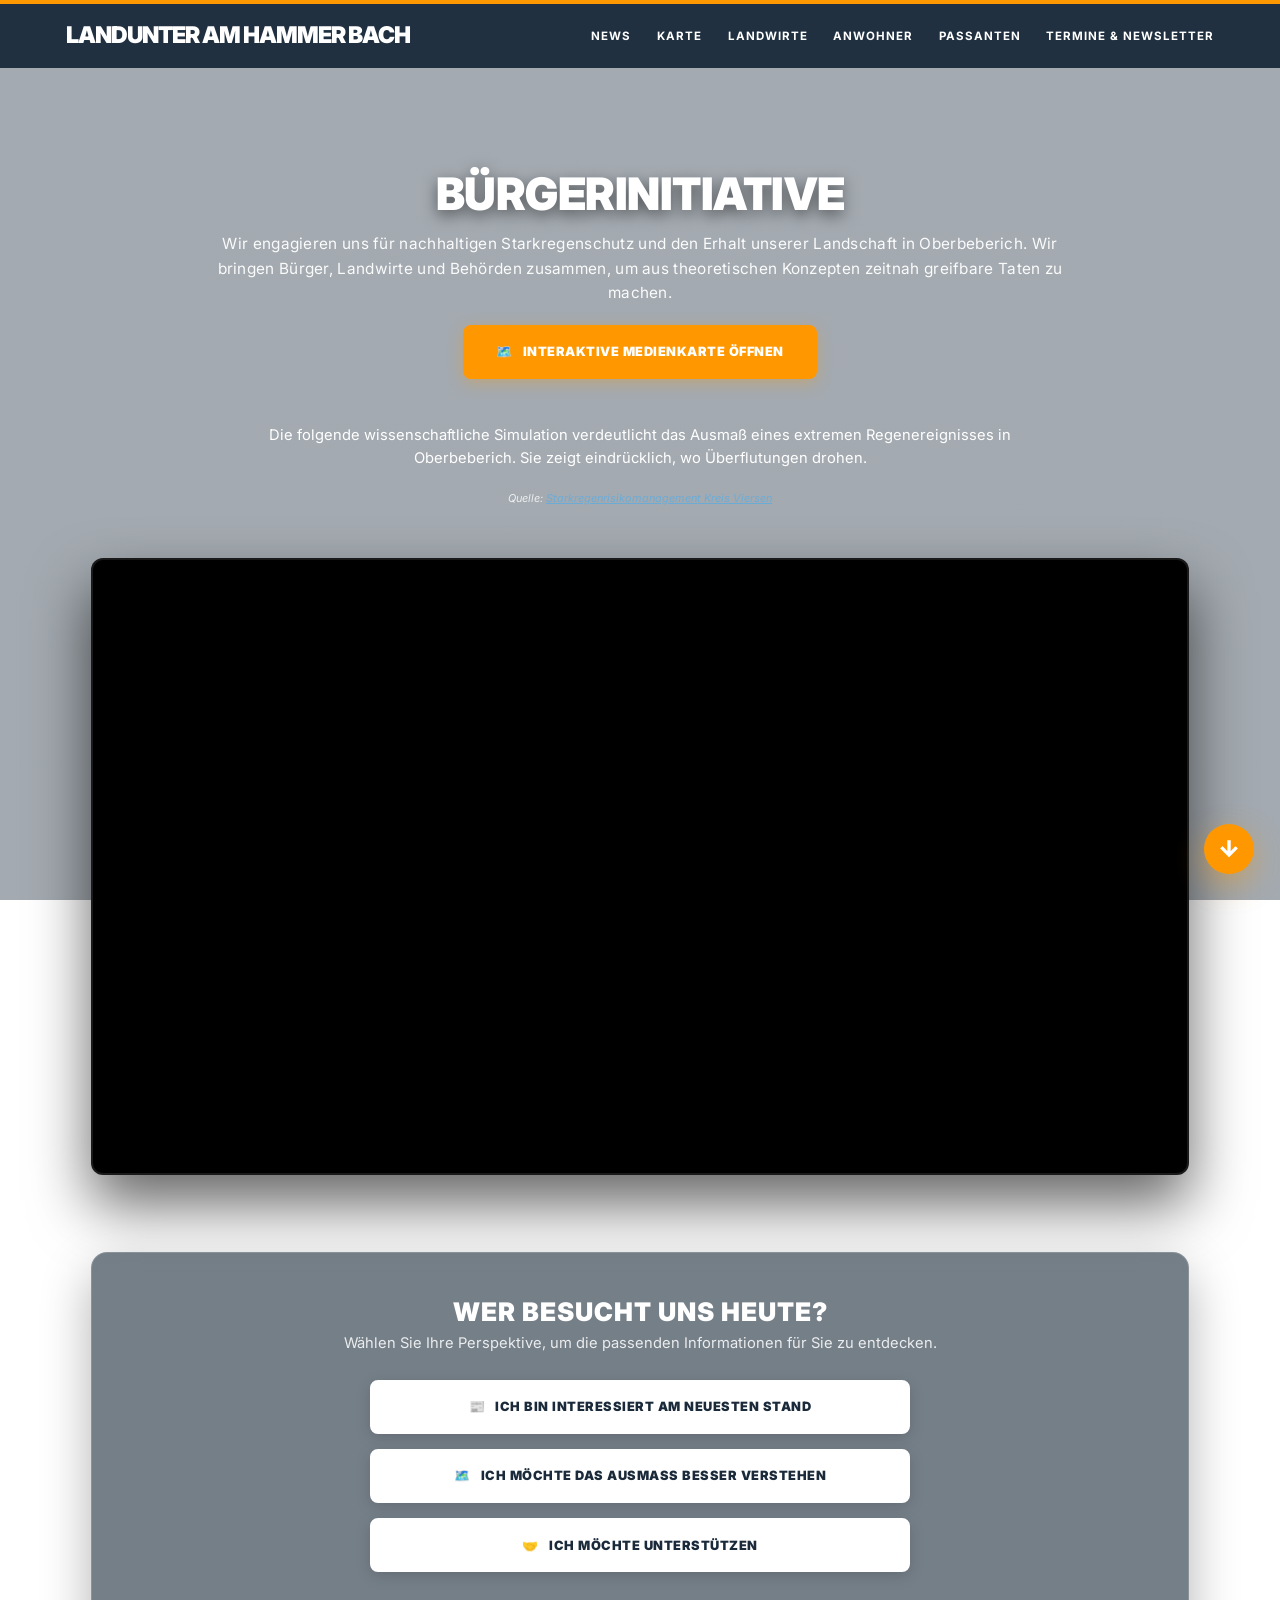
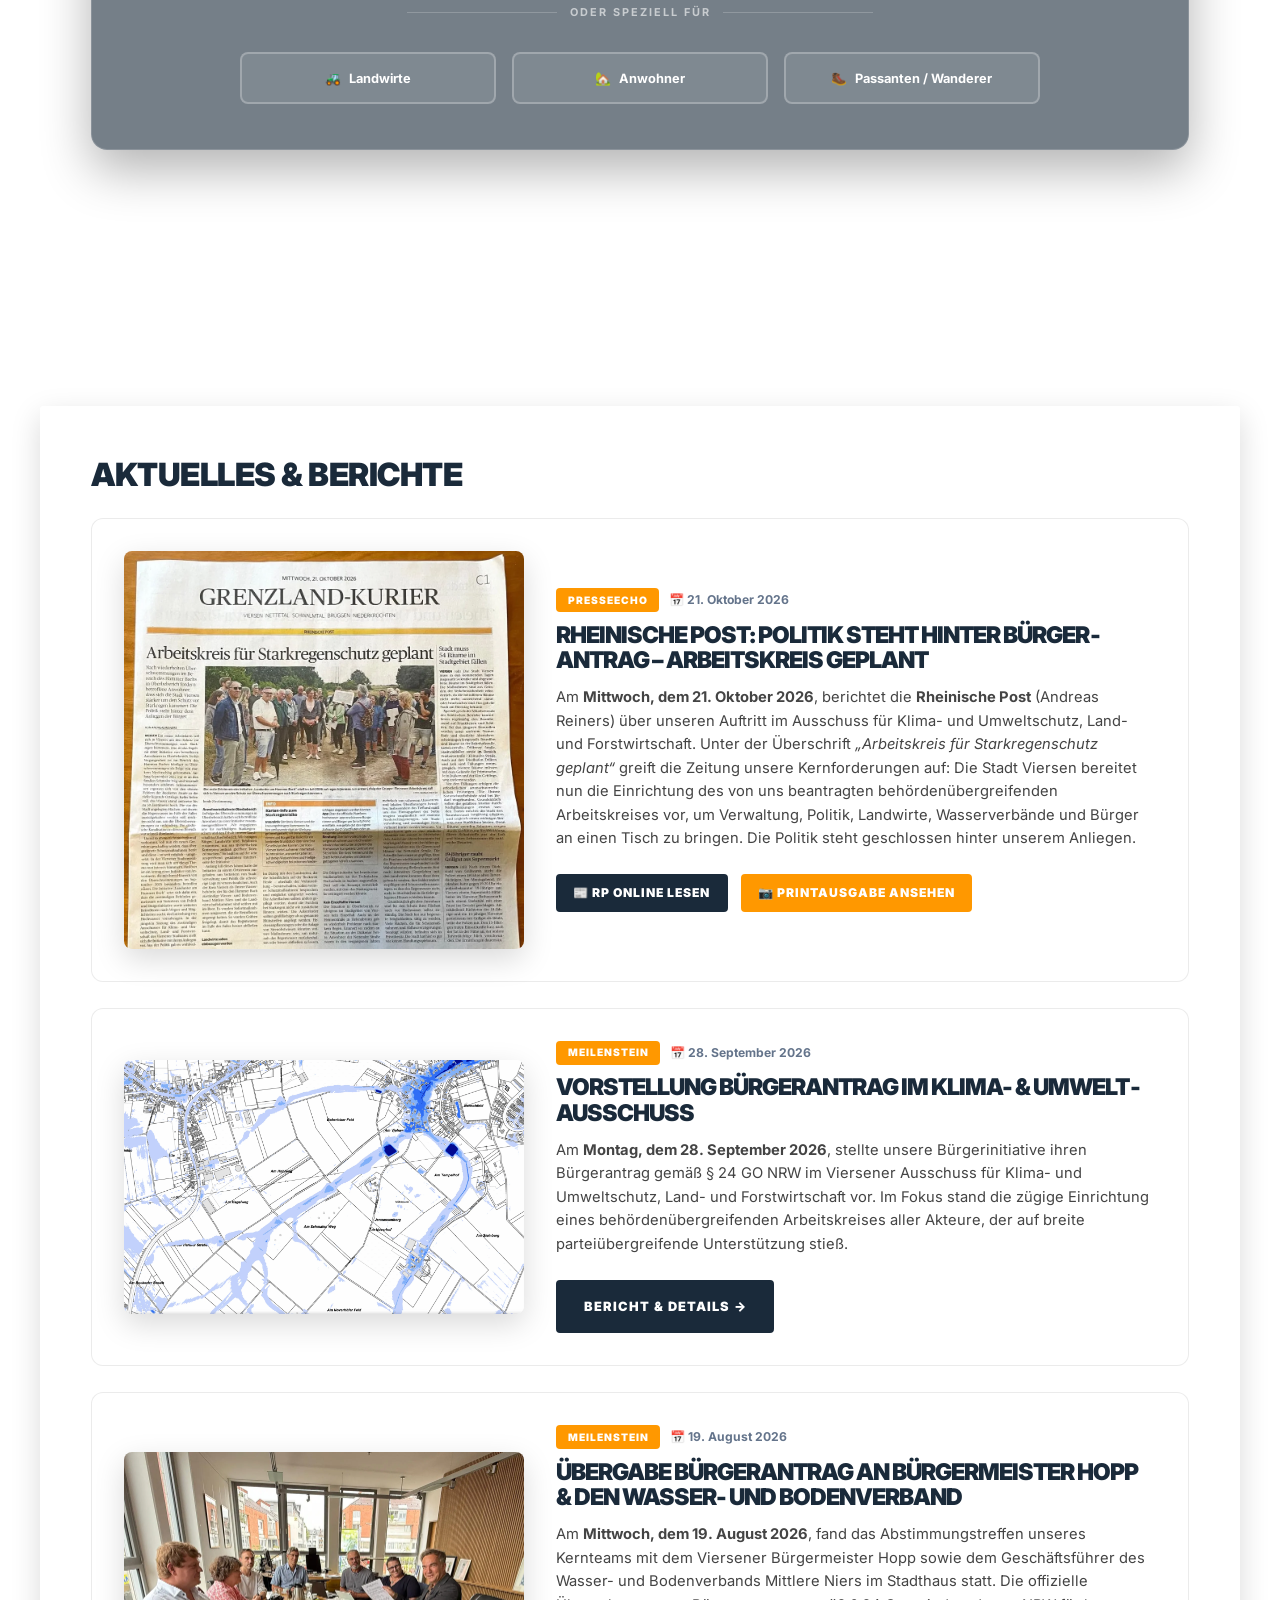
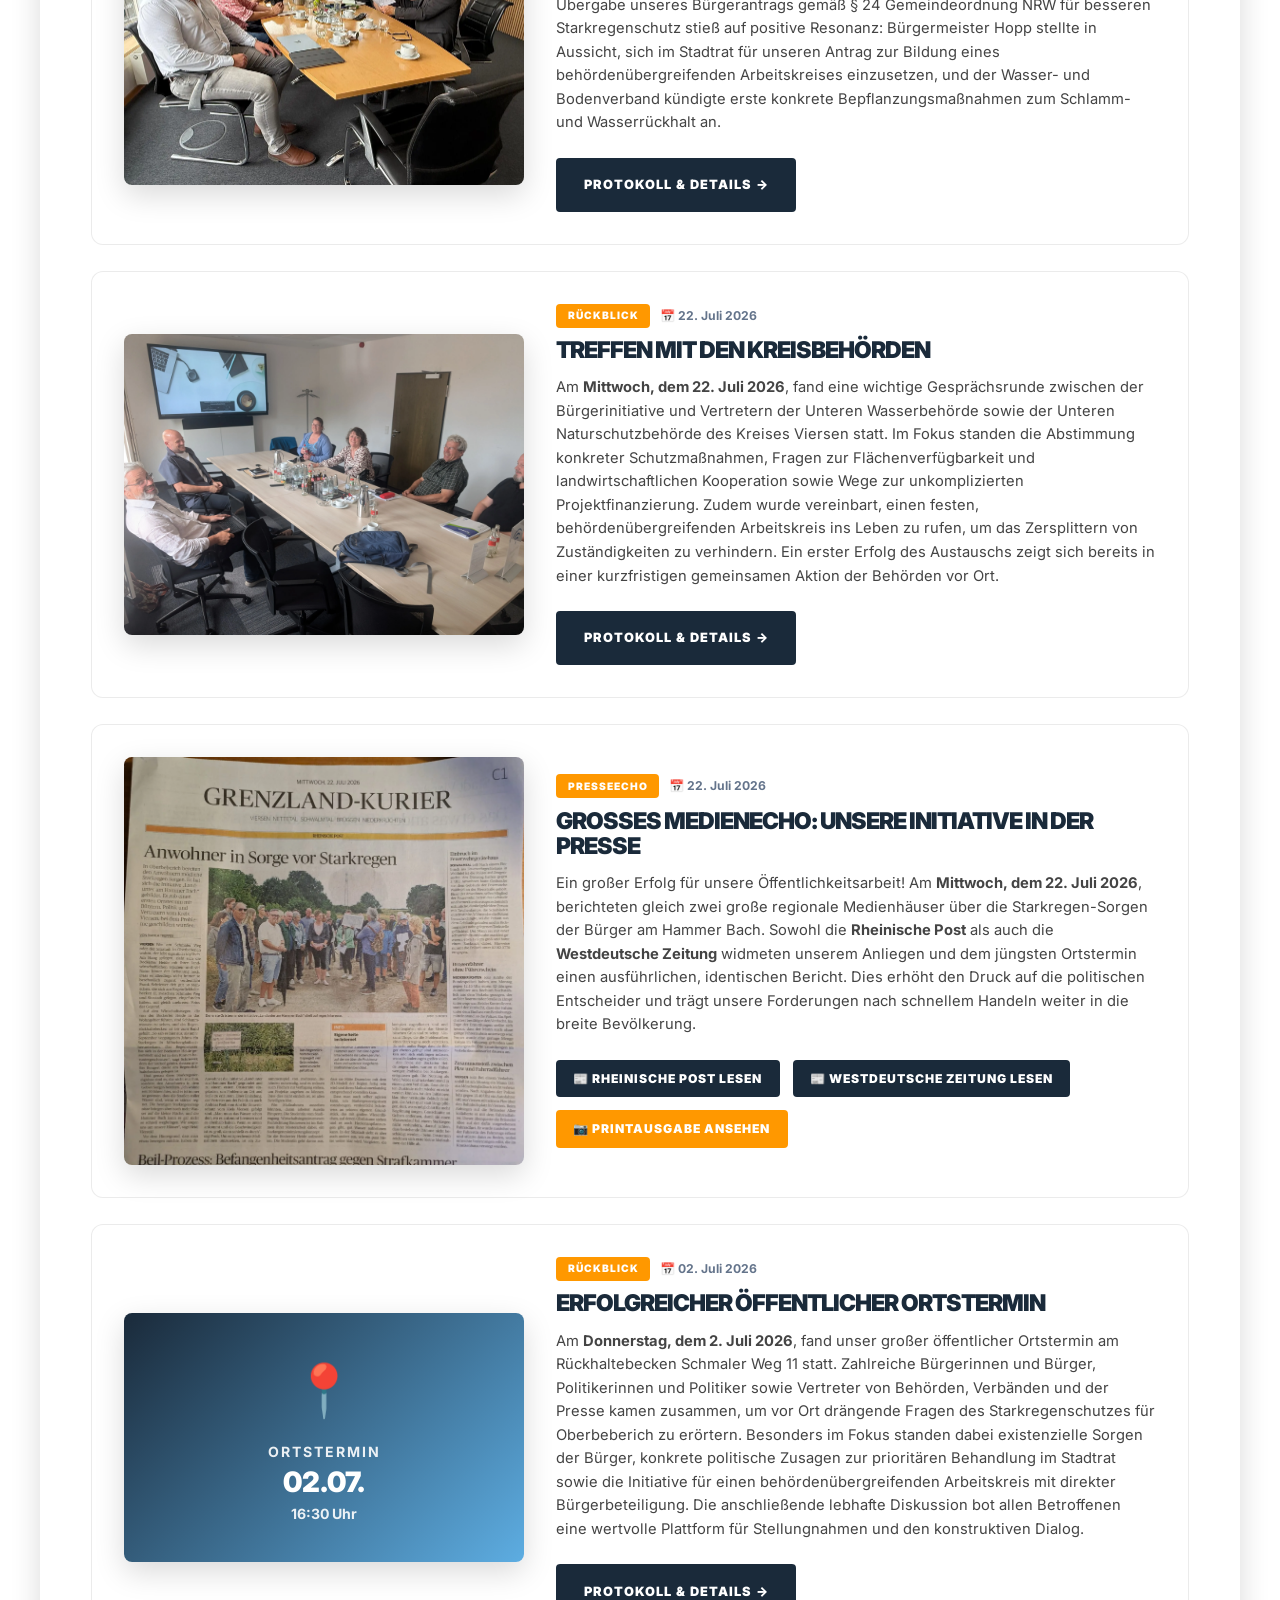
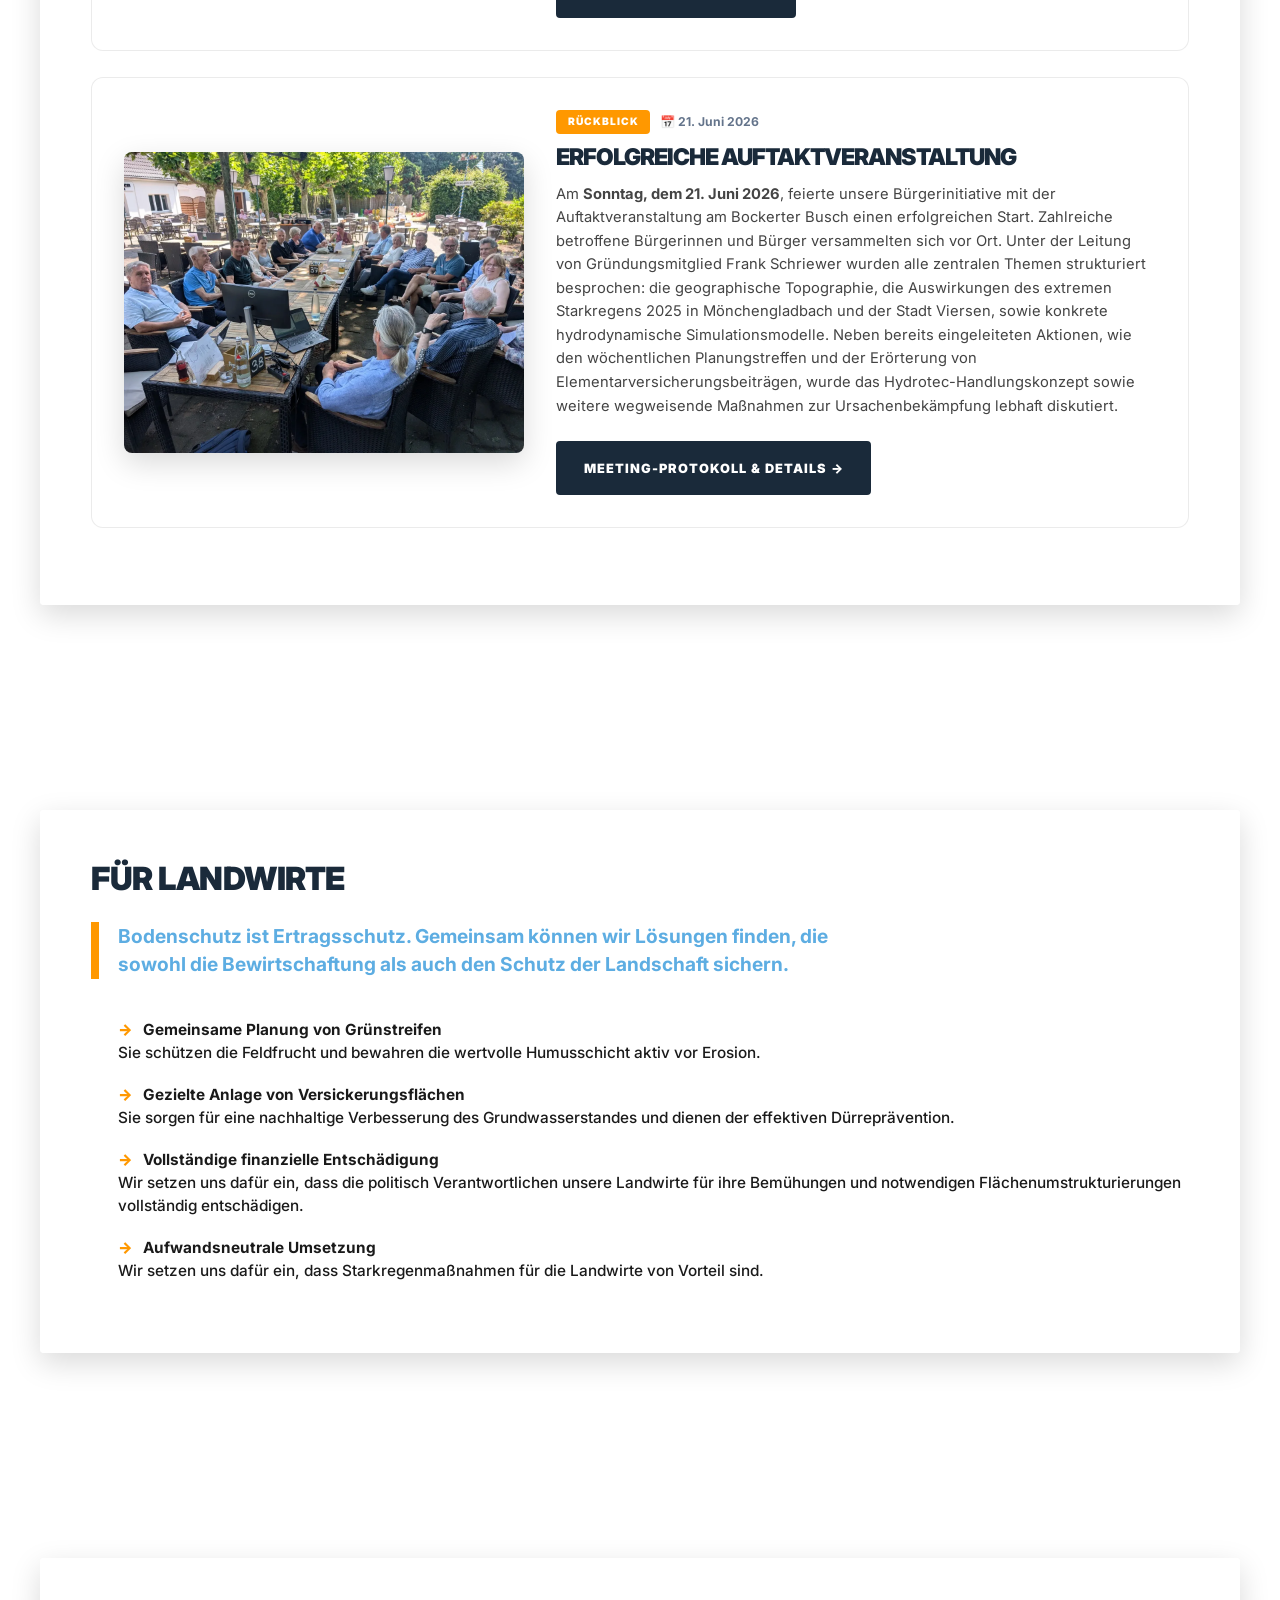
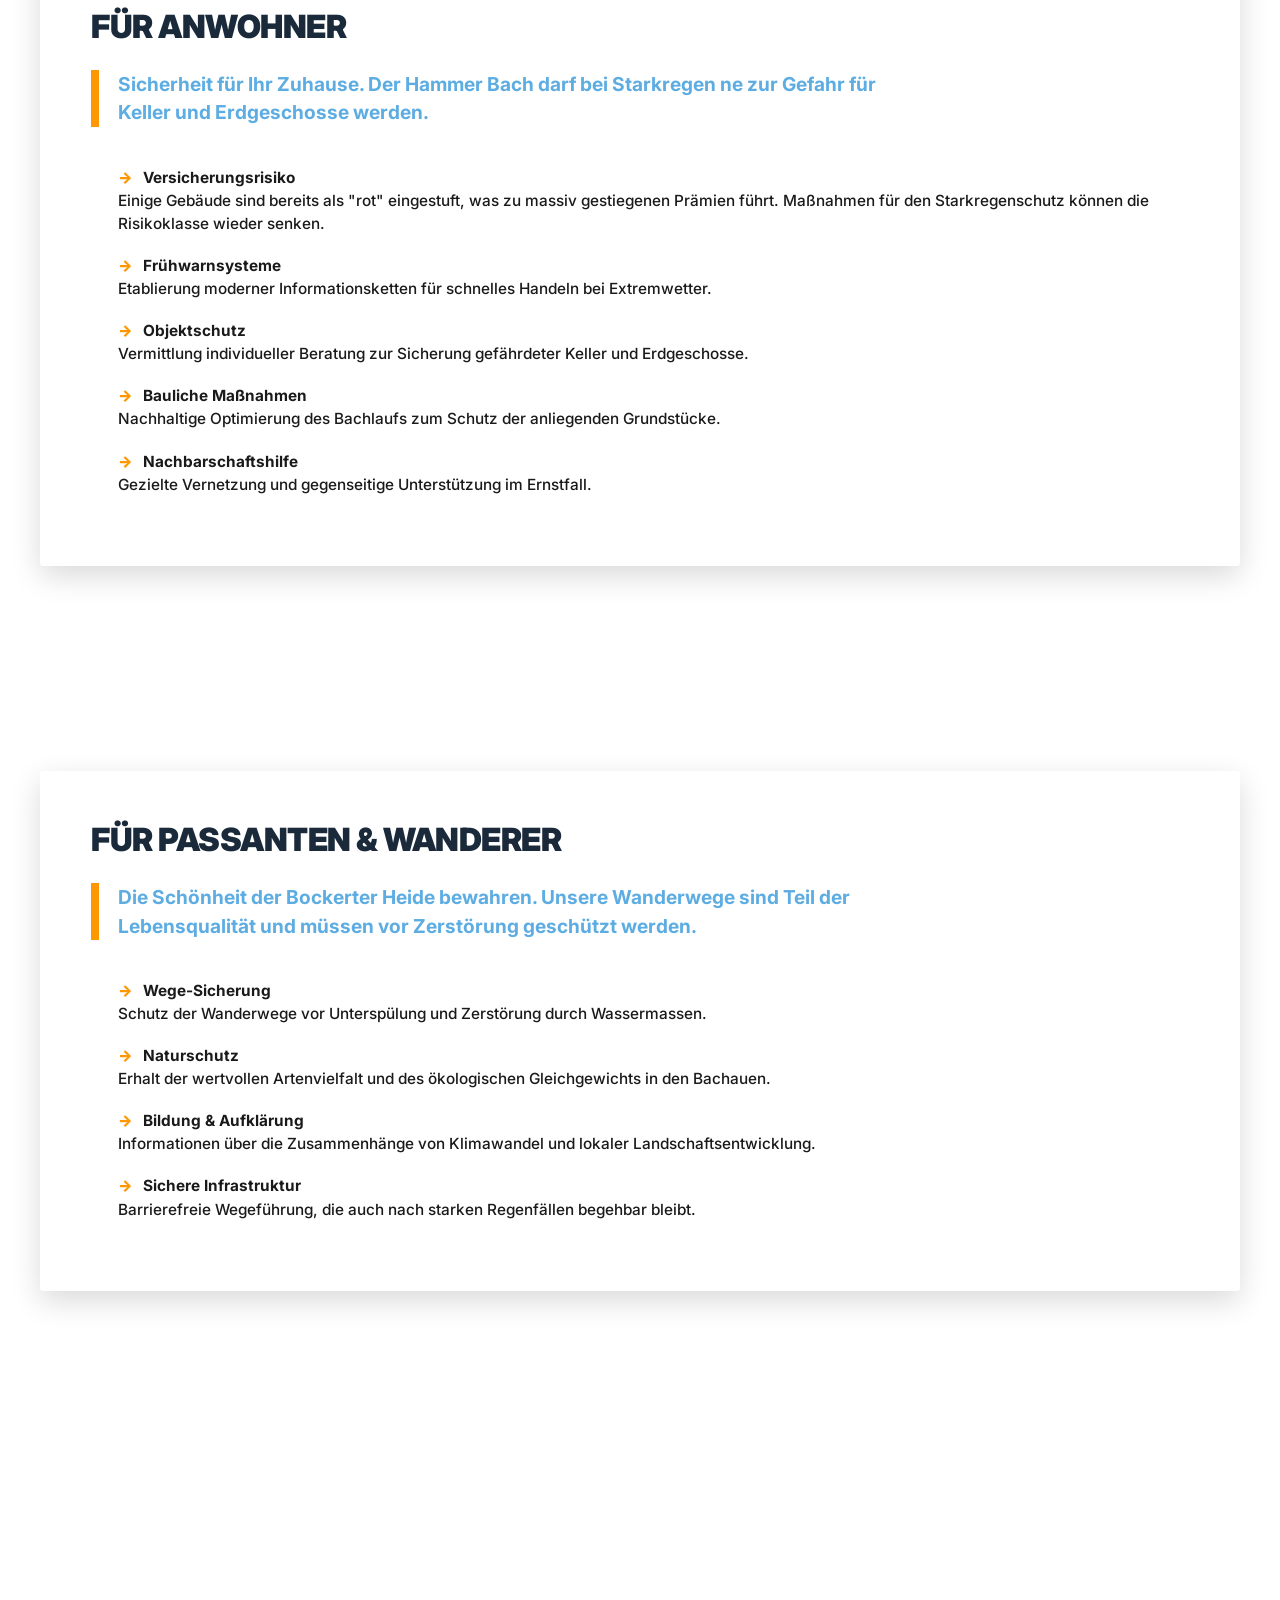
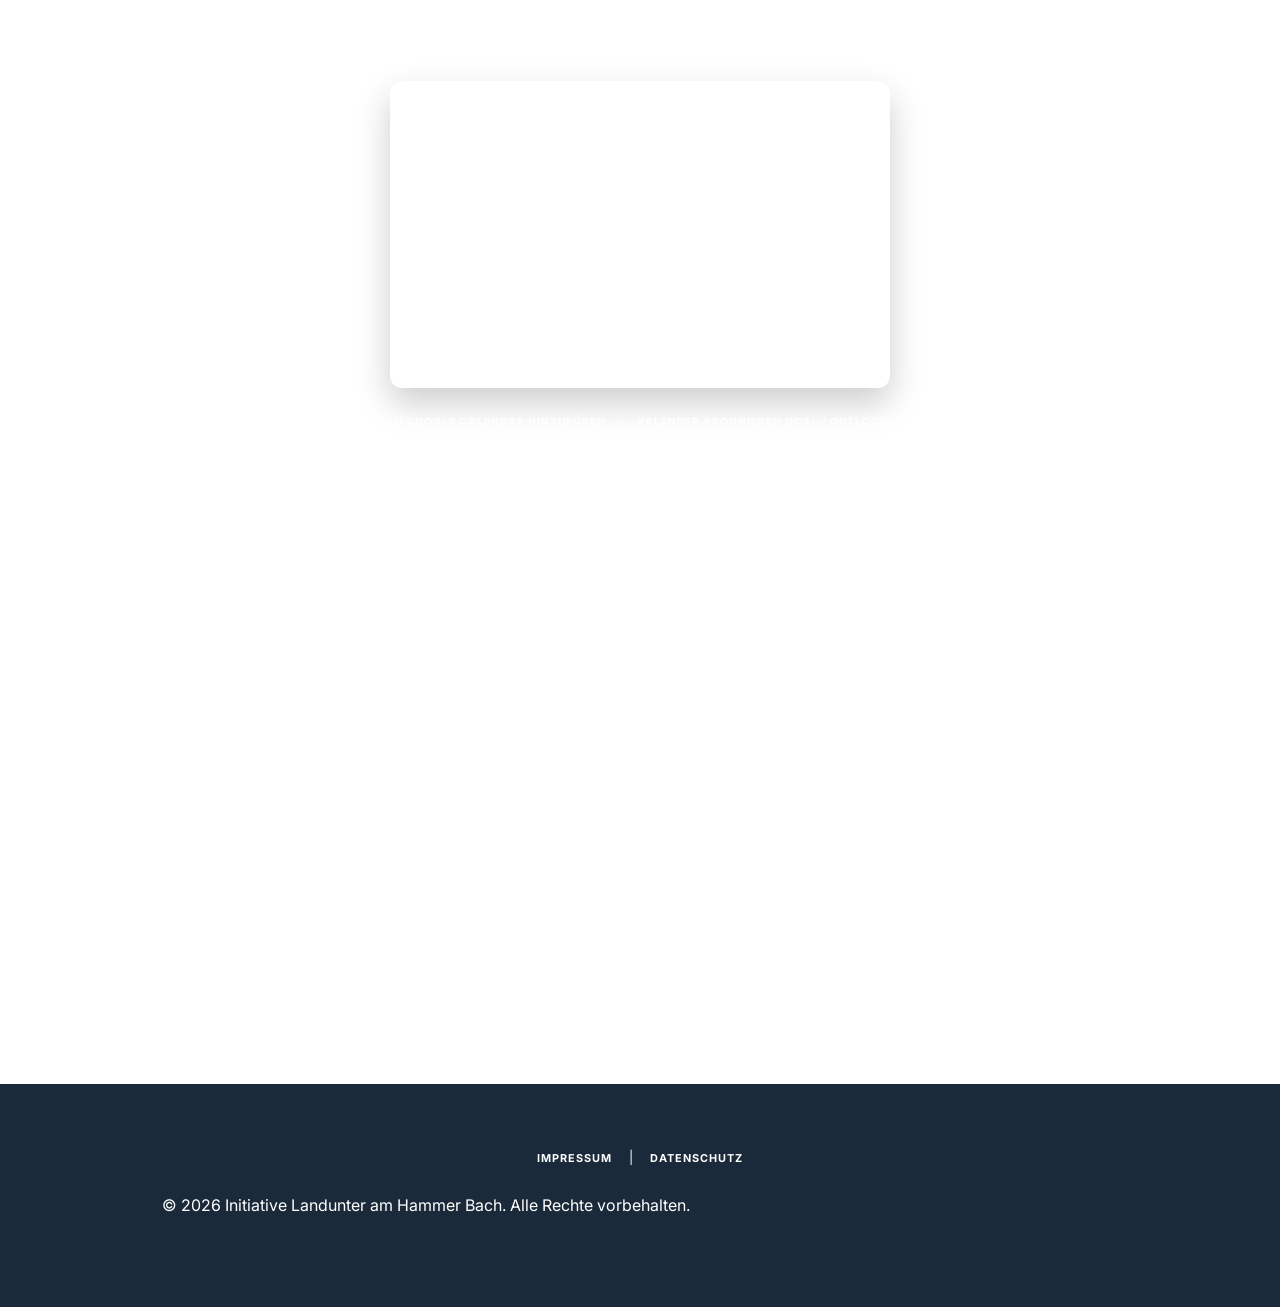
<file: index.html>
<!DOCTYPE html>
<html lang="de">
<head>
    <meta charset="UTF-8">
    <meta name="viewport" content="width=device-width, initial-scale=1.0">
    <title>Landunter am Hammer&nbsp;Bach - Starkregenschutz im Fokus</title>
    <link rel="stylesheet" href="style.css">
    <script src="header.js"></script>
</head>
<body id="top">
    <div class="bg-fixed-container">
        <div id="bg-layer-1" class="bg-layer active" style="background-image: linear-gradient(rgba(26, 42, 58, 0.4), rgba(26, 42, 58, 0.4)), url('https://images.unsplash.com/photo-1595867005771-4d3e811d0886?auto=format&fit=crop&w=1920&q=80');"></div>
        <div id="bg-layer-2" class="bg-layer"></div>
    </div>
    <header>
        <nav>
            <div class="logo"><a href="#top">Landunter am Hammer&nbsp;Bach</a></div>
            <ul>
                <li><a href="#news">News</a></li>
                <li><a href="karte.html">Karte</a></li>
                <li><a href="#landwirte">Landwirte</a></li>
                <li><a href="#anwohner">Anwohner</a></li>
                <li><a href="#passanten">Passanten</a></li>
                <li><a href="#support" style="white-space: nowrap;">Termine&nbsp;&amp;&nbsp;Newsletter</a></li>
            </ul>
        </nav>
    </header>

    <main>
        <section id="intro">
            <div class="content-box">
                <div class="hero-text">
                    <h1>Bürgerinitiative</h1>
                    <p style="font-size: 1.2rem; max-width: 850px; margin: 0 auto 3rem; line-height: 1.6; opacity: 0.95; letter-spacing: 0.3px;">
                        Wir engagieren uns für nachhaltigen Starkregenschutz und den Erhalt unserer Landschaft in Oberbeberich. Wir bringen Bürger, Landwirte und Behörden zusammen, um aus theoretischen Konzepten zeitnah greifbare Taten zu machen.
                    </p>
                    
                    <!-- Link to the Interactive Map -->
                    <div style="margin-top: -1.5rem; margin-bottom: 3.5rem;">
                        <a href="karte.html" class="cta-button" style="display: inline-flex; align-items: center; gap: 0.8rem; background-color: var(--accent-color); color: var(--white); border: 2px solid var(--accent-color); padding: 1.2rem 2.4rem; border-radius: 8px; font-weight: 900; text-transform: uppercase; letter-spacing: 0.5px; transition: all 0.3s; box-shadow: 0 4px 15px rgba(255, 152, 0, 0.3); text-decoration: none;" onmouseover="this.style.backgroundColor='var(--white)'; this.style.borderColor='var(--white)'; this.style.color='var(--primary-color)'; this.style.boxShadow='0 10px 25px rgba(255, 255, 255, 0.25)'; this.style.transform='translateY(-5px)';" onmouseout="this.style.backgroundColor='var(--accent-color)'; this.style.borderColor='var(--accent-color)'; this.style.color='var(--white)'; this.style.boxShadow='0 4px 15px rgba(255, 152, 0, 0.3)'; this.style.transform='translateY(0)';">
                            <span>🗺️</span> Interaktive Medienkarte &ouml;ffnen
                        </a>
                    </div>

                    <p style="font-size: 1.15rem; max-width: 800px; margin: 0 auto 1.5rem; line-height: 1.6;">Die folgende wissenschaftliche Simulation verdeutlicht das Ausmaß eines extremen Regenereignisses in Oberbeberich. Sie zeigt eindrücklich, wo Überflutungen drohen.</p>
                    <cite style="display: block; font-size: 0.85rem; margin-bottom: 2rem; opacity: 0.8;">Quelle: <a href="https://www.kreis-viersen.de/themen/klima/klimafolgenanpassung/starkregenrisikomanagement" target="_blank" rel="noopener" style="color: var(--secondary-color); text-decoration: underline;">Starkregenrisikomanagement Kreis Viersen</a></cite>
                </div>

                <div class="video-container">
                    <iframe src="https://mapview.hydrotec.de/models/SR-Simulation-KVIE-extremes-Ereignis/?view=51.234502493382365%2C6.387061424813323%2C16.38099702501109" 
                            width="100%" 
                            height="100%" 
                            style="border:0;" 
                            allowfullscreen="" 
                            loading="lazy">
                    </iframe>
                </div>

                <div id="portal" class="cta-box" style="scroll-margin-top: 100px; margin-top: 6rem; background: rgba(26, 42, 58, 0.6); backdrop-filter: blur(20px); border: 1px solid rgba(255, 255, 255, 0.15); border-radius: 16px; padding: 3.5rem 2rem; text-align: center; box-shadow: 0 20px 50px rgba(0, 0, 0, 0.3);">
                    <h2 style="font-size: 2rem; font-weight: 900; text-transform: uppercase; color: var(--white); margin-bottom: 0.5rem; letter-spacing: 1px;">Wer besucht uns heute?</h2>
                    <p style="font-size: 1.15rem; opacity: 0.85; max-width: 600px; margin: 0 auto 3rem; color: var(--white); line-height: 1.5;">Wählen Sie Ihre Perspektive, um die passenden Informationen für Sie zu entdecken.</p>
                    
                    <div style="display: flex; flex-direction: column; gap: 1.5rem; max-width: 800px; margin: 0 auto;">
                        <!-- Primary Actions -->
                        <div style="display: flex; flex-direction: column; gap: 1.2rem; max-width: 540px; margin: 0 auto; width: 100%;">
                            <a href="#news" class="cta-button" style="display: flex; align-items: center; justify-content: center; gap: 0.8rem; background-color: var(--white); color: var(--primary-color); border: 2px solid var(--white); padding: 1.2rem; border-radius: 8px; font-weight: 900; text-transform: uppercase; letter-spacing: 0.5px; transition: all 0.3s; box-shadow: 0 4px 15px rgba(0,0,0,0.15);">
                                <span>📰</span> Ich bin interessiert am neuesten Stand
                            </a>
                            <a href="karte.html" class="cta-button" style="display: flex; align-items: center; justify-content: center; gap: 0.8rem; background-color: var(--white); color: var(--primary-color); border: 2px solid var(--white); padding: 1.2rem; border-radius: 8px; font-weight: 900; text-transform: uppercase; letter-spacing: 0.5px; transition: all 0.3s; box-shadow: 0 4px 15px rgba(0,0,0,0.15);">
                                <span>🗺️</span> Ich möchte das Ausmaß besser verstehen
                            </a>
                            <a href="#support" class="cta-button" style="display: flex; align-items: center; justify-content: center; gap: 0.8rem; background-color: var(--white); color: var(--primary-color); border: 2px solid var(--white); padding: 1.2rem; border-radius: 8px; font-weight: 900; text-transform: uppercase; letter-spacing: 0.5px; transition: all 0.3s; box-shadow: 0 4px 15px rgba(0,0,0,0.15);">
                                <span>🤝</span> Ich möchte unterstützen
                            </a>
                        </div>
                        
                        <!-- Divider -->
                        <div style="display: flex; align-items: center; justify-content: center; margin: 1rem 0; width: 100%;">
                            <span style="height: 1px; background: rgba(255, 255, 255, 0.2); flex: 1; max-width: 150px;"></span>
                            <span style="padding: 0 1rem; font-size: 0.85rem; text-transform: uppercase; letter-spacing: 2px; opacity: 0.6; font-weight: 700; color: var(--white);">Oder speziell für</span>
                            <span style="height: 1px; background: rgba(255, 255, 255, 0.2); flex: 1; max-width: 150px;"></span>
                        </div>
                        
                        <!-- Audience Specific Actions -->
                        <div style="display: grid; grid-template-columns: repeat(auto-fit, minmax(220px, 1fr)); gap: 1.2rem; width: 100%;">
                            <a href="#landwirte" class="cta-button" style="display: flex; align-items: center; justify-content: center; gap: 0.6rem; background: rgba(255,255,255,0.08); color: var(--white); border: 2px solid rgba(255,255,255,0.25); padding: 1.1rem; border-radius: 8px; font-weight: bold; font-size: 1rem; text-transform: none; letter-spacing: normal; transition: all 0.3s;">
                                <span>🚜</span> Landwirte
                            </a>
                            <a href="#anwohner" class="cta-button" style="display: flex; align-items: center; justify-content: center; gap: 0.6rem; background: rgba(255,255,255,0.08); color: var(--white); border: 2px solid rgba(255,255,255,0.25); padding: 1.1rem; border-radius: 8px; font-weight: bold; font-size: 1rem; text-transform: none; letter-spacing: normal; transition: all 0.3s;">
                                <span>🏡</span> Anwohner
                            </a>
                            <a href="#passanten" class="cta-button" style="display: flex; align-items: center; justify-content: center; gap: 0.6rem; background: rgba(255,255,255,0.08); color: var(--white); border: 2px solid rgba(255,255,255,0.25); padding: 1.1rem; border-radius: 8px; font-weight: bold; font-size: 1rem; text-transform: none; letter-spacing: normal; transition: all 0.3s;">
                                <span>🥾</span> Passanten / Wanderer
                            </a>
                        </div>
                    </div>
                </div>
            </div>
        </section>

        <section id="news">
            <div class="content-box">
                <h2>Aktuelles &amp; Berichte</h2>
                <div class="content-wrapper" style="text-align: left;">
                    <div class="news-card" style="display: flex; gap: 2.5rem; background: rgba(255, 255, 255, 0.05); padding: 2.5rem; border-radius: 12px; border: 1px solid rgba(0, 0, 0, 0.08); margin-bottom: 2rem; flex-wrap: wrap; align-items: center; justify-content: center;">
                        <div style="flex: 1 1 300px; max-width: 420px; border-radius: 8px; overflow: hidden; box-shadow: var(--shadow);">
                            <a href="images/2026-10-21_rheinische-post.webp" target="_blank" rel="noopener">
                                <img src="images/2026-10-21_rheinische-post.webp" alt="Zeitungsartikel Rheinische Post vom 21.10.2026: Arbeitskreis für Starkregenschutz geplant" style="width: 100%; height: auto; display: block;" />
                            </a>
                        </div>
                        <div style="flex: 2 1 400px; color: var(--text-color);">
                            <div style="display: flex; align-items: center; gap: 0.8rem; margin-bottom: 0.8rem; flex-wrap: wrap;">
                                <span style="display: inline-block; background-color: var(--accent-color); color: var(--white); padding: 0.35rem 0.9rem; border-radius: 4px; font-weight: 900; font-size: 0.8rem; text-transform: uppercase; letter-spacing: 1px;">Presseecho</span>
                                <span style="color: #64748b; font-weight: 700; font-size: 0.95rem;">📅 21. Oktober 2026</span>
                            </div>
                            <h3 style="font-size: 1.8rem; font-weight: 900; color: var(--primary-color); margin-bottom: 1rem; text-transform: uppercase; letter-spacing: -1px; line-height: 1.1;">Rheinische Post: Politik steht hinter Bürger&shy;antrag – Arbeits&shy;kreis geplant</h3>
                            <p style="font-size: 1.15rem; margin-bottom: 1.8rem; line-height: 1.6; color: #444;">Am <strong>Mittwoch, dem 21. Oktober 2026</strong>, berichtet die <strong>Rheinische Post</strong> (Andreas Reiners) über unseren Auftritt im Ausschuss für Klima- und Umweltschutz, Land- und Forstwirtschaft. Unter der Überschrift <em>„Arbeitskreis für Starkregenschutz geplant“</em> greift die Zeitung unsere Kernforderungen auf: Die Stadt Viersen bereitet nun die Einrichtung des von uns beantragten behördenübergreifenden Arbeitskreises vor, um Verwaltung, Politik, Landwirte, Wasserverbände und Bürger an einen Tisch zu bringen. Die Politik steht geschlossen hinter unserem Anliegen.</p>
                            <div style="display: flex; gap: 1rem; flex-wrap: wrap;">
                                <a href="https://rp-online.de/nrw/staedte/viersen/viersen-arbeitskreis-fuer-starkregenschutz-geplant_aid-155638075" target="_blank" rel="noopener" class="cta-button" style="background-color: var(--primary-color); color: var(--white); border: 2px solid var(--primary-color); display: inline-block; text-decoration: none; padding: 0.6rem 1.2rem; font-size: 0.95rem;">📰 RP Online lesen</a>
                                <a href="images/2026-10-21_rheinische-post.webp" target="_blank" rel="noopener" class="cta-button" style="background-color: var(--accent-color); color: var(--white); border: 2px solid var(--accent-color); display: inline-block; text-decoration: none; padding: 0.6rem 1.2rem; font-size: 0.95rem;">📷 Printausgabe ansehen</a>
                            </div>
                        </div>
                    </div>

                    <div class="news-card" style="display: flex; gap: 2.5rem; background: rgba(255, 255, 255, 0.05); padding: 2.5rem; border-radius: 12px; border: 1px solid rgba(0, 0, 0, 0.08); margin-bottom: 2rem; flex-wrap: wrap; align-items: center; justify-content: center;">
                        <div style="flex: 1 1 300px; max-width: 420px; border-radius: 8px; overflow: hidden; box-shadow: var(--shadow);">
                            <a href="events/2026-09-28.html">
                                <img src="images/2026-06-24_10-30-33_topographie-bockerter-heide.webp" alt="Hydrodynamische Simulation und Topographie Bockerter Heide" style="width: 100%; height: auto; display: block;" />
                            </a>
                        </div>
                        <div style="flex: 2 1 400px; color: var(--text-color);">
                            <div style="display: flex; align-items: center; gap: 0.8rem; margin-bottom: 0.8rem; flex-wrap: wrap;">
                                <span style="display: inline-block; background-color: var(--accent-color); color: var(--white); padding: 0.35rem 0.9rem; border-radius: 4px; font-weight: 900; font-size: 0.8rem; text-transform: uppercase; letter-spacing: 1px;">Meilenstein</span>
                                <span style="color: #64748b; font-weight: 700; font-size: 0.95rem;">📅 28. September 2026</span>
                            </div>
                            <h3 style="font-size: 1.8rem; font-weight: 900; color: var(--primary-color); margin-bottom: 1rem; text-transform: uppercase; letter-spacing: -1px; line-height: 1.1;">Vorstellung Bürger&shy;antrag im Klima- &amp; Umwelt&shy;ausschuss</h3>
                            <p style="font-size: 1.15rem; margin-bottom: 1.8rem; line-height: 1.6; color: #444;">Am <strong>Montag, dem 28. September 2026</strong>, stellte unsere Bürgerinitiative ihren Bürgerantrag gemäß § 24 GO NRW im Viersener Ausschuss für Klima- und Umweltschutz, Land- und Forstwirtschaft vor. Im Fokus stand die zügige Einrichtung eines behördenübergreifenden Arbeitskreises aller Akteure, der auf breite parteiübergreifende Unterstützung stieß.</p>
                            <a href="events/2026-09-28.html" class="cta-button" style="background-color: var(--primary-color); color: var(--white); border: 2px solid var(--primary-color); display: inline-block;">Bericht &amp; Details &rarr;</a>
                        </div>
                    </div>

                    <div class="news-card" style="display: flex; gap: 2.5rem; background: rgba(255, 255, 255, 0.05); padding: 2.5rem; border-radius: 12px; border: 1px solid rgba(0, 0, 0, 0.08); margin-bottom: 2rem; flex-wrap: wrap; align-items: center; justify-content: center;">
                        <div style="flex: 1 1 300px; max-width: 420px; border-radius: 8px; overflow: hidden; box-shadow: var(--shadow);">
                            <img src="images/2026-08-19.webp" alt="Erfolgreiches Treffen mit Bürgermeister Hopp und dem Wasser- und Bodenverband" style="width: 100%; height: auto; display: block;" />
                        </div>
                        <div style="flex: 2 1 400px; color: var(--text-color);">
                            <div style="display: flex; align-items: center; gap: 0.8rem; margin-bottom: 0.8rem; flex-wrap: wrap;">
                                <span style="display: inline-block; background-color: var(--accent-color); color: var(--white); padding: 0.35rem 0.9rem; border-radius: 4px; font-weight: 900; font-size: 0.8rem; text-transform: uppercase; letter-spacing: 1px;">Meilenstein</span>
                                <span style="color: #64748b; font-weight: 700; font-size: 0.95rem;">📅 19. August 2026</span>
                            </div>
                            <h3 style="font-size: 1.8rem; font-weight: 900; color: var(--primary-color); margin-bottom: 1rem; text-transform: uppercase; letter-spacing: -1px; line-height: 1.1;">Übergabe Bürger&shy;antrag an Bürgermeister Hopp &amp; den Wasser- und Bodenverband</h3>
                            <p style="font-size: 1.15rem; margin-bottom: 1.8rem; line-height: 1.6; color: #444;">Am <strong>Mittwoch, dem 19. August 2026</strong>, fand das Abstimmungstreffen unseres Kernteams mit dem Viersener Bürgermeister Hopp sowie dem Geschäftsführer des Wasser- und Bodenverbands Mittlere Niers im Stadthaus statt. Die offizielle Übergabe unseres Bürgerantrags gemäß § 24 Gemeindeordnung NRW für besseren Starkregenschutz stieß auf positive Resonanz: Bürgermeister Hopp stellte in Aussicht, sich im Stadtrat für unseren Antrag zur Bildung eines behördenübergreifenden Arbeitskreises einzusetzen, und der Wasser- und Bodenverband kündigte erste konkrete Bepflanzungsmaßnahmen zum Schlamm- und Wasserrückhalt an.</p>
                            <a href="events/2026-08-19.html" class="cta-button" style="background-color: var(--primary-color); color: var(--white); border: 2px solid var(--primary-color); display: inline-block;">Protokoll &amp; Details &rarr;</a>
                        </div>
                    </div>

                    <div class="news-card" style="display: flex; gap: 2.5rem; background: rgba(255, 255, 255, 0.05); padding: 2.5rem; border-radius: 12px; border: 1px solid rgba(0, 0, 0, 0.08); margin-bottom: 2rem; flex-wrap: wrap; align-items: center; justify-content: center;">
                        <div style="flex: 1 1 300px; max-width: 420px; border-radius: 8px; overflow: hidden; box-shadow: var(--shadow);">
                            <img src="images/2026-07-22.webp" alt="Treffen mit den Kreisbehörden des Kreises Viersen" style="width: 100%; height: auto; display: block;" />
                        </div>
                        <div style="flex: 2 1 400px; color: var(--text-color);">
                            <div style="display: flex; align-items: center; gap: 0.8rem; margin-bottom: 0.8rem; flex-wrap: wrap;">
                                <span style="display: inline-block; background-color: var(--accent-color); color: var(--white); padding: 0.35rem 0.9rem; border-radius: 4px; font-weight: 900; font-size: 0.8rem; text-transform: uppercase; letter-spacing: 1px;">Rückblick</span>
                                <span style="color: #64748b; font-weight: 700; font-size: 0.95rem;">📅 22. Juli 2026</span>
                            </div>
                            <h3 style="font-size: 1.8rem; font-weight: 900; color: var(--primary-color); margin-bottom: 1rem; text-transform: uppercase; letter-spacing: -1px; line-height: 1.1;">Treffen mit den Kreis&shy;behörden</h3>
                            <p style="font-size: 1.15rem; margin-bottom: 1.8rem; line-height: 1.6; color: #444;">Am <strong>Mittwoch, dem 22. Juli 2026</strong>, fand eine wichtige Gesprächsrunde zwischen der Bürgerinitiative und Vertretern der Unteren Wasserbehörde sowie der Unteren Naturschutzbehörde des Kreises Viersen statt. Im Fokus standen die Abstimmung konkreter Schutzmaßnahmen, Fragen zur Flächenverfügbarkeit und landwirtschaftlichen Kooperation sowie Wege zur unkomplizierten Projektfinanzierung. Zudem wurde vereinbart, einen festen, behördenübergreifenden Arbeitskreis ins Leben zu rufen, um das Zersplittern von Zuständigkeiten zu verhindern. Ein erster Erfolg des Austauschs zeigt sich bereits in einer kurzfristigen gemeinsamen Aktion der Behörden vor Ort.</p>
                            <a href="events/2026-07-22.html" class="cta-button" style="background-color: var(--primary-color); color: var(--white); border: 2px solid var(--primary-color); display: inline-block;">Protokoll &amp; Details &rarr;</a>
                        </div>
                    </div>

                    <div class="news-card" style="display: flex; gap: 2.5rem; background: rgba(255, 255, 255, 0.05); padding: 2.5rem; border-radius: 12px; border: 1px solid rgba(0, 0, 0, 0.08); margin-bottom: 2rem; flex-wrap: wrap; align-items: center; justify-content: center;">
                        <div style="flex: 1 1 300px; max-width: 420px; border-radius: 8px; overflow: hidden; box-shadow: var(--shadow);">
                            <a href="images/2026-07-22_rheinische-post.webp" target="_blank" rel="noopener">
                                <img src="images/2026-07-22_rheinische-post.webp" alt="Zeitungsartikel Rheinische Post vom 22.07.2026" style="width: 100%; height: auto; display: block;" />
                            </a>
                        </div>
                        <div style="flex: 2 1 400px; color: var(--text-color);">
                            <div style="display: flex; align-items: center; gap: 0.8rem; margin-bottom: 0.8rem; flex-wrap: wrap;">
                                <span style="display: inline-block; background-color: var(--accent-color); color: var(--white); padding: 0.35rem 0.9rem; border-radius: 4px; font-weight: 900; font-size: 0.8rem; text-transform: uppercase; letter-spacing: 1px;">Presseecho</span>
                                <span style="color: #64748b; font-weight: 700; font-size: 0.95rem;">📅 22. Juli 2026</span>
                            </div>
                            <h3 style="font-size: 1.8rem; font-weight: 900; color: var(--primary-color); margin-bottom: 1rem; text-transform: uppercase; letter-spacing: -1px; line-height: 1.1;">Großes Medienecho: Unsere Initiative in der Presse</h3>
                            <p style="font-size: 1.15rem; margin-bottom: 1.8rem; line-height: 1.6; color: #444;">Ein großer Erfolg für unsere Öffentlichkeitsarbeit! Am <strong>Mittwoch, dem 22. Juli 2026</strong>, berichteten gleich zwei große regionale Medienhäuser über die Starkregen-Sorgen der Bürger am Hammer Bach. Sowohl die <strong>Rheinische Post</strong> als auch die <strong>Westdeutsche Zeitung</strong> widmeten unserem Anliegen und dem jüngsten Ortstermin einen ausführlichen, identischen Bericht. Dies erhöht den Druck auf die politischen Entscheider und trägt unsere Forderungen nach schnellem Handeln weiter in die breite Bevölkerung.</p>
                            <div style="display: flex; gap: 1rem; flex-wrap: wrap;">
                                <a href="https://rp-online.de/nrw/staedte/viersen/starkregen-in-viersen-initiative-am-hammer-bach_aid-151411977" target="_blank" rel="noopener" class="cta-button" style="background-color: var(--primary-color); color: var(--white); border: 2px solid var(--primary-color); display: inline-block; text-decoration: none; padding: 0.6rem 1.2rem; font-size: 0.95rem;">📰 Rheinische Post lesen</a>
                                <a href="https://www.wz.de/nrw/kreis-viersen/viersen/anwohner-in-sorge-vor-starkregen_aid-151889673" target="_blank" rel="noopener" class="cta-button" style="background-color: var(--primary-color); color: var(--white); border: 2px solid var(--primary-color); display: inline-block; text-decoration: none; padding: 0.6rem 1.2rem; font-size: 0.95rem;">📰 Westdeutsche Zeitung lesen</a>
                                <a href="images/2026-07-22_rheinische-post.webp" target="_blank" rel="noopener" class="cta-button" style="background-color: var(--accent-color); color: var(--white); border: 2px solid var(--accent-color); display: inline-block; text-decoration: none; padding: 0.6rem 1.2rem; font-size: 0.95rem;">📷 Printausgabe ansehen</a>
                            </div>
                        </div>
                    </div>

                    <div class="news-card" style="display: flex; gap: 2.5rem; background: rgba(255, 255, 255, 0.05); padding: 2.5rem; border-radius: 12px; border: 1px solid rgba(0, 0, 0, 0.08); margin-bottom: 2rem; flex-wrap: wrap; align-items: center; justify-content: center;">
                        <div style="flex: 1 1 300px; max-width: 420px; display: flex; flex-direction: column; gap: 1.2rem;">
                            <div style="border-radius: 8px; overflow: hidden; box-shadow: var(--shadow); background: linear-gradient(135deg, var(--primary-color) 0%, var(--secondary-color) 100%); padding: 3rem 2rem; text-align: center; color: var(--white); display: flex; flex-direction: column; align-items: center; justify-content: center;">
                                <span style="font-size: 4rem; margin-bottom: 1rem;">📍</span>
                                <span style="font-size: 1.1rem; font-weight: 700; text-transform: uppercase; letter-spacing: 2px; margin-bottom: 0.5rem; opacity: 0.9;">Ortstermin</span>
                                <span style="font-size: 2.2rem; font-weight: 900; line-height: 1;">02.07.</span>
                                <span style="font-size: 1.1rem; font-weight: 700; margin-top: 0.5rem; opacity: 0.9;">16:30 Uhr</span>
                            </div>
                        </div>
                        <div style="flex: 2 1 400px; color: var(--text-color);">
                            <div style="display: flex; align-items: center; gap: 0.8rem; margin-bottom: 0.8rem; flex-wrap: wrap;">
                                <span style="display: inline-block; background-color: var(--accent-color); color: var(--white); padding: 0.35rem 0.9rem; border-radius: 4px; font-weight: 900; font-size: 0.8rem; text-transform: uppercase; letter-spacing: 1px;">Rückblick</span>
                                <span style="color: #64748b; font-weight: 700; font-size: 0.95rem;">📅 02. Juli 2026</span>
                            </div>
                            <h3 style="font-size: 1.8rem; font-weight: 900; color: var(--primary-color); margin-bottom: 1rem; text-transform: uppercase; letter-spacing: -1px; line-height: 1.1;">Erfolgreicher öffentlicher Orts&shy;termin</h3>
                            <p style="font-size: 1.15rem; margin-bottom: 1.8rem; line-height: 1.6; color: #444;">Am <strong>Donnerstag, dem 2. Juli 2026</strong>, fand unser großer öffentlicher Ortstermin am Rückhaltebecken Schmaler Weg 11 statt. Zahlreiche Bürgerinnen und Bürger, Politikerinnen und Politiker sowie Vertreter von Behörden, Verbänden und der Presse kamen zusammen, um vor Ort drängende Fragen des Starkregenschutzes für Oberbeberich zu erörtern. Besonders im Fokus standen dabei existenzielle Sorgen der Bürger, konkrete politische Zusagen zur prioritären Behandlung im Stadtrat sowie die Initiative für einen behördenübergreifenden Arbeitskreis mit direkter Bürgerbeteiligung. Die anschließende lebhafte Diskussion bot allen Betroffenen eine wertvolle Plattform für Stellungnahmen und den konstruktiven Dialog.</p>
                            <a href="events/2026-07-02.html" class="cta-button" style="background-color: var(--primary-color); color: var(--white); border: 2px solid var(--primary-color); display: inline-block;">Protokoll &amp; Details &rarr;</a>
                        </div>
                    </div>

                    <div class="news-card" style="display: flex; gap: 2.5rem; background: rgba(255, 255, 255, 0.05); padding: 2.5rem; border-radius: 12px; border: 1px solid rgba(0, 0, 0, 0.08); margin-bottom: 2rem; flex-wrap: wrap; align-items: center; justify-content: center;">
                        <div style="flex: 1 1 300px; max-width: 420px; border-radius: 8px; overflow: hidden; box-shadow: var(--shadow);">
                            <img src="images/2026-06-21_12-05_small.webp" alt="Erfolgreiche Auftaktveranstaltung der Bürgerinitiative" style="width: 100%; height: auto; display: block;" />
                        </div>
                        <div style="flex: 2 1 400px; color: var(--text-color);">
                            <div style="display: flex; align-items: center; gap: 0.8rem; margin-bottom: 0.8rem; flex-wrap: wrap;">
                                <span style="display: inline-block; background-color: var(--accent-color); color: var(--white); padding: 0.35rem 0.9rem; border-radius: 4px; font-weight: 900; font-size: 0.8rem; text-transform: uppercase; letter-spacing: 1px;">Rückblick</span>
                                <span style="color: #64748b; font-weight: 700; font-size: 0.95rem;">📅 21. Juni 2026</span>
                            </div>
                            <h3 style="font-size: 1.8rem; font-weight: 900; color: var(--primary-color); margin-bottom: 1rem; text-transform: uppercase; letter-spacing: -1px; line-height: 1.1;">Erfolgreiche Auftakt&shy;veranstaltung</h3>
                            <p style="font-size: 1.15rem; margin-bottom: 1.8rem; line-height: 1.6; color: #444;">Am <strong>Sonntag, dem 21. Juni 2026</strong>, feierte unsere Bürgerinitiative mit der Auftaktveranstaltung am Bockerter Busch einen erfolgreichen Start. Zahlreiche betroffene Bürgerinnen und Bürger versammelten sich vor Ort. Unter der Leitung von Gründungsmitglied Frank Schriewer wurden alle zentralen Themen strukturiert besprochen: die geographische Topographie, die Auswirkungen des extremen Starkregens 2025 in Mönchengladbach und der Stadt Viersen, sowie konkrete hydrodynamische Simulationsmodelle. Neben bereits eingeleiteten Aktionen, wie den wöchentlichen Planungstreffen und der Erörterung von Elementarversicherungsbeiträgen, wurde das Hydrotec-Handlungskonzept sowie weitere wegweisende Maßnahmen zur Ursachenbekämpfung lebhaft diskutiert.</p>
                            <a href="events/2026-06-21.html" class="cta-button" style="background-color: var(--primary-color); color: var(--white); border: 2px solid var(--primary-color); display: inline-block;">Meeting-Protokoll &amp; Details &rarr;</a>
                        </div>
                    </div>
                </div>
            </div>
        </section>

        <section id="landwirte">
            <div class="content-box">
                <h2>Für Landwirte</h2>
                <div class="content-wrapper">
                    <div class="text-block">
                        <p class="section-intro">Bodenschutz ist Ertragsschutz. Gemeinsam können wir Lösungen finden, die sowohl die Bewirtschaftung als auch den Schutz der Landschaft sichern.</p>
                        <ul class="bullet-points">
                            <li><strong>Gemeinsame Planung von Grünstreifen</strong><br>Sie schützen die Feldfrucht und bewahren die wertvolle Humusschicht aktiv vor Erosion.</li>
                            <li><strong>Gezielte Anlage von Versickerungsflächen</strong><br>Sie sorgen für eine nachhaltige Verbesserung des Grundwasserstandes und dienen der effektiven Dürreprävention.</li>
                            <li><strong>Vollständige finanzielle Entschädigung</strong><br>Wir setzen uns dafür ein, dass die politisch Verantwortlichen unsere Landwirte für ihre Bemühungen und notwendigen Flächenumstrukturierungen vollständig entschädigen.</li>
                            <li><strong>Aufwandsneutrale Umsetzung</strong><br>Wir setzen uns dafür ein, dass Starkregenmaßnahmen für die Landwirte von Vorteil sind.</li>
                        </ul>
                    </div>
                </div>
            </div>
        </section>

        <section id="anwohner">
            <div class="content-box">
                <h2>Für Anwohner</h2>
                <div class="content-wrapper">
                    <div class="text-block">
                        <p class="section-intro">Sicherheit für Ihr Zuhause. Der Hammer&nbsp;Bach darf bei Starkregen ne zur Gefahr für Keller und Erdgeschosse werden.</p>
                        <ul class="bullet-points">
                            <li><strong>Versicherungsrisiko</strong><br>Einige Gebäude sind bereits als "rot" eingestuft, was zu massiv gestiegenen Prämien führt. Maßnahmen für den Starkregenschutz können die Risikoklasse wieder senken.</li>
                            <li><strong>Frühwarnsysteme</strong><br>Etablierung moderner Informationsketten für schnelles Handeln bei Extremwetter.</li>
                            <li><strong>Objektschutz</strong><br>Vermittlung individueller Beratung zur Sicherung gefährdeter Keller und Erdgeschosse.</li>
                            <li><strong>Bauliche Maßnahmen</strong><br>Nachhaltige Optimierung des Bachlaufs zum Schutz der anliegenden Grundstücke.</li>
                            <li><strong>Nachbarschaftshilfe</strong><br>Gezielte Vernetzung und gegenseitige Unterstützung im Ernstfall.</li>
                        </ul>
                    </div>
                </div>
            </div>
        </section>
<section id="passanten">
    <div class="content-box">
        <h2>Für Passanten & Wanderer</h2>
        <div class="content-wrapper">
            <div class="text-block">
                <p class="section-intro">Die Schönheit der Bockerter Heide bewahren. Unsere Wanderwege sind Teil der Lebensqualität und müssen vor Zerstörung geschützt werden.</p>
                <ul class="bullet-points">
                    <li><strong>Wege-Sicherung</strong><br>Schutz der Wanderwege vor Unterspülung und Zerstörung durch Wassermassen.</li>
                    <li><strong>Naturschutz</strong><br>Erhalt der wertvollen Artenvielfalt und des ökologischen Gleichgewichts in den Bachauen.</li>
                    <li><strong>Bildung & Aufklärung</strong><br>Informationen über die Zusammenhänge von Klimawandel und lokaler Landschaftsentwicklung.</li>
                    <li><strong>Sichere Infrastruktur</strong><br>Barrierefreie Wegeführung, die auch nach starken Regenfällen begehbar bleibt.</li>
                </ul>
            </div>
        </div>
    </div>
</section>

<section id="support">
    <div class="content-box">
        <h2>Unterstützen Sie Uns</h2>
        <div class="support-content">
            <p>Bleiben Sie auf dem Laufenden: In unserem Terminkalender finden Sie alle anstehenden Versammlungen, Informationsabende und Vor-Ort-Termine unserer Bürgerinitiative.</p>
            <div id="calendar-widget-container" class="calendar-widget">
                <p style="text-align: center; color: var(--white); opacity: 0.8;">Termine werden geladen...</p>
            </div>
            
            <div class="calendar-actions" style="margin: -2rem auto 4rem; text-align: center; position: relative; z-index: 10;">
                <a href="https://calendar.google.com/calendar/render?cid=253746780ebc4846c481b64aa2bf690ad48db507746a6cbe13d3d834357f4222%40group.calendar.google.com" target="_blank" rel="noopener">Zu Google Calendar hinzufügen</a>
                <span class="dot-separator">•</span>
                <a href="webcal://calendar.google.com/calendar/ical/253746780ebc4846c481b64aa2bf690ad48db507746a6cbe13d3d834357f4222%40group.calendar.google.com/public/basic.ics">Kalender abonnieren (iCal / Outlook)</a>
            </div>

            <script>
            document.addEventListener("DOMContentLoaded", function() {
                loadCalendarEvents();
            });

            async function loadCalendarEvents() {
                var container = document.getElementById("calendar-widget-container");
                var calendarId = "253746780ebc4846c481b64aa2bf690ad48db507746a6cbe13d3d834357f4222@group.calendar.google.com";
                var icsUrl = "https://calendar.google.com/calendar/ical/" + encodeURIComponent(calendarId) + "/public/basic.ics";
                
                // Use reef-proxy.onrender.com as the primary browser-friendly CORS proxy
                var proxyUrl = "https://reef-proxy.onrender.com/get?url=" + encodeURIComponent(icsUrl);
                
                try {
                    var response = await fetch(proxyUrl);
                    if (!response.ok) throw new Error("Fetch failed");
                    var text = await response.text();
                    
                    var events = parseICS(text);
                    if (events.length === 0) {
                        showFallbackIframe(container, calendarId);
                        return;
                    }
                    
                    renderEvents(container, events);
                } catch (error) {
                    console.error("Error loading calendar events:", error);
                    showFallbackIframe(container, calendarId);
                }
            }

            function parseICS(icsText) {
                var events = [];
                // Unfold lines
                var lines = icsText.replace(/\r\n/g, "\n").replace(/\n /g, "").split("\n");
                var currentEvent = null;
                
                for (var i = 0; i < lines.length; i++) {
                    var line = lines[i];
                    if (line.startsWith("BEGIN:VEVENT")) {
                        currentEvent = {};
                    } else if (line.startsWith("END:VEVENT") && currentEvent) {
                        if (currentEvent.start) {
                            events.push(currentEvent);
                        }
                        currentEvent = null;
                    } else if (currentEvent) {
                        var colonIdx = line.indexOf(":");
                        if (colonIdx !== -1) {
                            var key = line.substring(0, colonIdx);
                            var val = line.substring(colonIdx + 1);
                            
                            val = val.replace(/\\,/g, ",").replace(/\\;/g, ";").replace(/\\n/gi, "\n").replace(/\\r/g, "").trim();
                            
                            if (key.startsWith("SUMMARY")) currentEvent.summary = val;
                            else if (key.startsWith("DTSTART")) currentEvent.start = val;
                            else if (key.startsWith("DTEND")) currentEvent.end = val;
                            else if (key.startsWith("LOCATION")) currentEvent.location = val;
                            else if (key.startsWith("DESCRIPTION")) currentEvent.description = val;
                        }
                    }
                }
                return events;
            }

            function prettifyDescription(text) {
                if (!text) return "";
                
                var html = text;
                
                // Ensure all anchor links have target="_blank" and rel="noopener"
                html = html.replace(/<a\s+(?!.*?target=)[^>]*href="([^"]*)"[^>]*>(.*?)<\/a>/gi, '<a href="$1" target="_blank" rel="noopener">$2</a>');
                
                // Replace any raw newlines (\n) with <br> to support plain text calendars too,
                // but only if there are no rich block tags like <ul> or <p> to avoid double gaps.
                if (!html.includes("<ul") && !html.includes("<p") && !html.includes("<br")) {
                    html = html.replace(/\n/g, "<br>");
                }
                
                return html;
            }

            function renderEvents(container, events) {
                // Parse date strings and sort events chronologically
                events.forEach(function(ev) {
                    var val = ev.start;
                    var year = val.substring(0, 4);
                    var month = val.substring(4, 6);
                    var day = val.substring(6, 8);
                    
                    var hour = "00";
                    var minute = "00";
                    var tIdx = val.indexOf("T");
                    if (tIdx !== -1) {
                        var timePart = val.substring(tIdx + 1);
                        hour = timePart.substring(0, 2);
                        minute = timePart.substring(2, 4);
                    }
                    
                    var isoStr = year + "-" + month + "-" + day + "T" + hour + ":" + minute + ":00" + (val.endsWith("Z") ? "Z" : "");
                    ev.dateObj = new Date(isoStr);
                });
                
                // Sort chronologically
                events.sort((a, b) => a.dateObj - b.dateObj);
                
                // Only show upcoming events (include events from today onwards)
                var today = new Date();
                today.setHours(0, 0, 0, 0);
                
                var upcomingEvents = events.filter(ev => ev.dateObj >= today);
                
                // If there are no upcoming events, show the most recent ones instead of an empty screen
                if (upcomingEvents.length === 0) {
                    upcomingEvents = events.slice(-2); // Get last 2 events
                }
                
                container.innerHTML = "";
                upcomingEvents.forEach(function(ev) {
                    var dateObj = ev.dateObj;
                    var dayNum = dateObj.getDate();
                    var monthName = dateObj.toLocaleDateString("de-DE", { month: "short" }).replace(".", "").toUpperCase();
                    
                    var dateStr = dateObj.toLocaleDateString("de-DE", { weekday: "long", day: "numeric", month: "long", year: "numeric" });
                    var timeStr = dateObj.toLocaleTimeString("de-DE", { hour: "2-digit", minute: "2-digit" }) + " Uhr";
                    
                    var summary = ev.summary || "Veranstaltung";
                    var location = ev.location || "";
                    var description = ev.description || "";
                    
                    // Prettify the native HTML/plain-text description
                    var cleanDesc = description ? prettifyDescription(description) : "";
                    
                    var card = document.createElement("div");
                    card.className = "event-card";
                    
                    var locationHref = "";
                    var locationMarkup = "";
                    if (location) {
                        var isUrl = location.startsWith("http://") || location.startsWith("https://");
                        locationHref = isUrl ? location : "https://www.google.com/maps/search/?api=1&query=" + encodeURIComponent(location);
                        locationMarkup = `<span>📍 <a href="${locationHref}" target="_blank" rel="noopener" class="event-location-link">${location}</a></span>`;
                    }
                    
                    var arrowMarkup = cleanDesc ? `<div class="event-toggle-arrow">↓</div>` : ``;
                    
                    card.innerHTML = `
                        <div class="event-date-badge">
                            <span class="day">${dayNum}</span>
                            <span class="month">${monthName}</span>
                        </div>
                        <div class="event-details">
                            <h3 class="event-title">${summary}</h3>
                            <div class="event-meta">
                                <span>🕒 ${dateStr}, ${timeStr}</span>
                                ${locationMarkup}
                            </div>
                            ${cleanDesc ? `<div class="event-description">${cleanDesc}</div>` : ""}
                        </div>
                        ${arrowMarkup}
                    `;
                    
                    // Stop event propagation when clicking on the location link to prevent card folding/unfolding
                    var link = card.querySelector(".event-location-link");
                    if (link) {
                        link.addEventListener("click", function(e) {
                            e.stopPropagation();
                        });
                    }
                    
                    // Stop event propagation when clicking on any links inside the description
                    var descLinks = card.querySelectorAll(".event-description a");
                    descLinks.forEach(function(l) {
                        l.addEventListener("click", function(e) {
                            e.stopPropagation();
                        });
                    });
                    
                    // Enable fold/unfold on click if there is a description
                    if (cleanDesc) {
                        card.addEventListener("click", function() {
                            card.classList.toggle("unfolded");
                        });
                    }
                    
                    container.appendChild(card);
                });
            }

            function showFallbackIframe(container, calendarId) {
                container.innerHTML = `
                    <div class="calendar-card" style="margin: 0 auto;">
                        <iframe src="https://calendar.google.com/calendar/embed?showTitle=0&amp;showNav=0&amp;showDate=0&amp;showPrint=0&amp;showTabs=0&amp;showCalendars=0&amp;showTz=0&amp;mode=AGENDA&amp;&amp;src=${encodeURIComponent(calendarId)}&amp;ctz=Europe%2FBerlin" 
                                style="border: 0;" width="100%" height="300" frameborder="0" scrolling="no">
                        </iframe>
                    </div>
                `;
            }
            </script>
            <iframe width="540" height="450" src="https://073f0d04.sibforms.com/serve/[base64]" frameborder="0" scrolling="no" allowfullscreen style="display: block;margin-left: auto;margin-right: auto;max-width: 100%;"></iframe>
        </div>
    </div>
</section>
</main>

<a href="#portal" id="portal-scroll-btn" class="floating-cta" style="width: 50px; height: 50px; padding: 0; display: flex; align-items: center; justify-content: center; font-size: 1.8rem; border-radius: 50%; box-shadow: 0 10px 30px rgba(255, 152, 0, 0.4); line-height: 1; opacity: 0; pointer-events: none; transition: opacity 0.3s, transform 0.3s, background-color 0.3s;" title="Zum Portal scrollen">↓</a>

<script>
document.addEventListener("DOMContentLoaded", function() {
    var portal = document.getElementById('portal');
    var btn = document.getElementById('portal-scroll-btn');
    if (!portal || !btn) return;

    function updateFloatingButton() {
        var rect = portal.getBoundingClientRect();
        var viewportHeight = window.innerHeight || document.documentElement.clientHeight;

        if (rect.bottom < 50) {
            // Portal is above viewport -> point UP
            btn.innerHTML = '↑';
            btn.style.opacity = '1';
            btn.style.pointerEvents = 'auto';
            btn.style.transform = 'scale(1)';
        } else if (rect.top > viewportHeight - 50) {
            // Portal is below viewport -> point DOWN
            btn.innerHTML = '↓';
            btn.style.opacity = '1';
            btn.style.pointerEvents = 'auto';
            btn.style.transform = 'scale(1)';
        } else {
            // Portal is visible -> disappear
            btn.style.opacity = '0';
            btn.style.pointerEvents = 'none';
            btn.style.transform = 'scale(0.8)';
        }
    }

    window.addEventListener('scroll', updateFloatingButton);
    window.addEventListener('resize', updateFloatingButton);
    updateFloatingButton(); // Run initially
});
</script>

<footer>
        <div class="footer-links">
            <a href="impressum.html">Impressum</a> | 
            <a href="datenschutz.html">Datenschutz</a>
        </div>
        <p>&copy; 2026 Initiative Landunter am Hammer&nbsp;Bach. Alle Rechte vorbehalten.</p>
    </footer>

    <script>
    document.addEventListener("DOMContentLoaded", function() {
        const bgData = {
            'intro': {
                img: 'https://images.unsplash.com/photo-1595867005771-4d3e811d0886?auto=format&fit=crop&w=1920&q=80',
                overlay: 'rgba(26, 42, 58, 0.4)'
            },
            'news': {
                img: 'https://images.unsplash.com/photo-1504711434969-e33886168f5c?q=80&w=2000&auto=format&fit=crop',
                overlay: 'rgba(26, 42, 58, 0)'
            },
            'landwirte': {
                img: 'https://images.unsplash.com/photo-1500382017468-9049fed747ef?q=80&w=2000&auto=format&fit=crop',
                overlay: 'rgba(26, 42, 58, 0)'
            },
            'anwohner': {
                img: 'https://images.unsplash.com/photo-1512917774080-9991f1c4c750?q=80&w=2000&auto=format&fit=crop',
                overlay: 'rgba(26, 42, 58, 0)'
            },
            'passanten': {
                img: 'https://images.unsplash.com/photo-1441974231531-c6227db76b6e?q=80&w=2000&auto=format&fit=crop',
                overlay: 'rgba(26, 42, 58, 0)'
            },
            'support': {
                img: 'https://images.unsplash.com/photo-1450101499163-c8848c66ca85?q=80&w=2070&auto=format&fit=crop',
                overlay: 'rgba(26, 42, 58, 0.8)'
            }
        };

        let currentLayer = 1;
        let activeSectionId = 'intro';

        function setBackground(sectionId) {
            if (activeSectionId === sectionId) return;
            activeSectionId = sectionId;

            const data = bgData[sectionId];
            if (!data) return;

            const nextLayer = currentLayer === 1 ? 2 : 1;
            const currentLayerEl = document.getElementById(`bg-layer-${currentLayer}`);
            const nextLayerEl = document.getElementById(`bg-layer-${nextLayer}`);

            nextLayerEl.style.backgroundImage = `linear-gradient(${data.overlay}, ${data.overlay}), url('${data.img}')`;
            
            nextLayerEl.classList.add('active');
            currentLayerEl.classList.remove('active');

            currentLayer = nextLayer;
        }

        const sections = document.querySelectorAll('main > section');

        function getActiveSectionId() {
            const viewportCenter = window.innerHeight / 2;
            let activeId = null;
            let minDistance = Infinity;

            sections.forEach(section => {
                const rect = section.getBoundingClientRect();
                if (rect.top <= viewportCenter && rect.bottom >= viewportCenter) {
                    activeId = section.id;
                }
                
                const distance = Math.abs((rect.top + rect.bottom) / 2 - viewportCenter);
                if (distance < minDistance) {
                    minDistance = distance;
                    if (!activeId) {
                        activeId = section.id;
                    }
                }
            });

            return activeId;
        }

        let ticking = false;

        function updateBackground() {
            const activeId = getActiveSectionId();
            if (activeId) {
                setBackground(activeId);
            }
        }

        function onScroll() {
            if (!ticking) {
                window.requestAnimationFrame(() => {
                    updateBackground();
                    ticking = false;
                });
                ticking = true;
            }
        }

        window.addEventListener('scroll', onScroll, { passive: true });
        window.addEventListener('resize', onScroll, { passive: true });
        
        // Set correct background on load
        updateBackground();
    });
    </script>
</body>
</html>
</file>
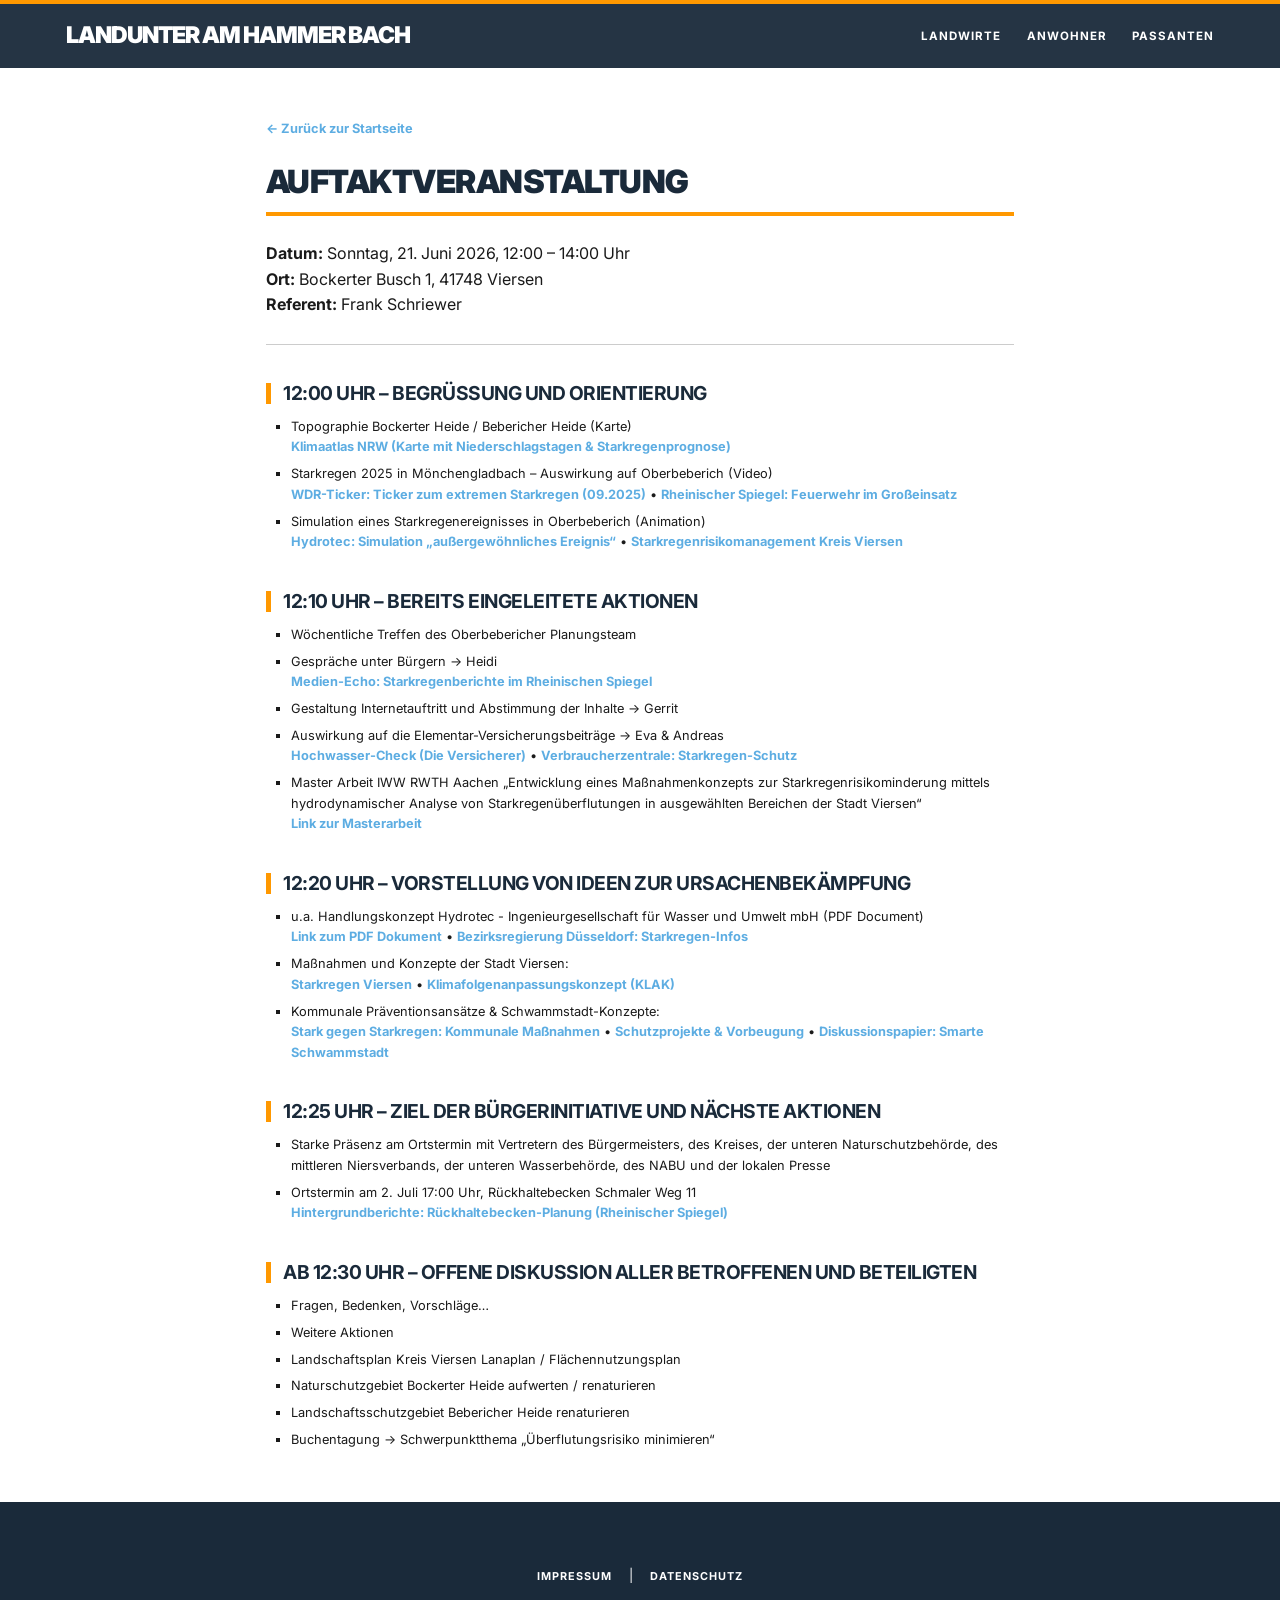
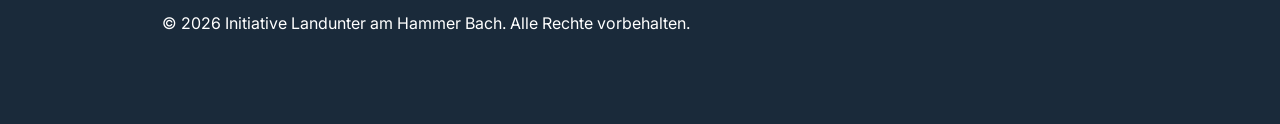
<file: agenda.html>
<!DOCTYPE html>
<html lang="de">
<head>
    <meta charset="UTF-8">
    <meta name="viewport" content="width=device-width, initial-scale=1.0">
    <title>Agenda - Auftaktveranstaltung - Landunter am Hammer&nbsp;Bach</title>
    <link rel="stylesheet" href="style.css">
</head>
<body class="legal-page">
    <header>
        <nav>
            <div class="logo"><a href="index.html">Landunter am Hammer&nbsp;Bach</a></div>
            <ul>
                <li><a href="index.html#landwirte">Landwirte</a></li>
                <li><a href="index.html#anwohner">Anwohner</a></li>
                <li><a href="index.html#passanten">Passanten</a></li>
            </ul>
        </nav>
    </header>

    <main class="legal-container">
        <a href="index.html" class="back-link">← Zurück zur Startseite</a>
        
        <h1>Auftakt&shy;veranstaltung</h1>
        
        <p><strong>Datum:</strong> Sonntag, 21. Juni 2026, 12:00 &ndash; 14:00 Uhr<br>
        <strong>Ort:</strong> Bockerter Busch 1, 41748 Viersen<br>
        <strong>Referent:</strong> Frank Schriewer</p>

        <hr style="border: 0; border-top: 1px solid #ccc; margin: 2rem 0;">

        <h2>12:00 Uhr &ndash; Begrüßung und Orientierung</h2>
        <ul>
            <li>
                Topographie Bockerter Heide / Bebericher Heide (Karte)<br>
                <a href="https://www.klimaatlas.nrw.de/klima-nrw-pluskarte" target="_blank" rel="noopener">Klimaatlas NRW (Karte mit Niederschlagstagen &amp; Starkregenprognose)</a>
            </li>
            <li>
                Starkregen 2025 in Mönchengladbach &ndash; Auswirkung auf Oberbeberich (Video)<br>
                <a href="https://www1.wdr.de/nrw/wetter/aktuell/wetter-nrw-unwetter-starkregen-100.html" target="_blank" rel="noopener">WDR-Ticker: Ticker zum extremen Starkregen (09.2025)</a> &bull; 
                <a href="https://rheinischer-spiegel.de/starkregen-viersener-feuerwehr-im-grosseinsatz/" target="_blank" rel="noopener">Rheinischer Spiegel: Feuerwehr im Großeinsatz</a>
            </li>
            <li>
                Simulation eines Starkregenereignisses in Oberbeberich (Animation)<br>
                <a href="https://mapview.hydrotec.de/models/SR-Simulation-KVIE-aussergewoehnliches-Ereignis/" target="_blank" rel="noopener">Hydrotec: Simulation &bdquo;außergewöhnliches Ereignis&ldquo;</a> &bull; 
                <a href="https://www.kreis-viersen.de/themen/klima/klimafolgenanpassung/starkregenrisikomanagement" target="_blank" rel="noopener">Starkregenrisikomanagement Kreis Viersen</a>
            </li>
        </ul>

        <h2>12:10 Uhr &ndash; Bereits eingeleitete Aktionen</h2>
        <ul>
            <li>Wöchentliche Treffen des Oberbebericher Planungsteam</li>
            <li>
                Gespräche unter Bürgern &rarr; Heidi<br>
                <a href="https://rheinischer-spiegel.de/?s=starkregen" target="_blank" rel="noopener">Medien-Echo: Starkregenberichte im Rheinischen Spiegel</a>
            </li>
            <li>Gestaltung Internetauftritt und Abstimmung der Inhalte &rarr; Gerrit</li>
            <li>
                Auswirkung auf die Elementar-Versicherungsbeiträge &rarr; Eva &amp; Andreas<br>
                <a href="https://www.dieversicherer.de/versicherer/wohnen/hochwassercheck" target="_blank" rel="noopener">Hochwasser-Check (Die Versicherer)</a> &bull; 
                <a href="https://www.verbraucherzentrale.de/starkregen-hochwasser-unwetter-62849" target="_blank" rel="noopener">Verbraucherzentrale: Starkregen-Schutz</a>
            </li>
            <li>
                Master Arbeit IWW RWTH Aachen &bdquo;Entwicklung eines Maßnahmenkonzepts zur Starkregenrisikominderung mittels hydrodynamischer Analyse von Starkregenüberflutungen in ausgewählten Bereichen der Stadt Viersen&ldquo;<br>
                <a href="https://www.iww.rwth-aachen.de/cms/iww/Studium/~lyhp/Studien-und-Abschlussarbeiten/" target="_blank" rel="noopener">Link zur Masterarbeit</a>
            </li>
        </ul>

        <h2>12:20 Uhr &ndash; Vorstellung von Ideen zur Ursachen&shy;bekämpfung</h2>
        <ul>
            <li>
                u.a. Handlungskonzept Hydrotec - Ingenieurgesellschaft für Wasser und Umwelt mbH (PDF Document)<br>
                <a href="https://www.kreis-viersen.de/system/files/dokumente/Starkregenrisikomanagement_Kreis_Viersen_-_Konzept.pdf" target="_blank" rel="noopener">Link zum PDF Dokument</a> &bull; 
                <a href="https://www.brd.nrw.de/themen/umwelt-natur/wasserwirtschaft/hochwasserrisiken-und-hochwasserschutz/starkregen" target="_blank" rel="noopener">Bezirksregierung Düsseldorf: Starkregen-Infos</a>
            </li>
            <li>
                Maßnahmen und Konzepte der Stadt Viersen:<br>
                <a href="https://www.viersen.de/unsere-stadt/umwelt-klima/klimafolgenanpassung/starkregen-viersen" target="_blank" rel="noopener">Starkregen Viersen</a> &bull; 
                <a href="https://www.viersen.de/unsere-stadt/umwelt-klima/klimafolgenanpassungskonzept-klak" target="_blank" rel="noopener">Klimafolgenanpassungskonzept (KLAK)</a>
            </li>
            <li>
                Kommunale Präventionsansätze &amp; Schwammstadt-Konzepte:<br>
                <a href="https://starkgegenstarkregen.de/was-konnen-kommunen-tun/" target="_blank" rel="noopener">Stark gegen Starkregen: Kommunale Maßnahmen</a> &bull; 
                <a href="https://starkgegenstarkregen.de/schutzprojekte-und-vorbeugemassnahmen/" target="_blank" rel="noopener">Schutzprojekte &amp; Vorbeugung</a> &bull; 
                <a href="https://zentrum-klimaanpassung.de/news/diskussionspapier-smarte-schwammstadt-und-modernes-starkregenmanagement" target="_blank" rel="noopener">Diskussionspapier: Smarte Schwammstadt</a>
            </li>
        </ul>

        <h2>12:25 Uhr &ndash; Ziel der Bürger&shy;initiative und nächste Aktionen</h2>
        <ul>
            <li>Starke Präsenz am Ortstermin mit Vertretern des Bürgermeisters, des Kreises, der unteren Naturschutzbehörde, des mittleren Niersverbands, der unteren Wasserbehörde, des NABU und der lokalen Presse</li>
            <li>
                Ortstermin am 2. Juli 17:00 Uhr, Rückhaltebecken Schmaler Weg 11<br>
                <a href="https://rheinischer-spiegel.de/tag/rueckhaltebecken-planung/" target="_blank" rel="noopener">Hintergrundberichte: Rückhaltebecken-Planung (Rheinischer Spiegel)</a>
            </li>
        </ul>

        <h2>ab 12:30 Uhr &ndash; Offene Diskussion aller Betroffenen und Beteiligten</h2>
        <ul>
            <li>Fragen, Bedenken, Vorschläge&hellip;</li>
            <li>Weitere Aktionen</li>
            <li>Landschaftsplan Kreis Viersen Lanaplan / Flächennutzungsplan</li>
            <li>Naturschutzgebiet Bockerter Heide aufwerten / renaturieren</li>
            <li>Landschaftsschutzgebiet Bebericher Heide renaturieren</li>
            <li>Buchentagung &rarr; Schwerpunktthema &bdquo;Überflutungsrisiko minimieren&ldquo;</li>
        </ul>
    </main>

    <footer>
        <div class="footer-links">
            <a href="impressum.html">Impressum</a> | 
            <a href="datenschutz.html">Datenschutz</a>
        </div>
        <p>&copy; 2026 Initiative Landunter am Hammer&nbsp;Bach. Alle Rechte vorbehalten.</p>
    </footer>
</body>
</html>
</file>
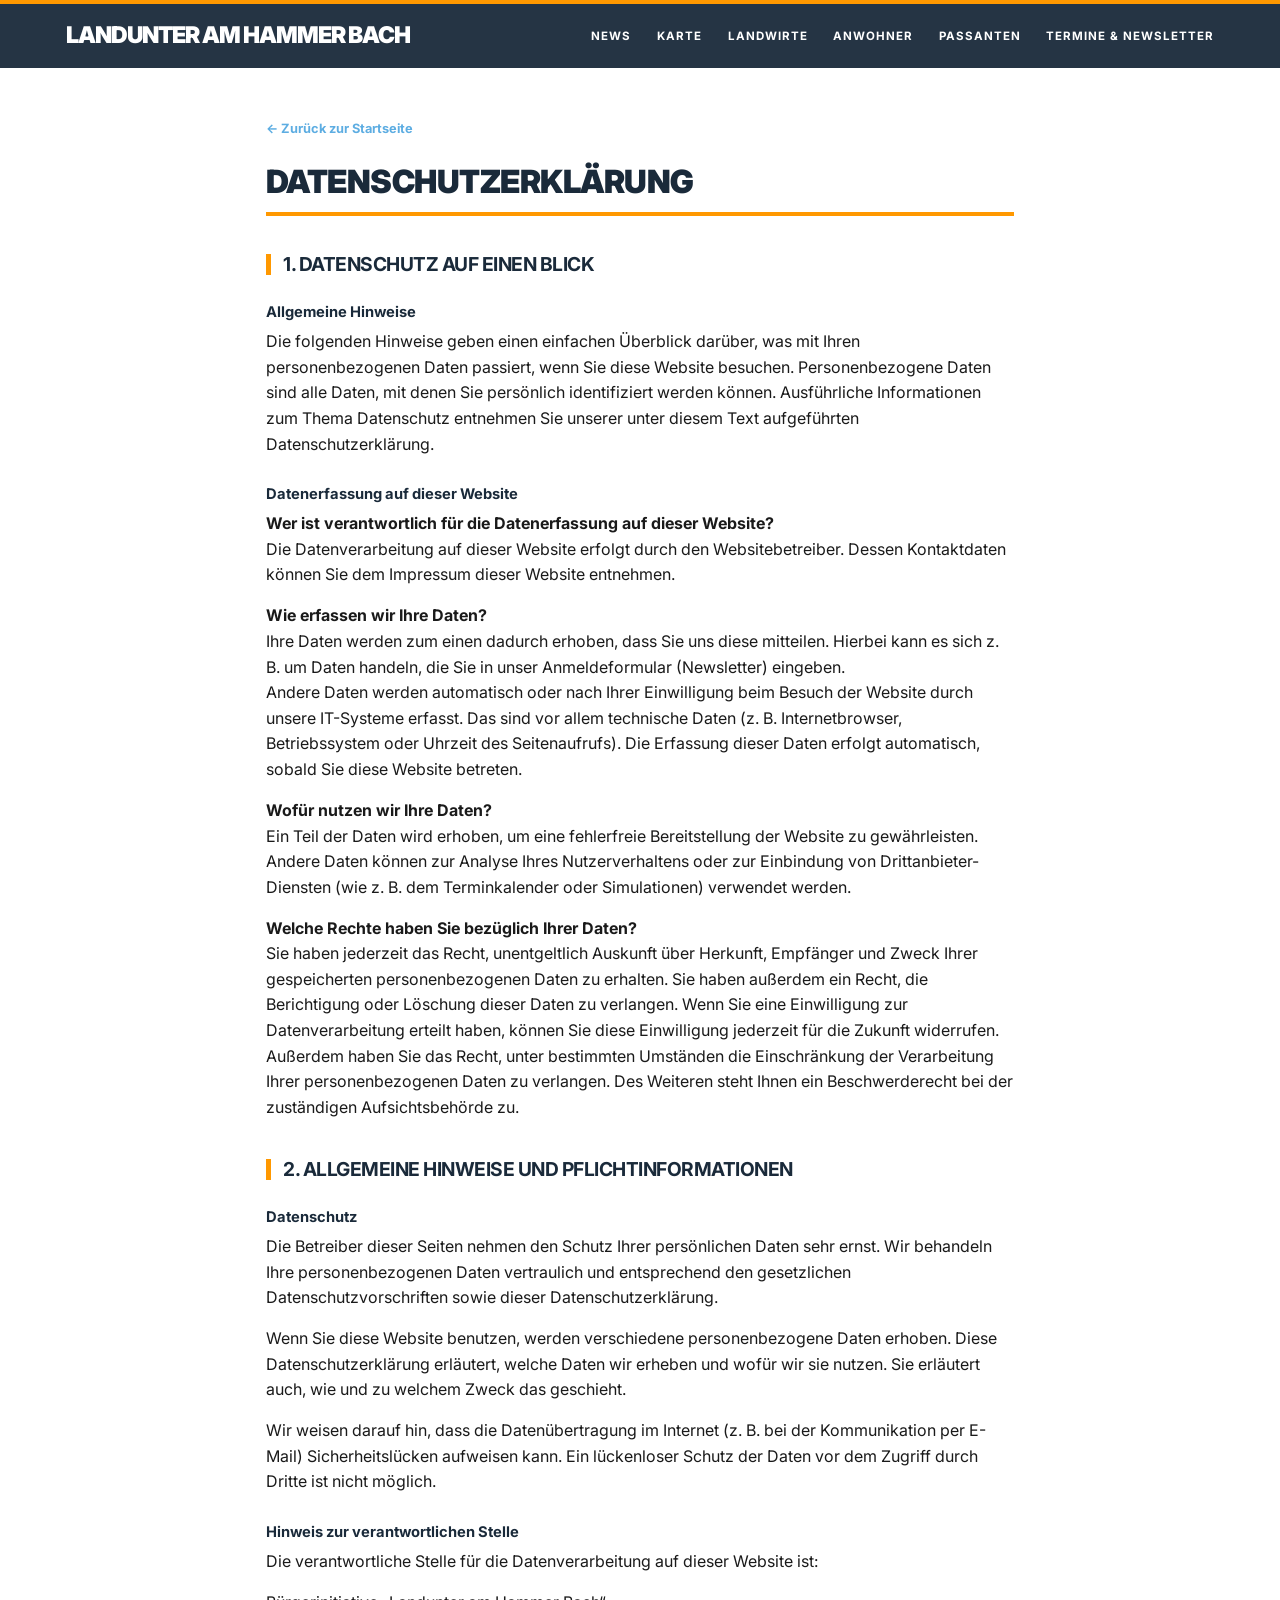
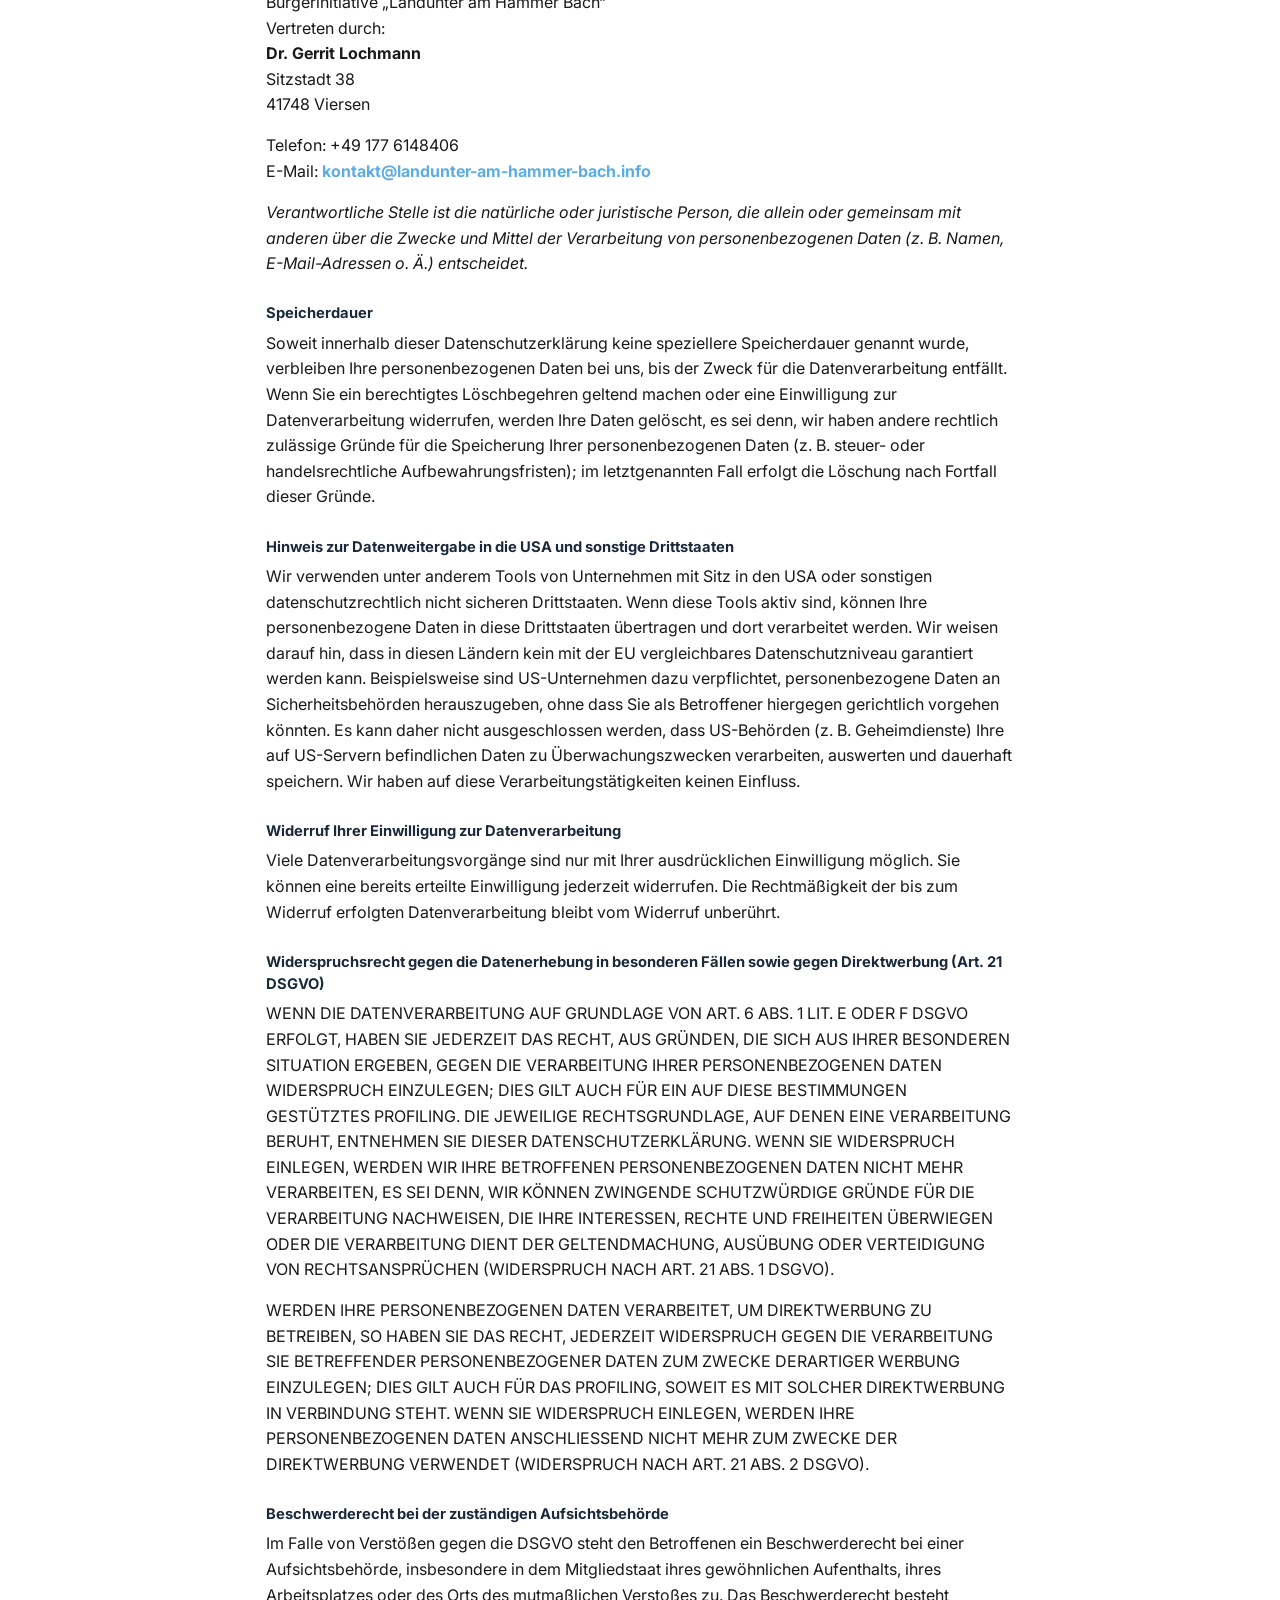
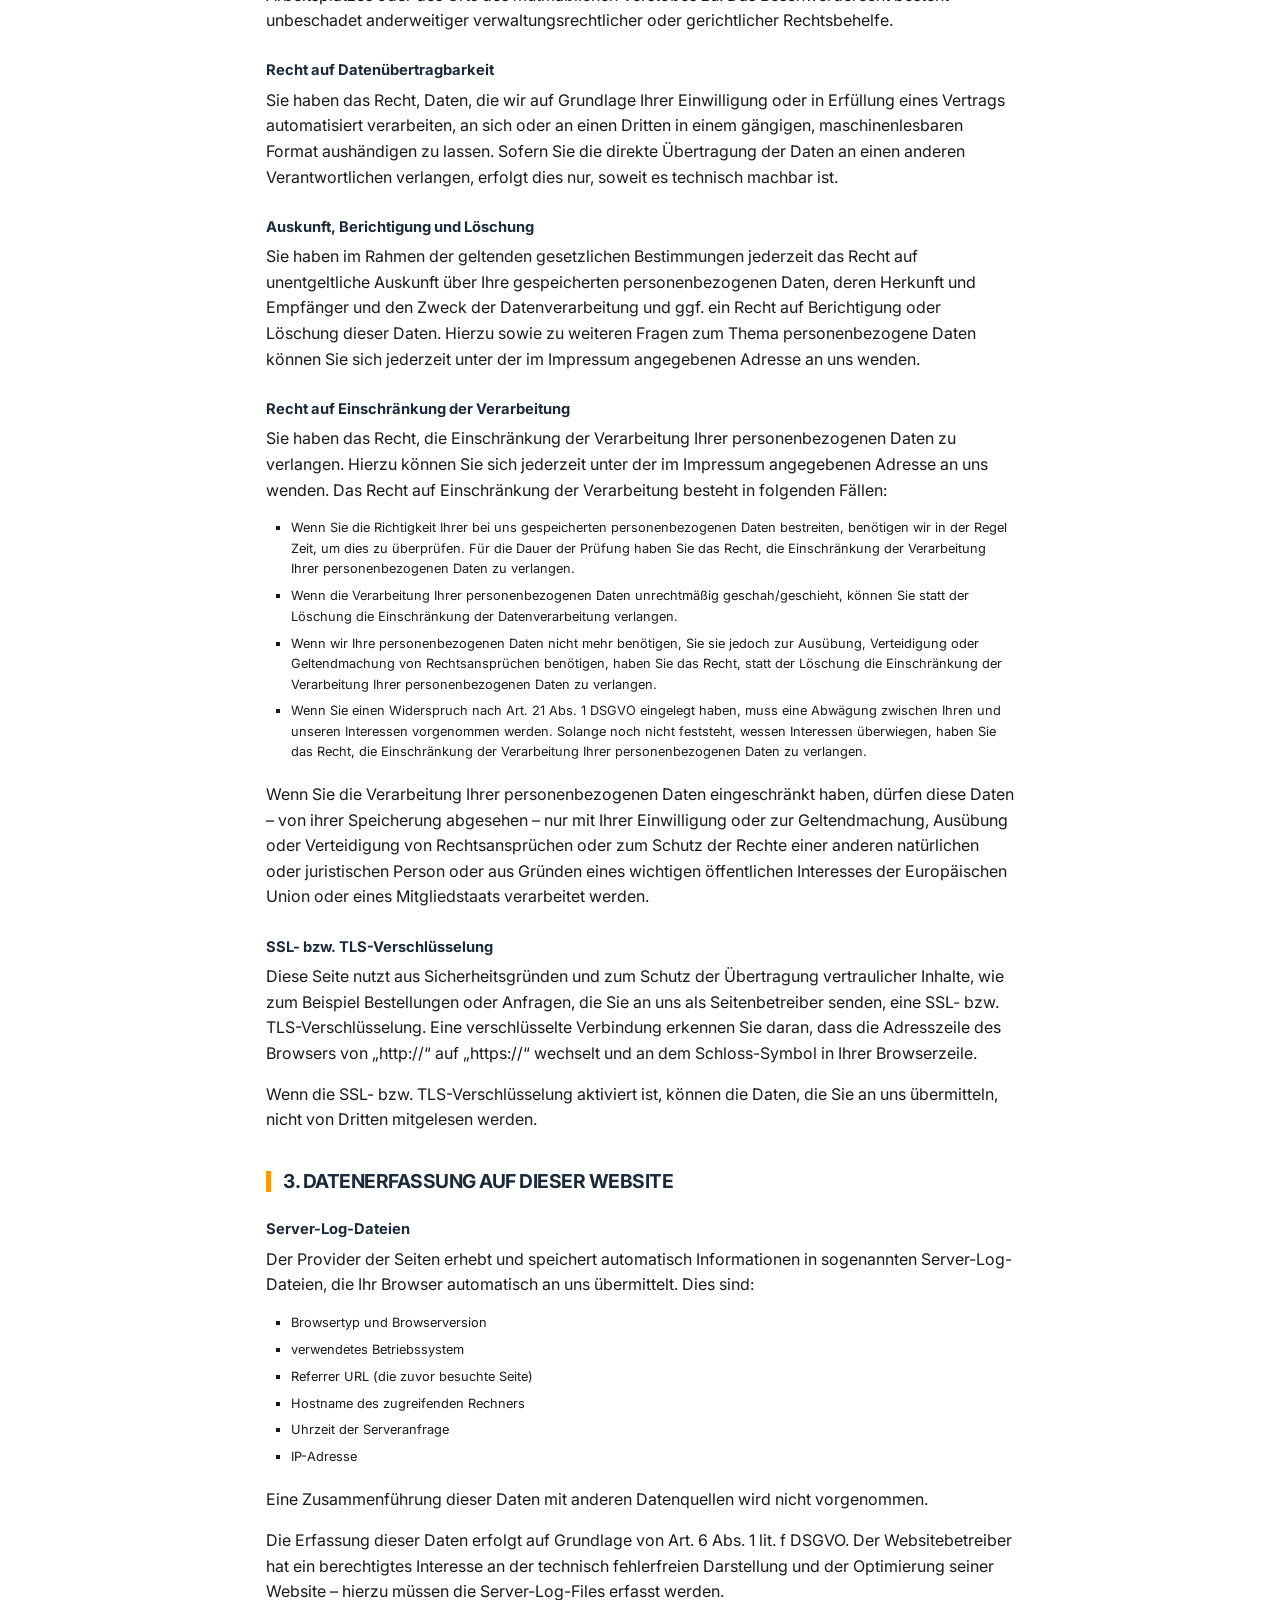
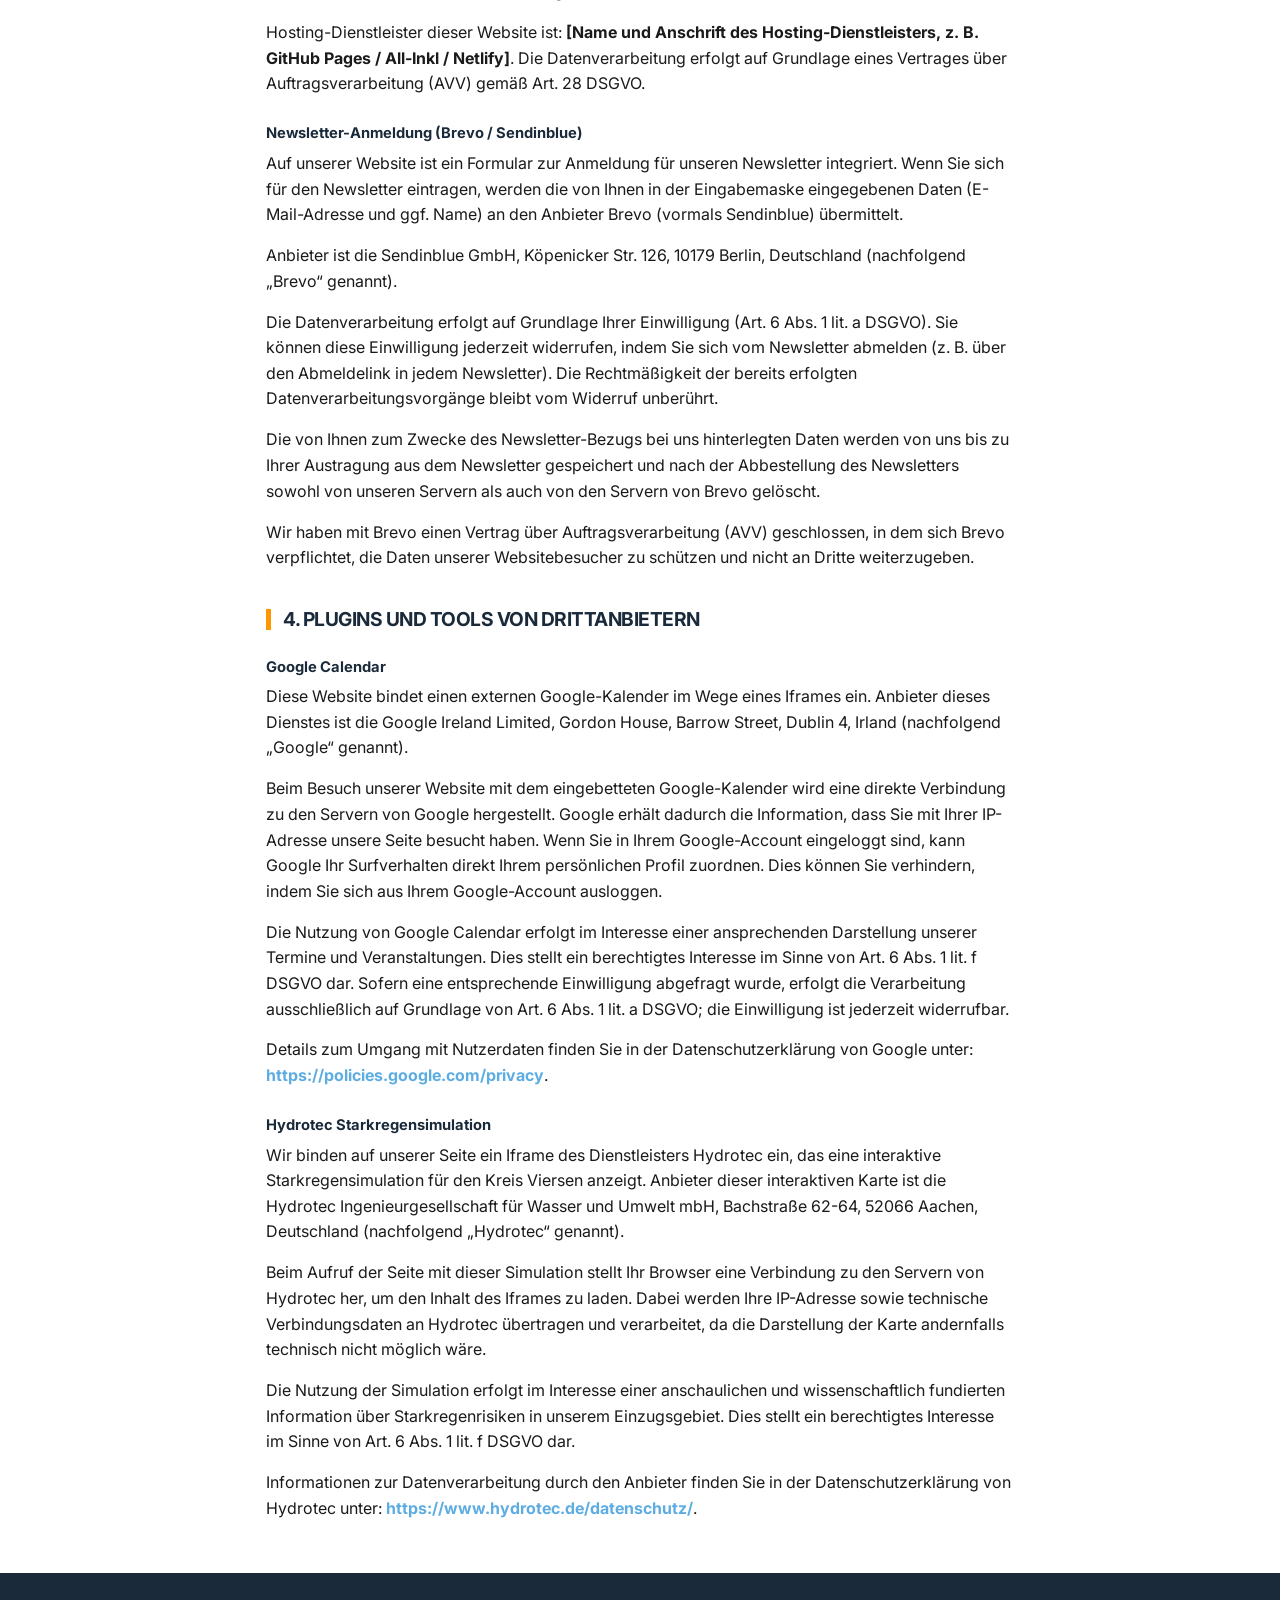
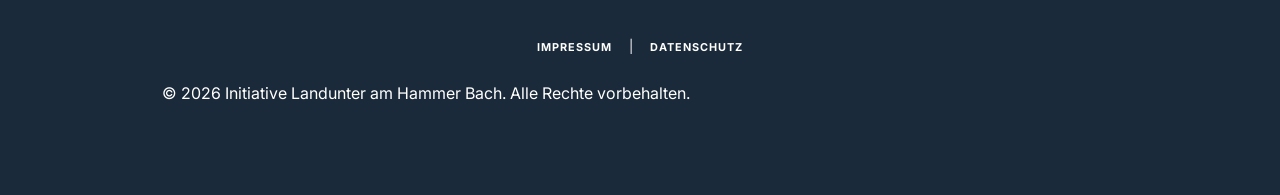
<file: datenschutz.html>
<!DOCTYPE html>
<html lang="de">
<head>
    <meta charset="UTF-8">
    <meta name="viewport" content="width=device-width, initial-scale=1.0">
    <title>Datenschutzerklärung - Landunter am Hammer&nbsp;Bach</title>
    <link rel="stylesheet" href="style.css">
    <script src="header.js"></script>
</head>
<body class="legal-page">
    <header>
        <nav>
            <div class="logo"><a href="index.html#top">Landunter am Hammer&nbsp;Bach</a></div>
            <ul>
                <li><a href="index.html#news">News</a></li>
                <li><a href="karte.html">Karte</a></li>
                <li><a href="index.html#landwirte">Landwirte</a></li>
                <li><a href="index.html#anwohner">Anwohner</a></li>
                <li><a href="index.html#passanten">Passanten</a></li>
            </ul>
        </nav>
    </header>

    <main class="legal-container">
        <a href="index.html" class="back-link">&larr; Zurück zur Startseite</a>
        
        <h1>Datenschutz&shy;erklärung</h1>

        <h2>1. Datenschutz auf einen Blick</h2>
        <h3>Allgemeine Hinweise</h3>
        <p>Die folgenden Hinweise geben einen einfachen Überblick darüber, was mit Ihren personenbezogenen Daten passiert, wenn Sie diese Website besuchen. Personenbezogene Daten sind alle Daten, mit denen Sie persönlich identifiziert werden können. Ausführliche Informationen zum Thema Datenschutz entnehmen Sie unserer unter diesem Text aufgeführten Datenschutzerklärung.</p>

        <h3>Daten&shy;erfassung auf dieser Website</h3>
        <p><strong>Wer ist verantwortlich für die Datenerfassung auf dieser Website?</strong><br>
        Die Datenverarbeitung auf dieser Website erfolgt durch den Websitebetreiber. Dessen Kontaktdaten können Sie dem Impressum dieser Website entnehmen.</p>
        <p><strong>Wie erfassen wir Ihre Daten?</strong><br>
        Ihre Daten werden zum einen dadurch erhoben, dass Sie uns diese mitteilen. Hierbei kann es sich z. B. um Daten handeln, die Sie in unser Anmeldeformular (Newsletter) eingeben.<br>
        Andere Daten werden automatisch oder nach Ihrer Einwilligung beim Besuch der Website durch unsere IT-Systeme erfasst. Das sind vor allem technische Daten (z. B. Internetbrowser, Betriebssystem oder Uhrzeit des Seitenaufrufs). Die Erfassung dieser Daten erfolgt automatisch, sobald Sie diese Website betreten.</p>
        <p><strong>Wofür nutzen wir Ihre Daten?</strong><br>
        Ein Teil der Daten wird erhoben, um eine fehlerfreie Bereitstellung der Website zu gewährleisten. Andere Daten können zur Analyse Ihres Nutzerverhaltens oder zur Einbindung von Drittanbieter-Diensten (wie z. B. dem Terminkalender oder Simulationen) verwendet werden.</p>
        <p><strong>Welche Rechte haben Sie bezüglich Ihrer Daten?</strong><br>
        Sie haben jederzeit das Recht, unentgeltlich Auskunft über Herkunft, Empfänger und Zweck Ihrer gespeicherten personenbezogenen Daten zu erhalten. Sie haben außerdem ein Recht, die Berichtigung oder Löschung dieser Daten zu verlangen. Wenn Sie eine Einwilligung zur Datenverarbeitung erteilt haben, können Sie diese Einwilligung jederzeit für die Zukunft widerrufen. Außerdem haben Sie das Recht, unter bestimmten Umständen die Einschränkung der Verarbeitung Ihrer personenbezogenen Daten zu verlangen. Des Weiteren steht Ihnen ein Beschwerderecht bei der zuständigen Aufsichtsbehörde zu.</p>

        <h2>2. Allgemeine Hinweise und Pflichtinformationen</h2>
        <h3>Datenschutz</h3>
        <p>Die Betreiber dieser Seiten nehmen den Schutz Ihrer persönlichen Daten sehr ernst. Wir behandeln Ihre personenbezogenen Daten vertraulich und entsprechend den gesetzlichen Datenschutzvorschriften sowie dieser Datenschutzerklärung.</p>
        <p>Wenn Sie diese Website benutzen, werden verschiedene personenbezogene Daten erhoben. Diese Datenschutzerklärung erläutert, welche Daten wir erheben und wofür wir sie nutzen. Sie erläutert auch, wie und zu welchem Zweck das geschieht.</p>
        <p>Wir weisen darauf hin, dass die Datenübertragung im Internet (z. B. bei der Kommunikation per E-Mail) Sicherheitslücken aufweisen kann. Ein lückenloser Schutz der Daten vor dem Zugriff durch Dritte ist nicht möglich.</p>

        <h3>Hinweis zur verantwortlichen Stelle</h3>
        <p>Die verantwortliche Stelle für die Datenverarbeitung auf dieser Website ist:</p>
        <p>Bürgerinitiative „Landunter am Hammer Bach“<br>
        Vertreten durch:<br>
        <strong>Dr. Gerrit Lochmann</strong><br>
        Sitzstadt 38<br>
        41748 Viersen</p>
        <p>Telefon: +49 177 6148406<br>
        E-Mail: <span id="privacy-email">kontakt [at] landunter-am-hammer-bach.info</span></p>
        <script type="text/javascript">
            (function() {
                var u = "kontakt";
                var d = "landunter-am-hammer-bach.info";
                var el = document.getElementById("privacy-email");
                if (el) el.innerHTML = '<a href="mailto:' + u + '@' + d + '">' + u + '@' + d + '</a>';
            })();
        </script>
        <p><em>Verantwortliche Stelle ist die natürliche oder juristische Person, die allein oder gemeinsam mit anderen über die Zwecke und Mittel der Verarbeitung von personenbezogenen Daten (z. B. Namen, E-Mail-Adressen o. Ä.) entscheidet.</em></p>

        <h3>Speicherdauer</h3>
        <p>Soweit innerhalb dieser Datenschutzerklärung keine speziellere Speicherdauer genannt wurde, verbleiben Ihre personenbezogenen Daten bei uns, bis der Zweck für die Datenverarbeitung entfällt. Wenn Sie ein berechtigtes Löschbegehren geltend machen oder eine Einwilligung zur Datenverarbeitung widerrufen, werden Ihre Daten gelöscht, es sei denn, wir haben andere rechtlich zulässige Gründe für die Speicherung Ihrer personenbezogenen Daten (z. B. steuer- oder handelsrechtliche Aufbewahrungsfristen); im letztgenannten Fall erfolgt die Löschung nach Fortfall dieser Gründe.</p>

        <h3>Hinweis zur Datenweitergabe in die USA und sonstige Drittstaaten</h3>
        <p>Wir verwenden unter anderem Tools von Unternehmen mit Sitz in den USA oder sonstigen datenschutzrechtlich nicht sicheren Drittstaaten. Wenn diese Tools aktiv sind, können Ihre personenbezogene Daten in diese Drittstaaten übertragen und dort verarbeitet werden. Wir weisen darauf hin, dass in diesen Ländern kein mit der EU vergleichbares Datenschutzniveau garantiert werden kann. Beispielsweise sind US-Unternehmen dazu verpflichtet, personenbezogene Daten an Sicherheitsbehörden herauszugeben, ohne dass Sie als Betroffener hiergegen gerichtlich vorgehen könnten. Es kann daher nicht ausgeschlossen werden, dass US-Behörden (z. B. Geheimdienste) Ihre auf US-Servern befindlichen Daten zu Überwachungszwecken verarbeiten, auswerten und dauerhaft speichern. Wir haben auf diese Verarbeitungstätigkeiten keinen Einfluss.</p>

        <h3>Widerruf Ihrer Einwilligung zur Datenverarbeitung</h3>
        <p>Viele Datenverarbeitungsvorgänge sind nur mit Ihrer ausdrücklichen Einwilligung möglich. Sie können eine bereits erteilte Einwilligung jederzeit widerrufen. Die Rechtmäßigkeit der bis zum Widerruf erfolgten Datenverarbeitung bleibt vom Widerruf unberührt.</p>

        <h3>Widerspruchsrecht gegen die Datenerhebung in besonderen Fällen sowie gegen Direktwerbung (Art. 21 DSGVO)</h3>
        <p>WENN DIE DATENVERARBEITUNG AUF GRUNDLAGE VON ART. 6 ABS. 1 LIT. E ODER F DSGVO ERFOLGT, HABEN SIE JEDERZEIT DAS RECHT, AUS GRÜNDEN, DIE SICH AUS IHRER BESONDEREN SITUATION ERGEBEN, GEGEN DIE VERARBEITUNG IHRER PERSONENBEZOGENEN DATEN WIDERSPRUCH EINZULEGEN; DIES GILT AUCH FÜR EIN AUF DIESE BESTIMMUNGEN GESTÜTZTES PROFILING. DIE JEWEILIGE RECHTSGRUNDLAGE, AUF DENEN EINE VERARBEITUNG BERUHT, ENTNEHMEN SIE DIESER DATENSCHUTZERKLÄRUNG. WENN SIE WIDERSPRUCH EINLEGEN, WERDEN WIR IHRE BETROFFENEN PERSONENBEZOGENEN DATEN NICHT MEHR VERARBEITEN, ES SEI DENN, WIR KÖNNEN ZWINGENDE SCHUTZWÜRDIGE GRÜNDE FÜR DIE VERARBEITUNG NACHWEISEN, DIE IHRE INTERESSEN, RECHTE UND FREIHEITEN ÜBERWIEGEN ODER DIE VERARBEITUNG DIENT DER GELTENDMACHUNG, AUSÜBUNG ODER VERTEIDIGUNG VON RECHTSANSPRÜCHEN (WIDERSPRUCH NACH ART. 21 ABS. 1 DSGVO).</p>
        <p>WERDEN IHRE PERSONENBEZOGENEN DATEN VERARBEITET, UM DIREKTWERBUNG ZU BETREIBEN, SO HABEN SIE DAS RECHT, JEDERZEIT WIDERSPRUCH GEGEN DIE VERARBEITUNG SIE BETREFFENDER PERSONENBEZOGENER DATEN ZUM ZWECKE DERARTIGER WERBUNG EINZULEGEN; DIES GILT AUCH FÜR DAS PROFILING, SOWEIT ES MIT SOLCHER DIREKTWERBUNG IN VERBINDUNG STEHT. WENN SIE WIDERSPRUCH EINLEGEN, WERDEN IHRE PERSONENBEZOGENEN DATEN ANSCHLIESSEND NICHT MEHR ZUM ZWECKE DER DIREKTWERBUNG VERWENDET (WIDERSPRUCH NACH ART. 21 ABS. 2 DSGVO).</p>

        <h3>Beschwerderecht bei der zuständigen Aufsichtsbehörde</h3>
        <p>Im Falle von Verstößen gegen die DSGVO steht den Betroffenen ein Beschwerderecht bei einer Aufsichtsbehörde, insbesondere in dem Mitgliedstaat ihres gewöhnlichen Aufenthalts, ihres Arbeitsplatzes oder des Orts des mutmaßlichen Verstoßes zu. Das Beschwerderecht besteht unbeschadet anderweitiger verwaltungsrechtlicher oder gerichtlicher Rechtsbehelfe.</p>

        <h3>Recht auf Datenübertragbarkeit</h3>
        <p>Sie haben das Recht, Daten, die wir auf Grundlage Ihrer Einwilligung oder in Erfüllung eines Vertrags automatisiert verarbeiten, an sich oder an einen Dritten in einem gängigen, maschinenlesbaren Format aushändigen zu lassen. Sofern Sie die direkte Übertragung der Daten an einen anderen Verantwortlichen verlangen, erfolgt dies nur, soweit es technisch machbar ist.</p>

        <h3>Auskunft, Berichtigung und Löschung</h3>
        <p>Sie haben im Rahmen der geltenden gesetzlichen Bestimmungen jederzeit das Recht auf unentgeltliche Auskunft über Ihre gespeicherten personenbezogenen Daten, deren Herkunft und Empfänger und den Zweck der Datenverarbeitung und ggf. ein Recht auf Berichtigung oder Löschung dieser Daten. Hierzu sowie zu weiteren Fragen zum Thema personenbezogene Daten können Sie sich jederzeit unter der im Impressum angegebenen Adresse an uns wenden.</p>

        <h3>Recht auf Einschränkung der Verarbeitung</h3>
        <p>Sie haben das Recht, die Einschränkung der Verarbeitung Ihrer personenbezogenen Daten zu verlangen. Hierzu können Sie sich jederzeit unter der im Impressum angegebenen Adresse an uns wenden. Das Recht auf Einschränkung der Verarbeitung besteht in folgenden Fällen:</p>
        <ul>
            <li>Wenn Sie die Richtigkeit Ihrer bei uns gespeicherten personenbezogenen Daten bestreiten, benötigen wir in der Regel Zeit, um dies zu überprüfen. Für die Dauer der Prüfung haben Sie das Recht, die Einschränkung der Verarbeitung Ihrer personenbezogenen Daten zu verlangen.</li>
            <li>Wenn die Verarbeitung Ihrer personenbezogenen Daten unrechtmäßig geschah/geschieht, können Sie statt der Löschung die Einschränkung der Datenverarbeitung verlangen.</li>
            <li>Wenn wir Ihre personenbezogenen Daten nicht mehr benötigen, Sie sie jedoch zur Ausübung, Verteidigung oder Geltendmachung von Rechtsansprüchen benötigen, haben Sie das Recht, statt der Löschung die Einschränkung der Verarbeitung Ihrer personenbezogenen Daten zu verlangen.</li>
            <li>Wenn Sie einen Widerspruch nach Art. 21 Abs. 1 DSGVO eingelegt haben, muss eine Abwägung zwischen Ihren und unseren Interessen vorgenommen werden. Solange noch nicht feststeht, wessen Interessen überwiegen, haben Sie das Recht, die Einschränkung der Verarbeitung Ihrer personenbezogenen Daten zu verlangen.</li>
        </ul>
        <p>Wenn Sie die Verarbeitung Ihrer personenbezogenen Daten eingeschränkt haben, dürfen diese Daten – von ihrer Speicherung abgesehen – nur mit Ihrer Einwilligung oder zur Geltendmachung, Ausübung oder Verteidigung von Rechtsansprüchen oder zum Schutz der Rechte einer anderen natürlichen oder juristischen Person oder aus Gründen eines wichtigen öffentlichen Interesses der Europäischen Union oder eines Mitgliedstaats verarbeitet werden.</p>

        <h3>SSL- bzw. TLS-Verschlüsselung</h3>
        <p>Diese Seite nutzt aus Sicherheitsgründen und zum Schutz der Übertragung vertraulicher Inhalte, wie zum Beispiel Bestellungen oder Anfragen, die Sie an uns als Seitenbetreiber senden, eine SSL- bzw. TLS-Verschlüsselung. Eine verschlüsselte Verbindung erkennen Sie daran, dass die Adresszeile des Browsers von „http://“ auf „https://“ wechselt und an dem Schloss-Symbol in Ihrer Browserzeile.</p>
        <p>Wenn die SSL- bzw. TLS-Verschlüsselung aktiviert ist, können die Daten, die Sie an uns übermitteln, nicht von Dritten mitgelesen werden.</p>

        <h2>3. Daten&shy;erfassung auf dieser Website</h2>
        <h3>Server-Log-Dateien</h3>
        <p>Der Provider der Seiten erhebt und speichert automatisch Informationen in sogenannten Server-Log-Dateien, die Ihr Browser automatisch an uns übermittelt. Dies sind:</p>
        <ul>
            <li>Browsertyp und Browserversion</li>
            <li>verwendetes Betriebssystem</li>
            <li>Referrer URL (die zuvor besuchte Seite)</li>
            <li>Hostname des zugreifenden Rechners</li>
            <li>Uhrzeit der Serveranfrage</li>
            <li>IP-Adresse</li>
        </ul>
        <p>Eine Zusammenführung dieser Daten mit anderen Datenquellen wird nicht vorgenommen.</p>
        <p>Die Erfassung dieser Daten erfolgt auf Grundlage von Art. 6 Abs. 1 lit. f DSGVO. Der Websitebetreiber hat ein berechtigtes Interesse an der technisch fehlerfreien Darstellung und der Optimierung seiner Website – hierzu müssen die Server-Log-Files erfasst werden.</p>
        <p>Hosting-Dienstleister dieser Website ist: <strong>[Name und Anschrift des Hosting-Dienstleisters, z. B. GitHub Pages / All-Inkl / Netlify]</strong>. Die Datenverarbeitung erfolgt auf Grundlage eines Vertrages über Auftragsverarbeitung (AVV) gemäß Art. 28 DSGVO.</p>

        <h3>Newsletter-Anmeldung (Brevo / Sendinblue)</h3>
        <p>Auf unserer Website ist ein Formular zur Anmeldung für unseren Newsletter integriert. Wenn Sie sich für den Newsletter eintragen, werden die von Ihnen in der Eingabemaske eingegebenen Daten (E-Mail-Adresse und ggf. Name) an den Anbieter Brevo (vormals Sendinblue) übermittelt.</p>
        <p>Anbieter ist die Sendinblue GmbH, Köpenicker Str. 126, 10179 Berlin, Deutschland (nachfolgend „Brevo“ genannt).</p>
        <p>Die Datenverarbeitung erfolgt auf Grundlage Ihrer Einwilligung (Art. 6 Abs. 1 lit. a DSGVO). Sie können diese Einwilligung jederzeit widerrufen, indem Sie sich vom Newsletter abmelden (z. B. über den Abmeldelink in jedem Newsletter). Die Rechtmäßigkeit der bereits erfolgten Datenverarbeitungsvorgänge bleibt vom Widerruf unberührt.</p>
        <p>Die von Ihnen zum Zwecke des Newsletter-Bezugs bei uns hinterlegten Daten werden von uns bis zu Ihrer Austragung aus dem Newsletter gespeichert und nach der Abbestellung des Newsletters sowohl von unseren Servern als auch von den Servern von Brevo gelöscht.</p>
        <p>Wir haben mit Brevo einen Vertrag über Auftragsverarbeitung (AVV) geschlossen, in dem sich Brevo verpflichtet, die Daten unserer Websitebesucher zu schützen und nicht an Dritte weiterzugeben.</p>

        <h2>4. Plugins und Tools von Drittanbietern</h2>
        <h3>Google Calendar</h3>
        <p>Diese Website bindet einen externen Google-Kalender im Wege eines Iframes ein. Anbieter dieses Dienstes ist die Google Ireland Limited, Gordon House, Barrow Street, Dublin 4, Irland (nachfolgend „Google“ genannt).</p>
        <p>Beim Besuch unserer Website mit dem eingebetteten Google-Kalender wird eine direkte Verbindung zu den Servern von Google hergestellt. Google erhält dadurch die Information, dass Sie mit Ihrer IP-Adresse unsere Seite besucht haben. Wenn Sie in Ihrem Google-Account eingeloggt sind, kann Google Ihr Surfverhalten direkt Ihrem persönlichen Profil zuordnen. Dies können Sie verhindern, indem Sie sich aus Ihrem Google-Account ausloggen.</p>
        <p>Die Nutzung von Google Calendar erfolgt im Interesse einer ansprechenden Darstellung unserer Termine und Veranstaltungen. Dies stellt ein berechtigtes Interesse im Sinne von Art. 6 Abs. 1 lit. f DSGVO dar. Sofern eine entsprechende Einwilligung abgefragt wurde, erfolgt die Verarbeitung ausschließlich auf Grundlage von Art. 6 Abs. 1 lit. a DSGVO; die Einwilligung ist jederzeit widerrufbar.</p>
        <p>Details zum Umgang mit Nutzerdaten finden Sie in der Datenschutzerklärung von Google unter: <a href="https://policies.google.com/privacy" target="_blank" rel="noopener">https://policies.google.com/privacy</a>.</p>

        <h3>Hydrotec Starkregen&shy;simulation</h3>
        <p>Wir binden auf unserer Seite ein Iframe des Dienstleisters Hydrotec ein, das eine interaktive Starkregensimulation für den Kreis Viersen anzeigt. Anbieter dieser interaktiven Karte ist die Hydrotec Ingenieurgesellschaft für Wasser und Umwelt mbH, Bachstraße 62-64, 52066 Aachen, Deutschland (nachfolgend „Hydrotec“ genannt).</p>
        <p>Beim Aufruf der Seite mit dieser Simulation stellt Ihr Browser eine Verbindung zu den Servern von Hydrotec her, um den Inhalt des Iframes zu laden. Dabei werden Ihre IP-Adresse sowie technische Verbindungsdaten an Hydrotec übertragen und verarbeitet, da die Darstellung der Karte andernfalls technisch nicht möglich wäre.</p>
        <p>Die Nutzung der Simulation erfolgt im Interesse einer anschaulichen und wissenschaftlich fundierten Information über Starkregenrisiken in unserem Einzugsgebiet. Dies stellt ein berechtigtes Interesse im Sinne von Art. 6 Abs. 1 lit. f DSGVO dar.</p>
        <p>Informationen zur Datenverarbeitung durch den Anbieter finden Sie in der Datenschutzerklärung von Hydrotec unter: <a href="https://www.hydrotec.de/datenschutz/" target="_blank" rel="noopener">https://www.hydrotec.de/datenschutz/</a>.</p>
    </main>

    <footer>
        <div class="footer-links">
            <a href="impressum.html">Impressum</a> | 
            <a href="datenschutz.html">Datenschutz</a>
        </div>
        <p>&copy; 2026 Initiative Landunter am Hammer&nbsp;Bach. Alle Rechte vorbehalten.</p>
    </footer>
</body>
</html>
</file>
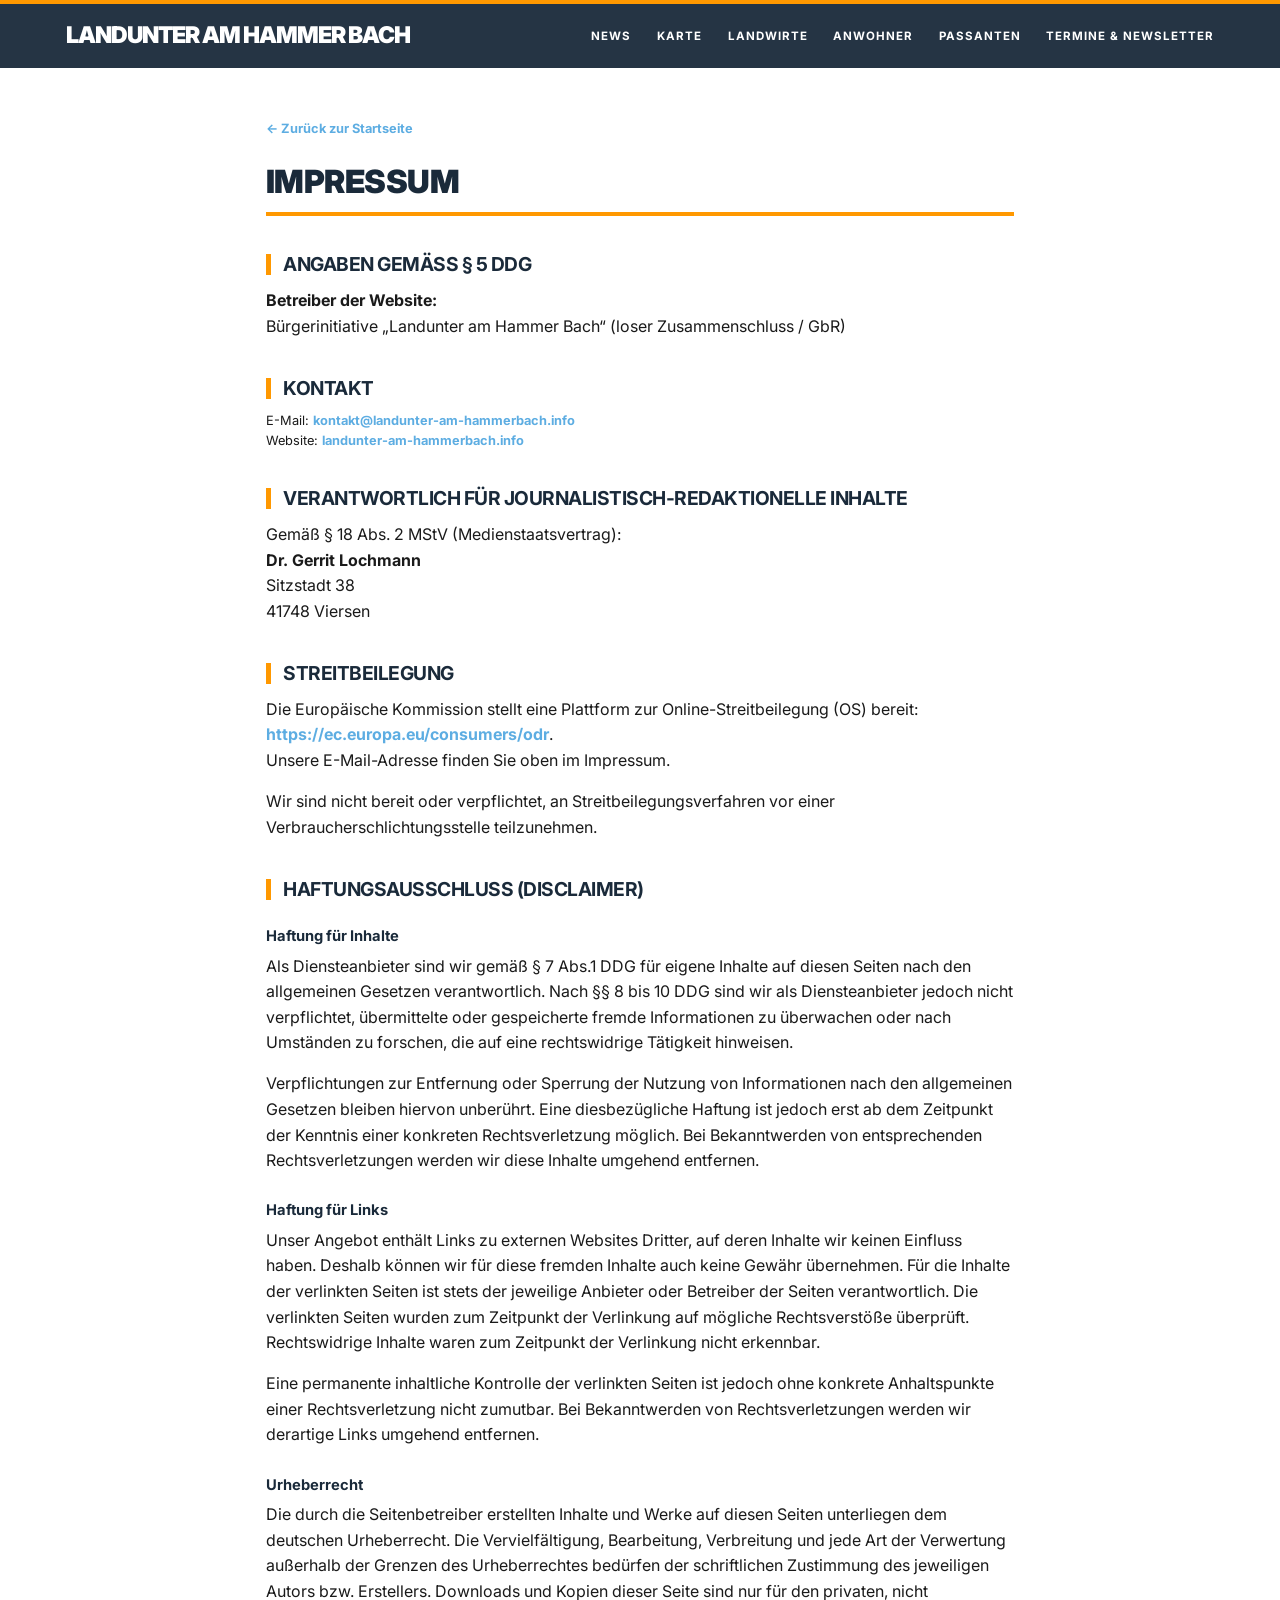
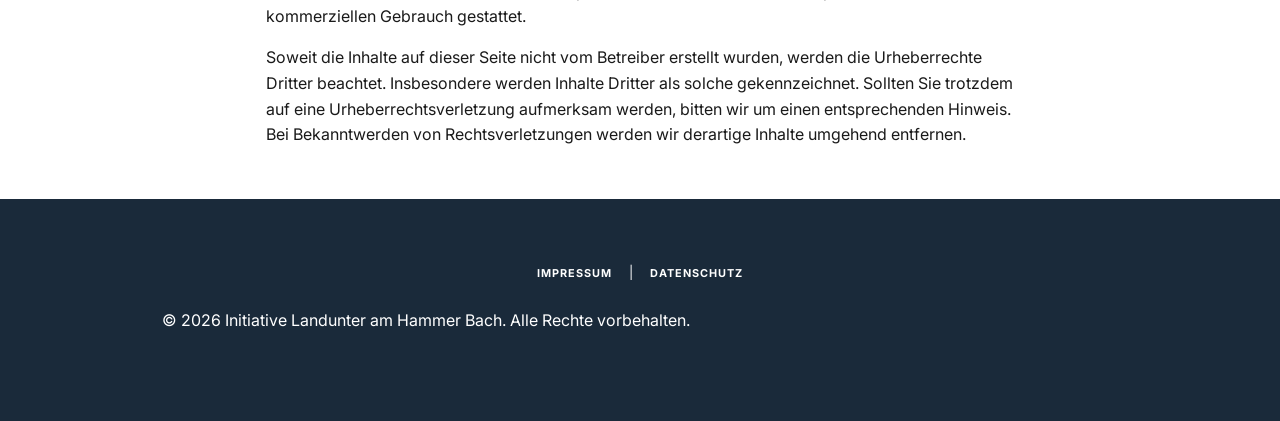
<file: impressum.html>
<!DOCTYPE html>
<html lang="de">
<head>
    <meta charset="UTF-8">
    <meta name="viewport" content="width=device-width, initial-scale=1.0">
    <title>Impressum - Landunter am Hammer&nbsp;Bach</title>
    <link rel="stylesheet" href="style.css">
    <script src="header.js"></script>
</head>
<body class="legal-page">
    <header>
        <nav>
            <div class="logo"><a href="index.html#top">Landunter am Hammer&nbsp;Bach</a></div>
            <ul>
                <li><a href="index.html#news">News</a></li>
                <li><a href="karte.html">Karte</a></li>
                <li><a href="index.html#landwirte">Landwirte</a></li>
                <li><a href="index.html#anwohner">Anwohner</a></li>
                <li><a href="index.html#passanten">Passanten</a></li>
            </ul>
        </nav>
    </header>

    <main class="legal-container">
        <a href="index.html" class="back-link">&larr; Zurück zur Startseite</a>
        
        <h1>Impressum</h1>

        <h2>Angaben gemäß § 5 DDG</h2>
        <p><strong>Betreiber der Website:</strong><br>
        Bürgerinitiative „Landunter am Hammer Bach“ (loser Zusammenschluss / GbR)<br>

        <h2>Kontakt</h2>
        E-Mail: <span id="contact-email">kontakt [at] landunter-am-hammerbach.info</span><br>
        Website: <a href="https://landunter-am-hammerbach.info" target="_blank" rel="noopener">landunter-am-hammerbach.info</a></p>
        <script type="text/javascript">
            (function() {
                var u = "kontakt";
                var d = "landunter-am-hammerbach.info";
                var el = document.getElementById("contact-email");
                if (el) el.innerHTML = '<a href="mailto:' + u + '@' + d + '">' + u + '@' + d + '</a>';
            })();
        </script>

        <h2>Verantwortlich für journalistisch-redaktionelle Inhalte</h2>
        <p>Gemäß § 18 Abs. 2 MStV (Medienstaatsvertrag):<br>
        <strong>Dr. Gerrit Lochmann</strong><br>
        Sitzstadt 38<br>
        41748 Viersen</p>

        <h2>Streitbeilegung</h2>
        <p>Die Europäische Kommission stellt eine Plattform zur Online-Streitbeilegung (OS) bereit: <a href="https://ec.europa.eu/consumers/odr" target="_blank" rel="noopener">https://ec.europa.eu/consumers/odr</a>.<br>
        Unsere E-Mail-Adresse finden Sie oben im Impressum.</p>
        <p>Wir sind nicht bereit oder verpflichtet, an Streitbeilegungsverfahren vor einer Verbraucherschlichtungsstelle teilzunehmen.</p>

        <h2>Haftungs&shy;ausschluss (Disclaimer)</h2>
        <h3>Haftung für Inhalte</h3>
        <p>Als Diensteanbieter sind wir gemäß § 7 Abs.1 DDG für eigene Inhalte auf diesen Seiten nach den allgemeinen Gesetzen verantwortlich. Nach §§ 8 bis 10 DDG sind wir als Diensteanbieter jedoch nicht verpflichtet, übermittelte oder gespeicherte fremde Informationen zu überwachen oder nach Umständen zu forschen, die auf eine rechtswidrige Tätigkeit hinweisen.</p>
        <p>Verpflichtungen zur Entfernung oder Sperrung der Nutzung von Informationen nach den allgemeinen Gesetzen bleiben hiervon unberührt. Eine diesbezügliche Haftung ist jedoch erst ab dem Zeitpunkt der Kenntnis einer konkreten Rechtsverletzung möglich. Bei Bekanntwerden von entsprechenden Rechtsverletzungen werden wir diese Inhalte umgehend entfernen.</p>

        <h3>Haftung für Links</h3>
        <p>Unser Angebot enthält Links zu externen Websites Dritter, auf deren Inhalte wir keinen Einfluss haben. Deshalb können wir für diese fremden Inhalte auch keine Gewähr übernehmen. Für die Inhalte der verlinkten Seiten ist stets der jeweilige Anbieter oder Betreiber der Seiten verantwortlich. Die verlinkten Seiten wurden zum Zeitpunkt der Verlinkung auf mögliche Rechtsverstöße überprüft. Rechtswidrige Inhalte waren zum Zeitpunkt der Verlinkung nicht erkennbar.</p>
        <p>Eine permanente inhaltliche Kontrolle der verlinkten Seiten ist jedoch ohne konkrete Anhaltspunkte einer Rechtsverletzung nicht zumutbar. Bei Bekanntwerden von Rechtsverletzungen werden wir derartige Links umgehend entfernen.</p>

        <h3>Urheberrecht</h3>
        <p>Die durch die Seitenbetreiber erstellten Inhalte und Werke auf diesen Seiten unterliegen dem deutschen Urheberrecht. Die Vervielfältigung, Bearbeitung, Verbreitung und jede Art der Verwertung außerhalb der Grenzen des Urheberrechtes bedürfen der schriftlichen Zustimmung des jeweiligen Autors bzw. Erstellers. Downloads und Kopien dieser Seite sind nur für den privaten, nicht kommerziellen Gebrauch gestattet.</p>
        <p>Soweit die Inhalte auf dieser Seite nicht vom Betreiber erstellt wurden, werden die Urheberrechte Dritter beachtet. Insbesondere werden Inhalte Dritter als solche gekennzeichnet. Sollten Sie trotzdem auf eine Urheberrechtsverletzung aufmerksam werden, bitten wir um einen entsprechenden Hinweis. Bei Bekanntwerden von Rechtsverletzungen werden wir derartige Inhalte umgehend entfernen.</p>
    </main>

    <footer>
        <div class="footer-links">
            <a href="impressum.html">Impressum</a> | 
            <a href="datenschutz.html">Datenschutz</a>
        </div>
        <p>&copy; 2026 Initiative Landunter am Hammer&nbsp;Bach. Alle Rechte vorbehalten.</p>
    </footer>
</body>
</html>
</file>
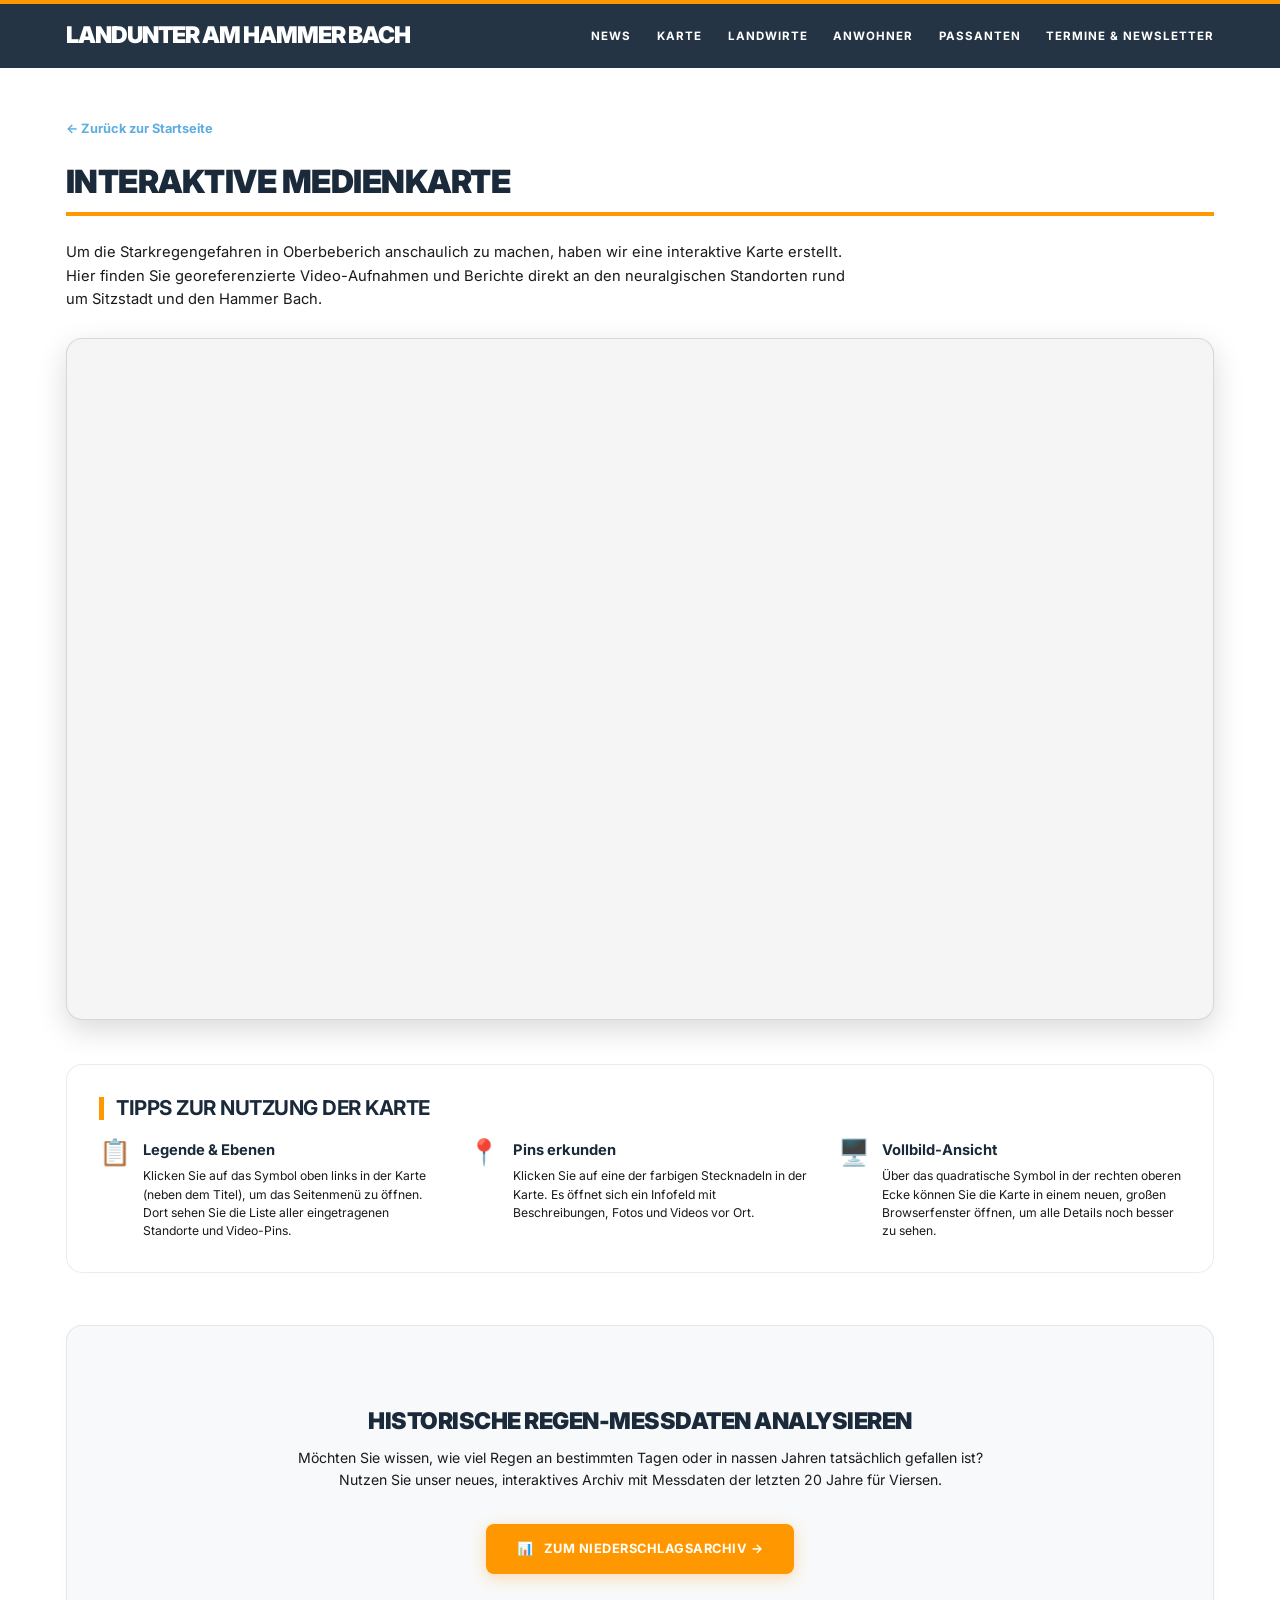
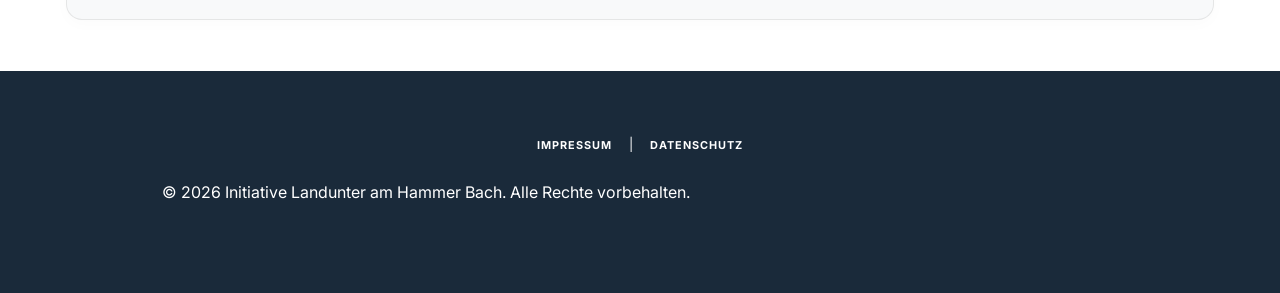
<file: karte.html>
<!DOCTYPE html>
<html lang="de">
<head>
    <meta charset="UTF-8">
    <meta name="viewport" content="width=device-width, initial-scale=1.0">
    <title>Interaktive Video-Karte - Landunter am Hammer&nbsp;Bach</title>
    <link rel="stylesheet" href="style.css">
    <script src="header.js"></script>
    <style>
        /* Custom Styles for Embedded My Maps Page */
        .map-intro-text {
            font-size: 1.15rem;
            line-height: 1.7;
            margin-bottom: 2.5rem;
            color: var(--text-color);
        }

        .map-wrapper {
            margin: 2rem auto 3.5rem;
            border-radius: 16px;
            overflow: hidden;
            box-shadow: var(--shadow);
            border: 1px solid rgba(0, 0, 0, 0.12);
            background-color: #f5f5f5;
            position: relative;
        }

        .map-wrapper iframe {
            display: block;
            width: 100%;
            height: 680px;
            border: 0;
        }

        @media (max-width: 768px) {
            .map-wrapper iframe {
                height: 480px;
            }
        }

        .map-tips-section {
            display: block;
            background: rgba(255, 255, 255, 0.03);
            border: 1px solid rgba(0, 0, 0, 0.08);
            border-radius: 16px;
            padding: 2.5rem;
            margin-bottom: 3.5rem;
        }

        .map-tips-section h2 {
            margin-top: 0 !important;
            font-size: 1.6rem !important;
            margin-bottom: 1.5rem !important;
            color: var(--primary-color);
        }

        .map-tips-grid {
            display: grid;
            grid-template-columns: repeat(auto-fit, minmax(280px, 1fr));
            gap: 2rem;
        }

        .map-tip-item {
            display: flex;
            gap: 1rem;
            align-items: flex-start;
        }

        .map-tip-icon {
            font-size: 2rem;
            line-height: 1;
            flex-shrink: 0;
        }

        .map-tip-content h3 {
            margin: 0 0 0.5rem 0 !important;
            font-size: 1.15rem !important;
            font-weight: 700;
            color: var(--primary-color);
        }

        .map-tip-content p {
            margin: 0 !important;
            font-size: 0.95rem;
            color: var(--text-color);
            line-height: 1.5;
        }

        .map-action-box {
            text-align: center;
            margin: 3rem 0;
        }

        .map-action-btn {
            display: inline-flex;
            align-items: center;
            gap: 0.8rem;
            background-color: var(--primary-color);
            color: var(--white);
            text-transform: uppercase;
            font-weight: 700;
            font-size: 1rem;
            letter-spacing: 0.5px;
            padding: 1rem 2rem;
            border-radius: 8px;
            text-decoration: none !important;
            transition: all 0.3s ease;
            box-shadow: 0 4px 10px rgba(26, 42, 58, 0.2);
        }

        .map-action-btn:hover {
            background-color: var(--secondary-color);
            color: var(--white) !important;
            transform: translateY(-2px);
            box-shadow: 0 6px 15px rgba(26, 42, 58, 0.3);
        }
    </style>
</head>
<body class="legal-page">
    <header>
        <nav>
            <div class="logo"><a href="index.html#top">Landunter am Hammer&nbsp;Bach</a></div>
            <ul>
                <li><a href="index.html#news">News</a></li>
                <li><a href="karte.html">Karte</a></li>
                <li><a href="index.html#landwirte">Landwirte</a></li>
                <li><a href="index.html#anwohner">Anwohner</a></li>
                <li><a href="index.html#passanten">Passanten</a></li>
            </ul>
        </nav>
    </header>

    <main class="legal-container" style="max-width: 1200px;">
        <a href="index.html" class="back-link">&larr; Zurück zur Startseite</a>
        
        <h1>Interaktive Medienkarte</h1>
        
        <p class="map-intro-text">
            Um die Starkregengefahren in Oberbeberich anschaulich zu machen, haben wir eine interaktive Karte erstellt. Hier finden Sie georeferenzierte Video-Aufnahmen und Berichte direkt an den neuralgischen Standorten rund um Sitzstadt und den Hammer Bach.
        </p>

        <!-- Google My Maps direct iframe embedding -->
        <div class="map-wrapper">
            <iframe src="https://www.google.com/maps/d/embed?mid=1zI5TZLPnkvZZz7XBv1J86oBr6wQeuv0&noprof=1" 
                    allowfullscreen 
                    loading="lazy">
            </iframe>
        </div>

        <section class="map-tips-section" style="min-height: auto;">
            <h2>Tipps zur Nutzung der Karte</h2>
            <div class="map-tips-grid">
                <div class="map-tip-item">
                    <div class="map-tip-icon">📋</div>
                    <div class="map-tip-content">
                        <h3>Legende &amp; Ebenen</h3>
                        <p>Klicken Sie auf das Symbol oben links in der Karte (neben dem Titel), um das Seitenmenü zu öffnen. Dort sehen Sie die Liste aller eingetragenen Standorte und Video-Pins.</p>
                    </div>
                </div>
                <div class="map-tip-item">
                    <div class="map-tip-icon">📍</div>
                    <div class="map-tip-content">
                        <h3>Pins erkunden</h3>
                        <p>Klicken Sie auf eine der farbigen Stecknadeln in der Karte. Es öffnet sich ein Infofeld mit Beschreibungen, Fotos und Videos vor Ort.</p>
                    </div>
                </div>
                <div class="map-tip-item">
                    <div class="map-tip-icon">🖥️</div>
                    <div class="map-tip-content">
                        <h3>Vollbild-Ansicht</h3>
                        <p>Über das quadratische Symbol in der rechten oberen Ecke können Sie die Karte in einem neuen, großen Browserfenster öffnen, um alle Details noch besser zu sehen.</p>
                    </div>
                </div>
            </div>
        </section>

        <!-- Prominent Historical Weather Archive CTA -->
        <div class="map-action-box" style="margin-top: 4rem; margin-bottom: 2rem; background: #f8f9fa; border: 1px solid rgba(0,0,0,0.08); border-radius: 16px; padding: 3.5rem 2rem; text-align: center; box-shadow: 0 4px 15px rgba(0, 0, 0, 0.02);">
            <h2 style="font-size: 1.8rem; font-weight: 900; color: var(--primary-color); margin-bottom: 1rem; border-left: none; padding-left: 0;">Historische Regen-Messdaten analysieren</h2>
            <p style="font-size: 1.1rem; color: var(--text-color); max-width: 700px; margin: 0 auto 2.5rem; line-height: 1.6;">
                Möchten Sie wissen, wie viel Regen an bestimmten Tagen oder in nassen Jahren tatsächlich gefallen ist? Nutzen Sie unser neues, interaktives Archiv mit Messdaten der letzten 20 Jahre für Viersen.
            </p>
            <a href="regen.html" class="map-action-btn" style="background-color: var(--accent-color); color: var(--white); font-weight: 700; border: none; padding: 1.2rem 2.4rem; border-radius: 8px; text-decoration: none; display: inline-flex; align-items: center; gap: 0.8rem; box-shadow: 0 4px 15px rgba(255, 152, 0, 0.3); transition: all 0.3s;" onmouseover="this.style.backgroundColor='var(--primary-color)'; this.style.boxShadow='0 6px 20px rgba(26, 42, 58, 0.25)';" onmouseout="this.style.backgroundColor='var(--accent-color)'; this.style.boxShadow='0 4px 15px rgba(255, 152, 0, 0.3)';">
                <span>📊</span> Zum Niederschlagsarchiv &rarr;
            </a>
        </div>

    </main>

    <footer>
        <div class="footer-links">
            <a href="impressum.html">Impressum</a> |
            <a href="datenschutz.html">Datenschutz</a>
        </div>
        <p>&copy; 2026 Initiative Landunter am Hammer&nbsp;Bach. Alle Rechte vorbehalten.</p>
    </footer>
</body>
</html>
</file>
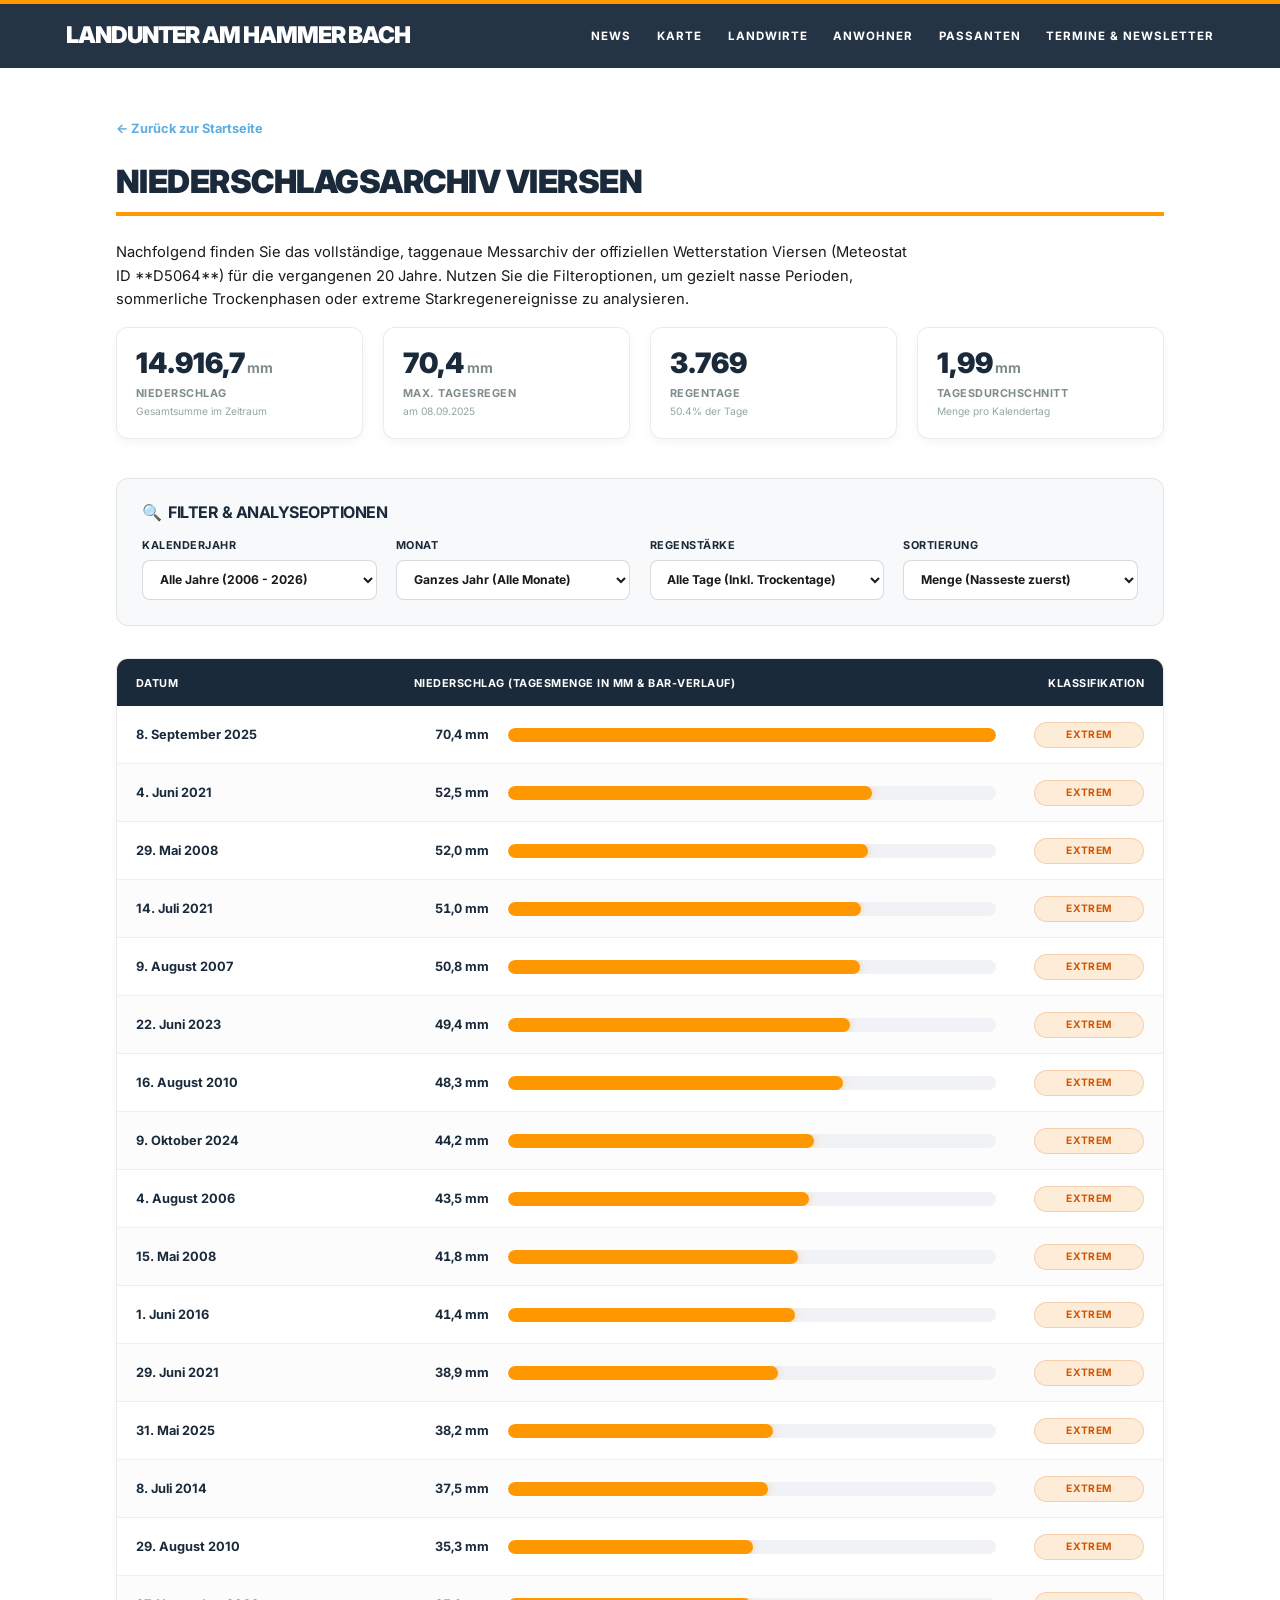
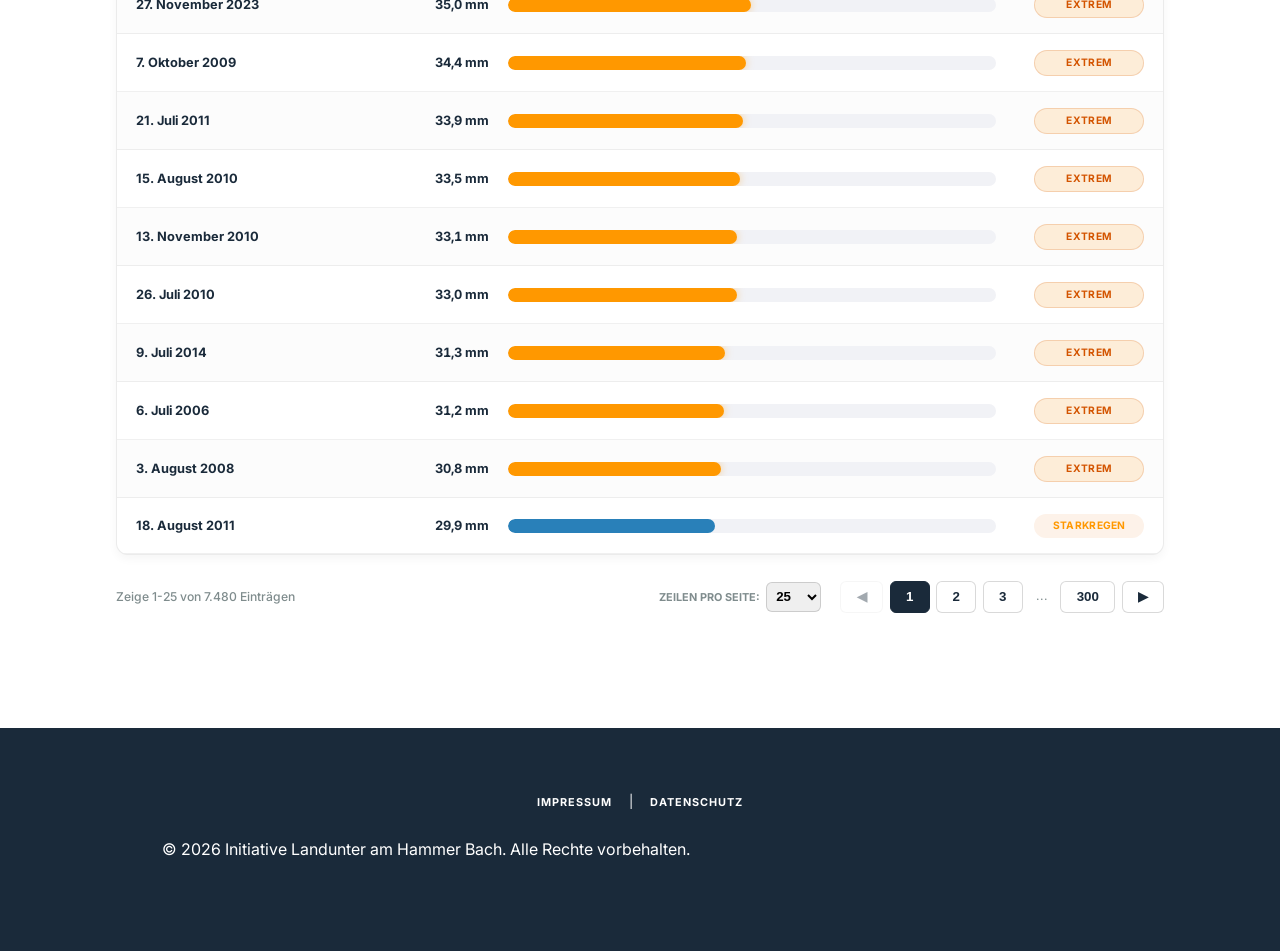
<file: regen.html>
<!DOCTYPE html>
<html lang="de">
<head>
    <meta charset="UTF-8">
    <meta name="viewport" content="width=device-width, initial-scale=1.0">
    <title>Regen-Daten Viersen - Landunter am Hammer&nbsp;Bach</title>
    <link rel="stylesheet" href="style.css">
    <script src="header.js"></script>
    <style>
        /* Custom Styles for Weather Data Page */
        .intro-text {
            font-size: 1.15rem;
            line-height: 1.7;
            margin-bottom: 2.5rem;
            color: var(--text-color);
        }

        /* Stats Cards */
        .stats-grid {
            display: grid;
            grid-template-columns: repeat(auto-fit, minmax(220px, 1fr));
            gap: 1.5rem;
            margin-bottom: 3rem;
        }

        .stat-card {
            background: #ffffff;
            border: 1px solid rgba(0, 0, 0, 0.08);
            border-radius: 12px;
            padding: 1.5rem;
            box-shadow: 0 4px 10px rgba(0, 0, 0, 0.04);
            transition: all 0.3s ease;
            display: flex;
            flex-direction: column;
            justify-content: center;
        }

        .stat-card:hover {
            transform: translateY(-2px);
            box-shadow: 0 6px 15px rgba(0, 0, 0, 0.08);
            border-color: var(--secondary-color);
        }

        .stat-value {
            font-size: 2.2rem;
            font-weight: 900;
            color: var(--primary-color);
            line-height: 1.2;
            margin-bottom: 0.3rem;
        }

        .stat-value small {
            font-size: 1.1rem;
            font-weight: 700;
            color: #7f8c8d;
            margin-left: 0.2rem;
        }

        .stat-label {
            font-size: 0.85rem;
            font-weight: 700;
            color: #7f8c8d;
            text-transform: uppercase;
            letter-spacing: 0.5px;
        }

        .stat-sub {
            font-size: 0.8rem;
            color: #95a5a6;
            margin-top: 0.2rem;
        }

        /* Filter Panel */
        .filter-panel {
            background: #f8f9fa;
            border: 1px solid rgba(0, 0, 0, 0.08);
            border-radius: 12px;
            padding: 2rem;
            margin-bottom: 2.5rem;
        }

        .filter-panel h2 {
            font-size: 1.25rem !important;
            border-left: none !important;
            padding-left: 0 !important;
            margin-top: 0 !important;
            margin-bottom: 1.2rem !important;
            color: var(--primary-color);
            display: flex;
            align-items: center;
            gap: 0.5rem;
        }

        .filter-grid {
            display: grid;
            grid-template-columns: repeat(auto-fit, minmax(200px, 1fr));
            gap: 1.5rem;
        }

        .filter-item {
            display: flex;
            flex-direction: column;
            gap: 0.5rem;
        }

        .filter-item label {
            font-size: 0.85rem;
            font-weight: 700;
            color: var(--primary-color);
            text-transform: uppercase;
            letter-spacing: 0.5px;
        }

        .filter-item select, .filter-item input {
            padding: 0.8rem 1rem;
            border: 1px solid rgba(0, 0, 0, 0.15);
            border-radius: 8px;
            background-color: var(--white);
            color: var(--text-color);
            font-family: inherit;
            font-size: 0.95rem;
            font-weight: 700;
            transition: all 0.2s ease;
            outline: none;
            width: 100%;
        }

        .filter-item select:focus, .filter-item input:focus {
            border-color: var(--secondary-color);
            box-shadow: 0 0 0 3px rgba(93, 173, 226, 0.15);
        }

        /* Weather Table */
        .table-container {
            border: 1px solid rgba(0, 0, 0, 0.08);
            border-radius: 12px;
            overflow: hidden;
            box-shadow: 0 4px 10px rgba(0, 0, 0, 0.04);
            margin-bottom: 2rem;
            background: var(--white);
        }

        .data-table {
            width: 100%;
            border-collapse: collapse;
            text-align: left;
            font-size: 1rem;
        }

        .data-table th {
            background-color: var(--primary-color);
            color: var(--white);
            padding: 1.2rem 1.5rem;
            font-weight: 700;
            text-transform: uppercase;
            letter-spacing: 0.5px;
            font-size: 0.85rem;
        }

        .data-table td {
            padding: 1.2rem 1.5rem;
            border-bottom: 1px solid rgba(0, 0, 0, 0.06);
            vertical-align: middle;
        }

        .data-table tbody tr {
            transition: background-color 0.2s ease;
        }

        .data-table tbody tr:hover {
            background-color: rgba(93, 173, 226, 0.04);
        }

        .data-table tbody tr:nth-child(even) {
            background-color: #fcfcfc;
        }

        .data-table tbody tr:nth-child(even):hover {
            background-color: rgba(93, 173, 226, 0.04);
        }

        /* Interactive Bar Chart inside Table */
        .bar-container {
            display: flex;
            align-items: center;
            gap: 1.5rem;
            width: 100%;
        }

        .prcp-value {
            font-weight: 700;
            color: var(--primary-color);
            min-width: 75px;
            text-align: right;
            font-variant-numeric: tabular-nums;
        }

        .bar-wrapper {
            flex-grow: 1;
            height: 14px;
            background-color: #f1f2f6;
            border-radius: 7px;
            overflow: hidden;
            position: relative;
        }

        .bar-fill {
            height: 100%;
            border-radius: 7px;
            transition: width 0.4s ease-out;
        }

        /* Color classes for rainfall intensity */
        .bar-dry {
            background-color: transparent;
        }

        .bar-light {
            background-color: #aed6f1; /* Light sky blue */
        }

        .bar-moderate {
            background-color: #3498db; /* Blue */
        }

        .bar-heavy {
            background-color: #2980b9; /* Deep rain blue */
        }

        .bar-extreme {
            background-color: var(--accent-color); /* Warning orange */
            box-shadow: 0 0 8px rgba(255, 152, 0, 0.4);
        }

        /* Badges for Classification */
        .badge {
            display: inline-block;
            padding: 0.35rem 0.8rem;
            border-radius: 20px;
            font-size: 0.8rem;
            font-weight: 700;
            text-transform: uppercase;
            letter-spacing: 0.3px;
            text-align: center;
            min-width: 110px;
        }

        .badge-dry {
            background-color: #f1f2f6;
            color: #7f8c8d;
        }

        .badge-light {
            background-color: #ebf5fb;
            color: #2e86c1;
        }

        .badge-moderate {
            background-color: #eaf2f8;
            color: #2471a3;
        }

        .badge-heavy {
            background-color: #fdf2e9;
            color: var(--accent-color);
        }

        .badge-extreme {
            background-color: #fdedd8;
            color: #d35400;
            border: 1px solid rgba(211, 84, 0, 0.2);
            animation: pulse 2s infinite;
        }

        @keyframes pulse {
            0% { box-shadow: 0 0 0 0 rgba(211, 84, 0, 0.4); }
            70% { box-shadow: 0 0 0 6px rgba(211, 84, 0, 0); }
            100% { box-shadow: 0 0 0 0 rgba(211, 84, 0, 0); }
        }

        /* Pagination & Layout Info */
        .pagination-container {
            display: flex;
            justify-content: space-between;
            align-items: center;
            flex-wrap: wrap;
            gap: 1.5rem;
            margin-top: 1.5rem;
            font-size: 0.95rem;
            color: #7f8c8d;
        }

        .pagination-info {
            font-weight: 500;
        }

        .pagination-buttons {
            display: flex;
            gap: 0.5rem;
        }

        .page-btn {
            background-color: var(--white);
            border: 1px solid rgba(0, 0, 0, 0.15);
            color: var(--primary-color);
            padding: 0.6rem 1.2rem;
            border-radius: 6px;
            font-weight: 700;
            cursor: pointer;
            transition: all 0.2s ease;
            user-select: none;
        }

        .page-btn:hover:not(.disabled) {
            border-color: var(--secondary-color);
            background-color: rgba(93, 173, 226, 0.05);
            color: var(--secondary-color);
        }

        .page-btn.active {
            background-color: var(--primary-color);
            border-color: var(--primary-color);
            color: var(--white);
        }

        .page-btn.disabled {
            opacity: 0.4;
            cursor: not-allowed;
            border-color: rgba(0,0,0,0.08);
        }

        /* Loading & Error Screens */
        .loading-screen {
            text-align: center;
            padding: 5rem 2rem;
            background: #ffffff;
            border: 1px solid rgba(0,0,0,0.08);
            border-radius: 12px;
            box-shadow: 0 4px 10px rgba(0,0,0,0.04);
        }

        .spinner {
            width: 50px;
            height: 50px;
            border: 5px solid rgba(93, 173, 226, 0.2);
            border-top-color: var(--secondary-color);
            border-radius: 50%;
            animation: spin 1s infinite linear;
            margin: 0 auto 1.5rem;
        }

        @keyframes spin {
            0% { transform: rotate(0deg); }
            100% { transform: rotate(360deg); }
        }

        .error-msg {
            text-align: center;
            padding: 4rem 2rem;
            background: #fff8f8;
            border: 1px solid #f9ebeb;
            border-radius: 12px;
            color: #c0392b;
        }

        .error-icon {
            font-size: 3rem;
            display: block;
            margin-bottom: 1rem;
        }

        .error-msg h3 {
            font-size: 1.5rem;
            margin-bottom: 0.5rem;
        }

        /* Alignments */
        .date-cell {
            font-weight: 700;
            color: var(--primary-color);
            white-space: nowrap;
        }

        .badge-cell {
            text-align: right;
            width: 130px;
        }

        .no-data-msg {
            text-align: center;
            color: #7f8c8d;
            font-style: italic;
            padding: 3rem 1rem !important;
        }

        /* Responsive table wrapping */
        @media (max-width: 768px) {
            .filter-grid {
                grid-template-columns: 1fr;
            }
            .data-table th, .data-table td {
                padding: 1rem;
            }
            .prcp-value {
                min-width: 60px;
            }
            .bar-container {
                gap: 0.8rem;
            }
            .badge-cell {
                width: 100px;
            }
            .badge {
                min-width: 85px;
                font-size: 0.75rem;
                padding: 0.3rem 0.6rem;
            }
        }
    </style>
</head>
<body class="legal-page">
    <header>
        <!-- Will be dynamically filled by header.js -->
        <nav>
            <div class="logo"><a href="index.html#top">Landunter am Hammer&nbsp;Bach</a></div>
            <ul>
                <li><a href="index.html#news">News</a></li>
                <li><a href="karte.html">Karte</a></li>
                <li><a href="index.html#landwirte">Landwirte</a></li>
                <li><a href="index.html#anwohner">Anwohner</a></li>
                <li><a href="index.html#passanten">Passanten</a></li>
            </ul>
        </nav>
    </header>

    <main class="legal-container" style="max-width: 1100px; padding-bottom: 5rem;">
        <a href="index.html" class="back-link">&larr; Zurück zur Startseite</a>
        
        <h1>Niederschlagsarchiv Viersen</h1>
        
        <p class="intro-text">
            Nachfolgend finden Sie das vollständige, taggenaue Messarchiv der offiziellen Wetterstation Viersen (Meteostat ID **D5064**) für die vergangenen 20 Jahre. Nutzen Sie die Filteroptionen, um gezielt nasse Perioden, sommerliche Trockenphasen oder extreme Starkregenereignisse zu analysieren.
        </p>

        <!-- Loading State Placeholder -->
        <div id="loading" class="loading-screen">
            <div class="spinner"></div>
            <h3>Wetterdaten werden geladen...</h3>
            <p>Es werden über 7.000 historische Aufzeichnungen verarbeitet.</p>
        </div>

        <!-- Dashboard Content (hidden until loaded) -->
        <div id="dashboard" style="display: none;">
            
            <!-- Statistics Cards -->
            <div class="stats-grid">
                <div class="stat-card">
                    <span class="stat-value" id="stat-total">0<small>mm</small></span>
                    <span class="stat-label">Niederschlag</span>
                    <span class="stat-sub">Gesamtsumme im Zeitraum</span>
                </div>
                <div class="stat-card">
                    <span class="stat-value" id="stat-max">0<small>mm</small></span>
                    <span class="stat-label">Max. Tagesregen</span>
                    <span class="stat-sub" id="stat-max-date">-</span>
                </div>
                <div class="stat-card">
                    <span class="stat-value" id="stat-days">0</span>
                    <span class="stat-label">Regentage</span>
                    <span class="stat-sub" id="stat-percent-days">0% aller Tage</span>
                </div>
                <div class="stat-card">
                    <span class="stat-value" id="stat-avg">0<small>mm</small></span>
                    <span class="stat-label">Tagesdurchschnitt</span>
                    <span class="stat-sub">Menge pro Kalendertag</span>
                </div>
            </div>

            <!-- Filter Panel -->
            <div class="filter-panel">
                <h2><span>🔍</span> Filter &amp; Analyseoptionen</h2>
                <div class="filter-grid">
                    <div class="filter-item">
                        <label for="year-filter">Kalenderjahr</label>
                        <select id="year-filter">
                            <option value="all">Alle Jahre (2006 - 2026)</option>
                            <!-- Programmatically populated -->
                        </select>
                    </div>
                    <div class="filter-item">
                        <label for="month-filter">Monat</label>
                        <select id="month-filter">
                            <option value="all">Ganzes Jahr (Alle Monate)</option>
                            <option value="1">Januar</option>
                            <option value="2">Februar</option>
                            <option value="3">März</option>
                            <option value="4">April</option>
                            <option value="5">Mai</option>
                            <option value="6">Juni</option>
                            <option value="7">Juli</option>
                            <option value="8">August</option>
                            <option value="9">September</option>
                            <option value="10">Oktober</option>
                            <option value="11">November</option>
                            <option value="12">Dezember</option>
                        </select>
                    </div>
                    <div class="filter-item">
                        <label for="intensity-filter">Regenstärke</label>
                        <select id="intensity-filter">
                            <option value="all">Alle Tage (Inkl. Trockentage)</option>
                            <option value="rainy">Nur Regentage (> 0 mm)</option>
                            <option value="dry">Nur Trockentage (= 0 mm)</option>
                            <option value="light">Leichter Regen (0.1 - 2.5 mm)</option>
                            <option value="moderate">Mäßiger Regen (2.5 - 10 mm)</option>
                            <option value="heavy">Starkregen (10 - 30 mm)</option>
                            <option value="extreme">Extremer Starkregen (> 30 mm)</option>
                        </select>
                    </div>
                    <div class="filter-item">
                        <label for="sort-filter">Sortierung</label>
                        <select id="sort-filter">
                            <option value="prcp-desc" selected>Menge (Nasseste zuerst)</option>
                            <option value="date-desc">Datum (Neueste zuerst)</option>
                            <option value="date-asc">Datum (Älteste zuerst)</option>
                            <option value="prcp-asc">Menge (Trockenste zuerst)</option>
                        </select>
                    </div>
                </div>
            </div>

            <!-- Table Container -->
            <div class="table-container">
                <table class="data-table">
                    <thead>
                        <tr>
                            <th>Datum</th>
                            <th>Niederschlag (Tagesmenge in mm &amp; bar-Verlauf)</th>
                            <th style="text-align: right;">Klassifikation</th>
                        </tr>
                    </thead>
                    <tbody id="table-body">
                        <!-- Programmatically populated -->
                    </tbody>
                </table>
            </div>

            <!-- Pagination & Page Size -->
            <div class="pagination-container">
                <div class="pagination-info" id="pagination-info">
                    Zeige 0-0 von 0 Einträgen
                </div>
                
                <div style="display: flex; align-items: center; gap: 1.5rem; flex-wrap: wrap;">
                    <div style="display: flex; align-items: center; gap: 0.5rem;">
                        <span style="font-size: 0.85rem; font-weight: 700; text-transform: uppercase;">Zeilen pro Seite:</span>
                        <select id="page-size-selector" style="padding: 0.4rem; border-radius: 6px; font-weight: bold; border: 1px solid rgba(0,0,0,0.15);">
                            <option value="10">10</option>
                            <option value="25" selected>25</option>
                            <option value="50">50</option>
                            <option value="100">100</option>
                        </select>
                    </div>
                    
                    <div class="pagination-buttons" id="pagination-buttons">
                        <!-- Programmatically populated -->
                    </div>
                </div>
            </div>

        </div>
    </main>

    <footer>
        <div class="footer-links">
            <a href="impressum.html">Impressum</a> |
            <a href="datenschutz.html">Datenschutz</a>
        </div>
        <p>&copy; 2026 Initiative Landunter am Hammer&nbsp;Bach. Alle Rechte vorbehalten.</p>
    </footer>

    <!-- Core Interactive Script -->
    <script>
        document.addEventListener('DOMContentLoaded', () => {
            const CSV_PATH = 'viersen_precipitation_2006_2026.csv';
            let allWeatherData = [];
            let filteredWeatherData = [];
            
            // Pagination state
            let currentPage = 1;
            let rowsPerPage = 25;

            // DOM elements
            const loadingEl = document.getElementById('loading');
            const dashboardEl = document.getElementById('dashboard');
            const yearFilterEl = document.getElementById('year-filter');
            const monthFilterEl = document.getElementById('month-filter');
            const intensityFilterEl = document.getElementById('intensity-filter');
            const sortFilterEl = document.getElementById('sort-filter');
            const tableBodyEl = document.getElementById('table-body');
            const pageSizeSelectorEl = document.getElementById('page-size-selector');
            const paginationInfoEl = document.getElementById('pagination-info');
            const paginationButtonsEl = document.getElementById('pagination-buttons');

            // Fetch the CSV weather file
            fetch(CSV_PATH)
                .then(response => {
                    if (!response.ok) {
                        throw new Error(`HTTP error! Status: ${response.status}`);
                    }
                    return response.text();
                })
                .then(csvText => {
                    allWeatherData = parseCSV(csvText);
                    if (allWeatherData.length === 0) {
                        throw new Error("Parsed data is empty");
                    }
                    
                    // Setup UI components
                    populateYearOptions(allWeatherData);
                    setupEventListeners();
                    
                    // Initial run
                    updateDashboard();
                    
                    // Switch view from loading to dashboard
                    loadingEl.style.display = 'none';
                    dashboardEl.style.display = 'block';
                })
                .catch(error => {
                    console.error('Error parsing or fetching data:', error);
                    loadingEl.innerHTML = `
                        <div class="error-msg">
                            <span class="error-icon">⚠️</span>
                            <h3>Datenladefehler</h3>
                            <p>Das Niederschlagsarchiv (${CSV_PATH}) konnte nicht geladen werden.</p>
                            <p style="font-size: 0.9rem; opacity: 0.8; margin-top: 1rem;">Details: ${error.message}</p>
                        </div>
                    `;
                });

            // Parse raw CSV text
            function parseCSV(text) {
                const lines = text.split('\n');
                const data = [];
                if (lines.length === 0) return data;
                
                const headers = lines[0].trim().split(',');
                const dateIdx = headers.indexOf('date');
                const prcpIdx = headers.indexOf('precipitation_mm');
                
                if (dateIdx === -1 || prcpIdx === -1) {
                    console.error("Invalid headers found:", headers);
                    return data;
                }
                
                for (let i = 1; i < lines.length; i++) {
                    const line = lines[i].trim();
                    if (!line) continue;
                    
                    const row = line.split(',');
                    if (row.length <= Math.max(dateIdx, prcpIdx)) continue;
                    
                    const dateStr = row[dateIdx];
                    const prcpVal = parseFloat(row[prcpIdx]);
                    
                    if (dateStr) {
                        data.push({
                            date: dateStr,
                            prcp: isNaN(prcpVal) ? 0.0 : prcpVal
                        });
                    }
                }
                return data;
            }

            // Populate Year Dropdown dynamically based on data ranges
            function populateYearOptions(data) {
                const years = new Set();
                data.forEach(item => {
                    const year = item.date.split('-')[0];
                    if (year) years.add(year);
                });
                
                // Sort descending (newest first)
                const sortedYears = Array.from(years).sort((a, b) => b.localeCompare(a));
                
                sortedYears.forEach(year => {
                    const option = document.createElement('option');
                    option.value = year;
                    option.textContent = year;
                    yearFilterEl.appendChild(option);
                });
            }

            // Bind filters and select change handlers
            function setupEventListeners() {
                yearFilterEl.addEventListener('change', () => { currentPage = 1; updateDashboard(); });
                monthFilterEl.addEventListener('change', () => { currentPage = 1; updateDashboard(); });
                intensityFilterEl.addEventListener('change', () => { currentPage = 1; updateDashboard(); });
                sortFilterEl.addEventListener('change', () => { updateDashboard(); });
                
                pageSizeSelectorEl.addEventListener('change', (e) => {
                    rowsPerPage = parseInt(e.target.value);
                    currentPage = 1;
                    updateDashboard();
                });
            }

            // Recalculates stats, applies filter/sort, and triggers re-render of table
            function updateDashboard() {
                // 1. Filter
                filteredWeatherData = applyFilters(
                    allWeatherData,
                    yearFilterEl.value,
                    monthFilterEl.value,
                    intensityFilterEl.value
                );
                
                // 2. Sort
                applySorting(filteredWeatherData, sortFilterEl.value);
                
                // 3. Update stats cards
                renderStats(filteredWeatherData);
                
                // 4. Render Table
                const maxPrcpInFiltered = Math.max(...filteredWeatherData.map(item => item.prcp), 1.0);
                renderTable(filteredWeatherData, maxPrcpInFiltered);
                
                // 5. Render Pagination
                renderPagination(filteredWeatherData.length);
            }

            // Filter implementation
            function applyFilters(data, yearFilter, monthFilter, intensityFilter) {
                return data.filter(item => {
                    const [yStr, mStr] = item.date.split('-');
                    const year = yStr;
                    const month = parseInt(mStr);
                    
                    // Filter year
                    if (yearFilter !== 'all' && year !== yearFilter) return false;
                    
                    // Filter month
                    if (monthFilter !== 'all' && month !== parseInt(monthFilter)) return false;
                    
                    // Filter intensity classification
                    const prcp = item.prcp;
                    if (intensityFilter === 'rainy' && prcp <= 0) return false;
                    if (intensityFilter === 'dry' && prcp > 0) return false;
                    if (intensityFilter === 'light' && (prcp <= 0 || prcp > 2.5)) return false;
                    if (intensityFilter === 'moderate' && (prcp <= 2.5 || prcp > 10.0)) return false;
                    if (intensityFilter === 'heavy' && (prcp <= 10.0 || prcp > 30.0)) return false;
                    if (intensityFilter === 'extreme' && prcp <= 30.0) return false;
                    
                    return true;
                });
            }

            // Sort implementation
            function applySorting(data, sortBy) {
                if (sortBy === 'date-desc') {
                    data.sort((a, b) => b.date.localeCompare(a.date));
                } else if (sortBy === 'date-asc') {
                    data.sort((a, b) => a.date.localeCompare(b.date));
                } else if (sortBy === 'prcp-desc') {
                    data.sort((a, b) => b.prcp - a.prcp);
                } else if (sortBy === 'prcp-asc') {
                    data.sort((a, b) => a.prcp - b.prcp);
                }
            }

            // Calculate and write stats card information
            function renderStats(filtered) {
                const totalEl = document.getElementById('stat-total');
                const maxEl = document.getElementById('stat-max');
                const maxDateEl = document.getElementById('stat-max-date');
                const daysEl = document.getElementById('stat-days');
                const percentDaysEl = document.getElementById('stat-percent-days');
                const avgEl = document.getElementById('stat-avg');

                if (filtered.length === 0) {
                    totalEl.innerHTML = `0<small>mm</small>`;
                    maxEl.innerHTML = `0<small>mm</small>`;
                    maxDateEl.textContent = "-";
                    daysEl.textContent = "0";
                    percentDaysEl.textContent = "0% aller Tage";
                    avgEl.innerHTML = `0.00<small>mm</small>`;
                    return;
                }

                let total = 0;
                let maxVal = 0;
                let maxDate = "-";
                let rainyDays = 0;

                filtered.forEach(item => {
                    total += item.prcp;
                    if (item.prcp > maxVal) {
                        maxVal = item.prcp;
                        maxDate = item.date;
                    }
                    if (item.prcp > 0) {
                        rainyDays++;
                    }
                });

                const avg = total / filtered.length;
                const percentRainy = (rainyDays / filtered.length) * 100;

                totalEl.innerHTML = `${total.toLocaleString('de-DE', {minimumFractionDigits: 1, maximumFractionDigits: 1})}<small>mm</small>`;
                maxEl.innerHTML = `${maxVal.toLocaleString('de-DE', {minimumFractionDigits: 1, maximumFractionDigits: 1})}<small>mm</small>`;
                maxDateEl.textContent = maxDate !== "-" ? `am ${formatDateGermanShort(maxDate)}` : "-";
                daysEl.textContent = rainyDays.toLocaleString('de-DE');
                percentDaysEl.textContent = `${percentRainy.toFixed(1)}% der Tage`;
                avgEl.innerHTML = `${avg.toLocaleString('de-DE', {minimumFractionDigits: 2, maximumFractionDigits: 2})}<small>mm</small>`;
            }

            // Render table rows
            function renderTable(filtered, maxPrcpInFiltered) {
                tableBodyEl.innerHTML = '';
                
                if (filtered.length === 0) {
                    tableBodyEl.innerHTML = `
                        <tr>
                            <td colspan="3" class="no-data-msg">
                                Keine Einträge für die ausgewählten Filterkriterien gefunden.
                            </td>
                        </tr>
                    `;
                    return;
                }
                
                const startIndex = (currentPage - 1) * rowsPerPage;
                const endIndex = Math.min(startIndex + rowsPerPage, filtered.length);
                const pageItems = filtered.slice(startIndex, endIndex);
                
                pageItems.forEach(item => {
                    // Normalize bar fill relative to the highest value in the current selection
                    const percentage = maxPrcpInFiltered > 0 ? (item.prcp / maxPrcpInFiltered) * 100 : 0;
                    
                    let barColorClass = 'bar-light';
                    let classification = 'Trocken';
                    let badgeClass = 'badge-dry';

                    if (item.prcp > 30.0) {
                        barColorClass = 'bar-extreme';
                        classification = 'Extrem';
                        badgeClass = 'badge-extreme';
                    } else if (item.prcp > 10.0) {
                        barColorClass = 'bar-heavy';
                        classification = 'Starkregen';
                        badgeClass = 'badge-heavy';
                    } else if (item.prcp > 2.5) {
                        barColorClass = 'bar-moderate';
                        classification = 'Mäßig';
                        badgeClass = 'badge-moderate';
                    } else if (item.prcp > 0) {
                        barColorClass = 'bar-light';
                        classification = 'Leicht';
                        badgeClass = 'badge-light';
                    }

                    const row = document.createElement('tr');
                    row.innerHTML = `
                        <td class="date-cell">${formatDateGerman(item.date)}</td>
                        <td>
                            <div class="bar-container">
                                <span class="prcp-value">${item.prcp.toLocaleString('de-DE', {minimumFractionDigits: 1, maximumFractionDigits: 1})} mm</span>
                                <div class="bar-wrapper">
                                    <div class="bar-fill ${barColorClass}" style="width: ${percentage}%;"></div>
                                </div>
                            </div>
                        </td>
                        <td class="badge-cell">
                            <span class="badge ${badgeClass}">${classification}</span>
                        </td>
                    `;
                    tableBodyEl.appendChild(row);
                });
            }

            // Render pagination buttons and informational text
            function renderPagination(totalCount) {
                const totalPages = Math.ceil(totalCount / rowsPerPage);
                
                if (totalCount === 0) {
                    paginationInfoEl.textContent = "Zeige 0 Einträge";
                    paginationButtonsEl.innerHTML = '';
                    return;
                }

                const startIndex = (currentPage - 1) * rowsPerPage + 1;
                const endIndex = Math.min(startIndex + rowsPerPage - 1, totalCount);
                
                paginationInfoEl.textContent = `Zeige ${startIndex}-${endIndex} von ${totalCount.toLocaleString('de-DE')} Einträgen`;
                paginationButtonsEl.innerHTML = '';

                // Previous page button
                const prevBtn = document.createElement('button');
                prevBtn.className = `page-btn ${currentPage === 1 ? 'disabled' : ''}`;
                prevBtn.textContent = '◀';
                if (currentPage > 1) {
                    prevBtn.addEventListener('click', () => {
                        currentPage--;
                        updateTableAndPagination();
                    });
                }
                paginationButtonsEl.appendChild(prevBtn);

                // Page numbering strategy: show first, current, last and siblings
                let startPage = Math.max(1, currentPage - 1);
                let endPage = Math.min(totalPages, currentPage + 1);

                if (currentPage === 1) {
                    endPage = Math.min(totalPages, 3);
                } else if (currentPage === totalPages) {
                    startPage = Math.max(1, totalPages - 2);
                }

                if (startPage > 1) {
                    addPageButton(1);
                    if (startPage > 2) {
                        const dots = document.createElement('span');
                        dots.textContent = '...';
                        dots.style.padding = '0.5rem';
                        dots.style.color = '#7f8c8d';
                        paginationButtonsEl.appendChild(dots);
                    }
                }

                for (let i = startPage; i <= endPage; i++) {
                    addPageButton(i);
                }

                if (endPage < totalPages) {
                    if (endPage < totalPages - 1) {
                        const dots = document.createElement('span');
                        dots.textContent = '...';
                        dots.style.padding = '0.5rem';
                        dots.style.color = '#7f8c8d';
                        paginationButtonsEl.appendChild(dots);
                    }
                    addPageButton(totalPages);
                }

                // Next page button
                const nextBtn = document.createElement('button');
                nextBtn.className = `page-btn ${currentPage === totalPages ? 'disabled' : ''}`;
                nextBtn.textContent = '▶';
                if (currentPage < totalPages) {
                    nextBtn.addEventListener('click', () => {
                        currentPage++;
                        updateTableAndPagination();
                    });
                }
                paginationButtonsEl.appendChild(nextBtn);
            }

            function addPageButton(pageNumber) {
                const btn = document.createElement('button');
                btn.className = `page-btn ${pageNumber === currentPage ? 'active' : ''}`;
                btn.textContent = pageNumber;
                btn.addEventListener('click', () => {
                    currentPage = pageNumber;
                    updateTableAndPagination();
                });
                paginationButtonsEl.appendChild(btn);
            }

            function updateTableAndPagination() {
                const maxPrcpInFiltered = Math.max(...filteredWeatherData.map(item => item.prcp), 1.0);
                renderTable(filteredWeatherData, maxPrcpInFiltered);
                renderPagination(filteredWeatherData.length);
                
                // Smooth scroll to filter panel on page change
                document.querySelector('.filter-panel').scrollIntoView({ behavior: 'smooth', block: 'start' });
            }

            // Format date to: 14. Juli 2021
            function formatDateGerman(dateStr) {
                const [year, month, day] = dateStr.split('-');
                const months = [
                    "Januar", "Februar", "März", "April", "Mai", "Juni",
                    "Juli", "August", "September", "Oktober", "November", "Dezember"
                ];
                return `${parseInt(day)}. ${months[parseInt(month) - 1]} ${year}`;
            }

            // Format date to short German: 14.07.2021
            function formatDateGermanShort(dateStr) {
                const [year, month, day] = dateStr.split('-');
                return `${day.padStart(2, '0')}.${month.padStart(2, '0')}.${year}`;
            }
        });
    </script>
</body>
</html>
</file>
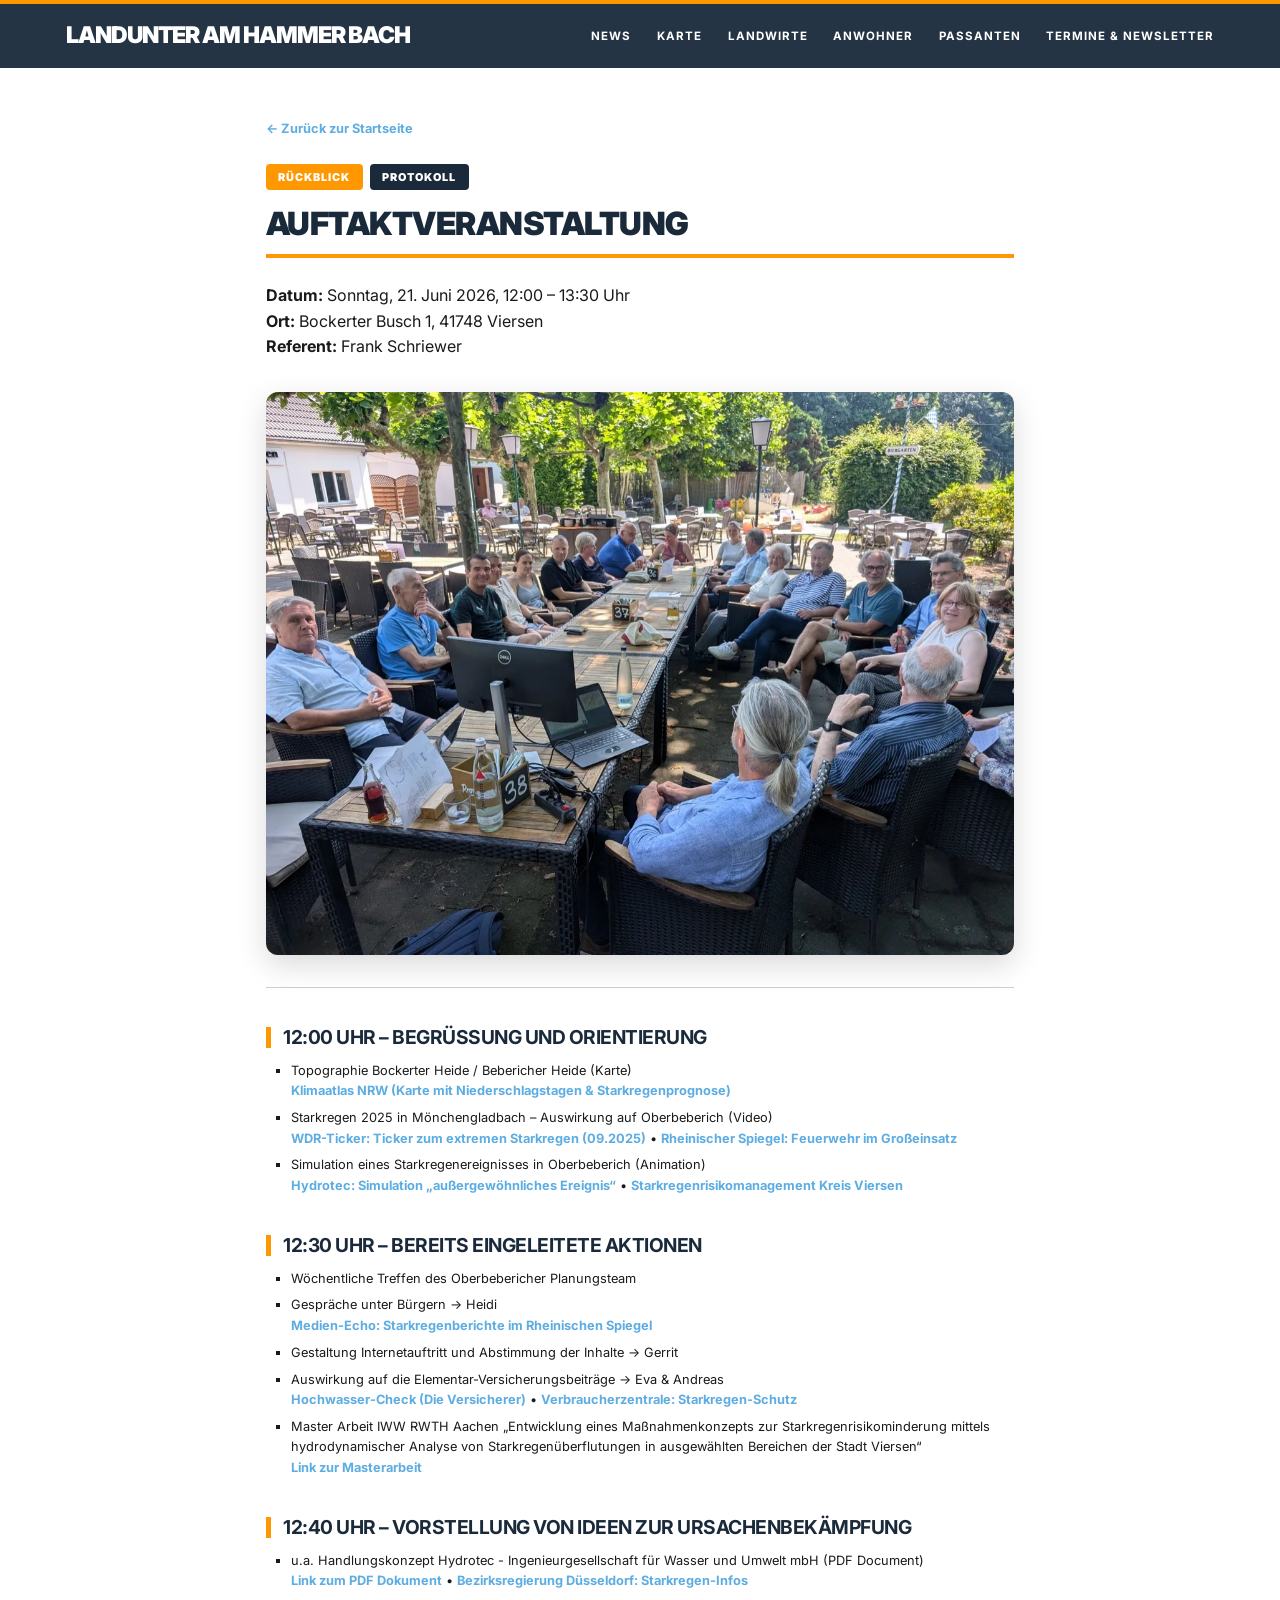
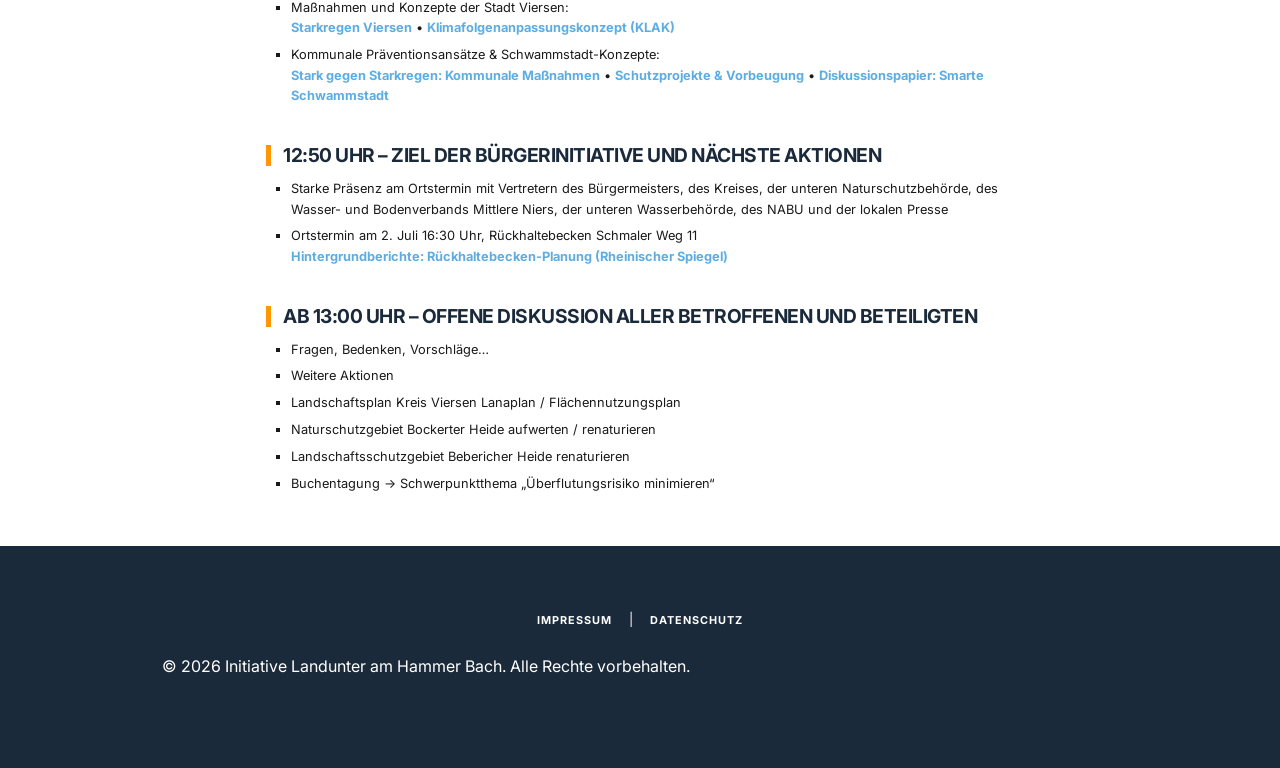
<file: events/2026-06-21.html>
<!DOCTYPE html>
<html lang="de">
<head>
    <meta charset="UTF-8">
    <meta name="viewport" content="width=device-width, initial-scale=1.0">
    <title>Agenda - Auftaktveranstaltung - Landunter am Hammer&nbsp;Bach</title>
    <link rel="stylesheet" href="../style.css">
    <script src="../header.js"></script>
</head>
<body class="legal-page">
    <header>
        <nav>
            <div class="logo"><a href="../index.html">Landunter am Hammer&nbsp;Bach</a></div>
            <ul>
                <li><a href="../index.html#news">News</a></li>
                <li><a href="../karte.html">Karte</a></li>
                <li><a href="../index.html#landwirte">Landwirte</a></li>
                <li><a href="../index.html#anwohner">Anwohner</a></li>
                <li><a href="../index.html#passanten">Passanten</a></li>
            </ul>
        </nav>
    </header>

    <main class="legal-container">
        <a href="../index.html" class="back-link">← Zurück zur Startseite</a>
        
        <div style="display: flex; gap: 0.5rem; margin-bottom: 1.2rem; flex-wrap: wrap;">
            <div style="display: inline-block; background-color: var(--accent-color); color: var(--white); padding: 0.4rem 1rem; border-radius: 4px; font-weight: 900; font-size: 0.85rem; text-transform: uppercase; letter-spacing: 1px;">Rückblick</div>
            <div style="display: inline-block; background-color: var(--primary-color); color: var(--white); padding: 0.4rem 1rem; border-radius: 4px; font-weight: 900; font-size: 0.85rem; text-transform: uppercase; letter-spacing: 1px;">Protokoll</div>
        </div>
        <h1 style="margin-top: 0;">Auftakt&shy;veranstaltung</h1>
        
        <p><strong>Datum:</strong> Sonntag, 21. Juni 2026, 12:00 &ndash; 13:30 Uhr<br>
        <strong>Ort:</strong> Bockerter Busch 1, 41748 Viersen<br>
        <strong>Referent:</strong> Frank Schriewer</p>

        <div style="max-width: 100%; border-radius: 12px; overflow: hidden; box-shadow: var(--shadow); margin: 2.5rem 0;">
            <img src="../images/2026-06-21_12-05_small.webp" alt="Erfolgreiche Auftaktveranstaltung der Bürgerinitiative am Bockerter Busch" style="width: 100%; height: auto; display: block;" />
        </div>

        <hr style="border: 0; border-top: 1px solid #ccc; margin: 2rem 0;">

        <h2>12:00 Uhr &ndash; Begrüßung und Orientierung</h2>
        <ul>
            <li>
                Topographie Bockerter Heide / Bebericher Heide (Karte)<br>
                <a href="https://www.klimaatlas.nrw.de/klima-nrw-pluskarte" target="_blank" rel="noopener">Klimaatlas NRW (Karte mit Niederschlagstagen &amp; Starkregenprognose)</a>
            </li>
            <li>
                Starkregen 2025 in Mönchengladbach &ndash; Auswirkung auf Oberbeberich (Video)<br>
                <a href="https://www1.wdr.de/nrw/wetter/aktuell/wetter-nrw-unwetter-starkregen-100.html" target="_blank" rel="noopener">WDR-Ticker: Ticker zum extremen Starkregen (09.2025)</a> &bull; 
                <a href="https://rheinischer-spiegel.de/starkregen-viersener-feuerwehr-im-grosseinsatz/" target="_blank" rel="noopener">Rheinischer Spiegel: Feuerwehr im Großeinsatz</a>
            </li>
            <li>
                Simulation eines Starkregenereignisses in Oberbeberich (Animation)<br>
                <a href="https://mapview.hydrotec.de/models/SR-Simulation-KVIE-aussergewoehnliches-Ereignis/" target="_blank" rel="noopener">Hydrotec: Simulation &bdquo;außergewöhnliches Ereignis&ldquo;</a> &bull; 
                <a href="https://www.kreis-viersen.de/themen/klima/klimafolgenanpassung/starkregenrisikomanagement" target="_blank" rel="noopener">Starkregenrisikomanagement Kreis Viersen</a>
            </li>
        </ul>

        <h2>12:30 Uhr &ndash; Bereits eingeleitete Aktionen</h2>
        <ul>
            <li>Wöchentliche Treffen des Oberbebericher Planungsteam</li>
            <li>
                Gespräche unter Bürgern &rarr; Heidi<br>
                <a href="https://rheinischer-spiegel.de/?s=starkregen" target="_blank" rel="noopener">Medien-Echo: Starkregenberichte im Rheinischen Spiegel</a>
            </li>
            <li>Gestaltung Internetauftritt und Abstimmung der Inhalte &rarr; Gerrit</li>
            <li>
                Auswirkung auf die Elementar-Versicherungsbeiträge &rarr; Eva &amp; Andreas<br>
                <a href="https://www.dieversicherer.de/versicherer/wohnen/hochwassercheck" target="_blank" rel="noopener">Hochwasser-Check (Die Versicherer)</a> &bull; 
                <a href="https://www.verbraucherzentrale.de/starkregen-hochwasser-unwetter-62849" target="_blank" rel="noopener">Verbraucherzentrale: Starkregen-Schutz</a>
            </li>
            <li>
                Master Arbeit IWW RWTH Aachen &bdquo;Entwicklung eines Maßnahmenkonzepts zur Starkregenrisikominderung mittels hydrodynamischer Analyse von Starkregenüberflutungen in ausgewählten Bereichen der Stadt Viersen&ldquo;<br>
                <a href="https://www.iww.rwth-aachen.de/cms/iww/Studium/~lyhp/Studien-und-Abschlussarbeiten/" target="_blank" rel="noopener">Link zur Masterarbeit</a>
            </li>
        </ul>

        <h2>12:40 Uhr &ndash; Vorstellung von Ideen zur Ursachen&shy;bekämpfung</h2>
        <ul>
            <li>
                u.a. Handlungskonzept Hydrotec - Ingenieurgesellschaft für Wasser und Umwelt mbH (PDF Document)<br>
                <a href="https://www.kreis-viersen.de/system/files/dokumente/Starkregenrisikomanagement_Kreis_Viersen_-_Konzept.pdf" target="_blank" rel="noopener">Link zum PDF Dokument</a> &bull; 
                <a href="https://www.brd.nrw.de/themen/umwelt-natur/wasserwirtschaft/hochwasserrisiken-und-hochwasserschutz/starkregen" target="_blank" rel="noopener">Bezirksregierung Düsseldorf: Starkregen-Infos</a>
            </li>
            <li>
                Maßnahmen und Konzepte der Stadt Viersen:<br>
                <a href="https://www.viersen.de/unsere-stadt/umwelt-klima/klimafolgenanpassung/starkregen-viersen" target="_blank" rel="noopener">Starkregen Viersen</a> &bull; 
                <a href="https://www.viersen.de/unsere-stadt/umwelt-klima/klimafolgenanpassungskonzept-klak" target="_blank" rel="noopener">Klimafolgenanpassungskonzept (KLAK)</a>
            </li>
            <li>
                Kommunale Präventionsansätze &amp; Schwammstadt-Konzepte:<br>
                <a href="https://starkgegenstarkregen.de/was-konnen-kommunen-tun/" target="_blank" rel="noopener">Stark gegen Starkregen: Kommunale Maßnahmen</a> &bull; 
                <a href="https://starkgegenstarkregen.de/schutzprojekte-und-vorbeugemassnahmen/" target="_blank" rel="noopener">Schutzprojekte &amp; Vorbeugung</a> &bull; 
                <a href="https://zentrum-klimaanpassung.de/news/diskussionspapier-smarte-schwammstadt-und-modernes-starkregenmanagement" target="_blank" rel="noopener">Diskussionspapier: Smarte Schwammstadt</a>
            </li>
        </ul>

        <h2>12:50 Uhr &ndash; Ziel der Bürger&shy;initiative und nächste Aktionen</h2>
        <ul>
            <li>Starke Präsenz am Ortstermin mit Vertretern des Bürgermeisters, des Kreises, der unteren Naturschutzbehörde, des Wasser- und Bodenverbands Mittlere Niers, der unteren Wasserbehörde, des NABU und der lokalen Presse</li>
            <li>
                Ortstermin am 2. Juli 16:30 Uhr, Rückhaltebecken Schmaler Weg 11<br>
                <a href="https://rheinischer-spiegel.de/tag/rueckhaltebecken-planung/" target="_blank" rel="noopener">Hintergrundberichte: Rückhaltebecken-Planung (Rheinischer Spiegel)</a>
            </li>
        </ul>

        <h2>ab 13:00 Uhr &ndash; Offene Diskussion aller Betroffenen und Beteiligten</h2>
        <ul>
            <li>Fragen, Bedenken, Vorschläge&hellip;</li>
            <li>Weitere Aktionen</li>
            <li>Landschaftsplan Kreis Viersen Lanaplan / Flächennutzungsplan</li>
            <li>Naturschutzgebiet Bockerter Heide aufwerten / renaturieren</li>
            <li>Landschaftsschutzgebiet Bebericher Heide renaturieren</li>
            <li>Buchentagung &rarr; Schwerpunktthema &bdquo;Überflutungsrisiko minimieren&ldquo;</li>
        </ul>
    </main>

    <footer>
        <div class="footer-links">
            <a href="../impressum.html">Impressum</a> | 
            <a href="../datenschutz.html">Datenschutz</a>
        </div>
        <p>&copy; 2026 Initiative Landunter am Hammer&nbsp;Bach. Alle Rechte vorbehalten.</p>
    </footer>
</body>
</html>
</file>
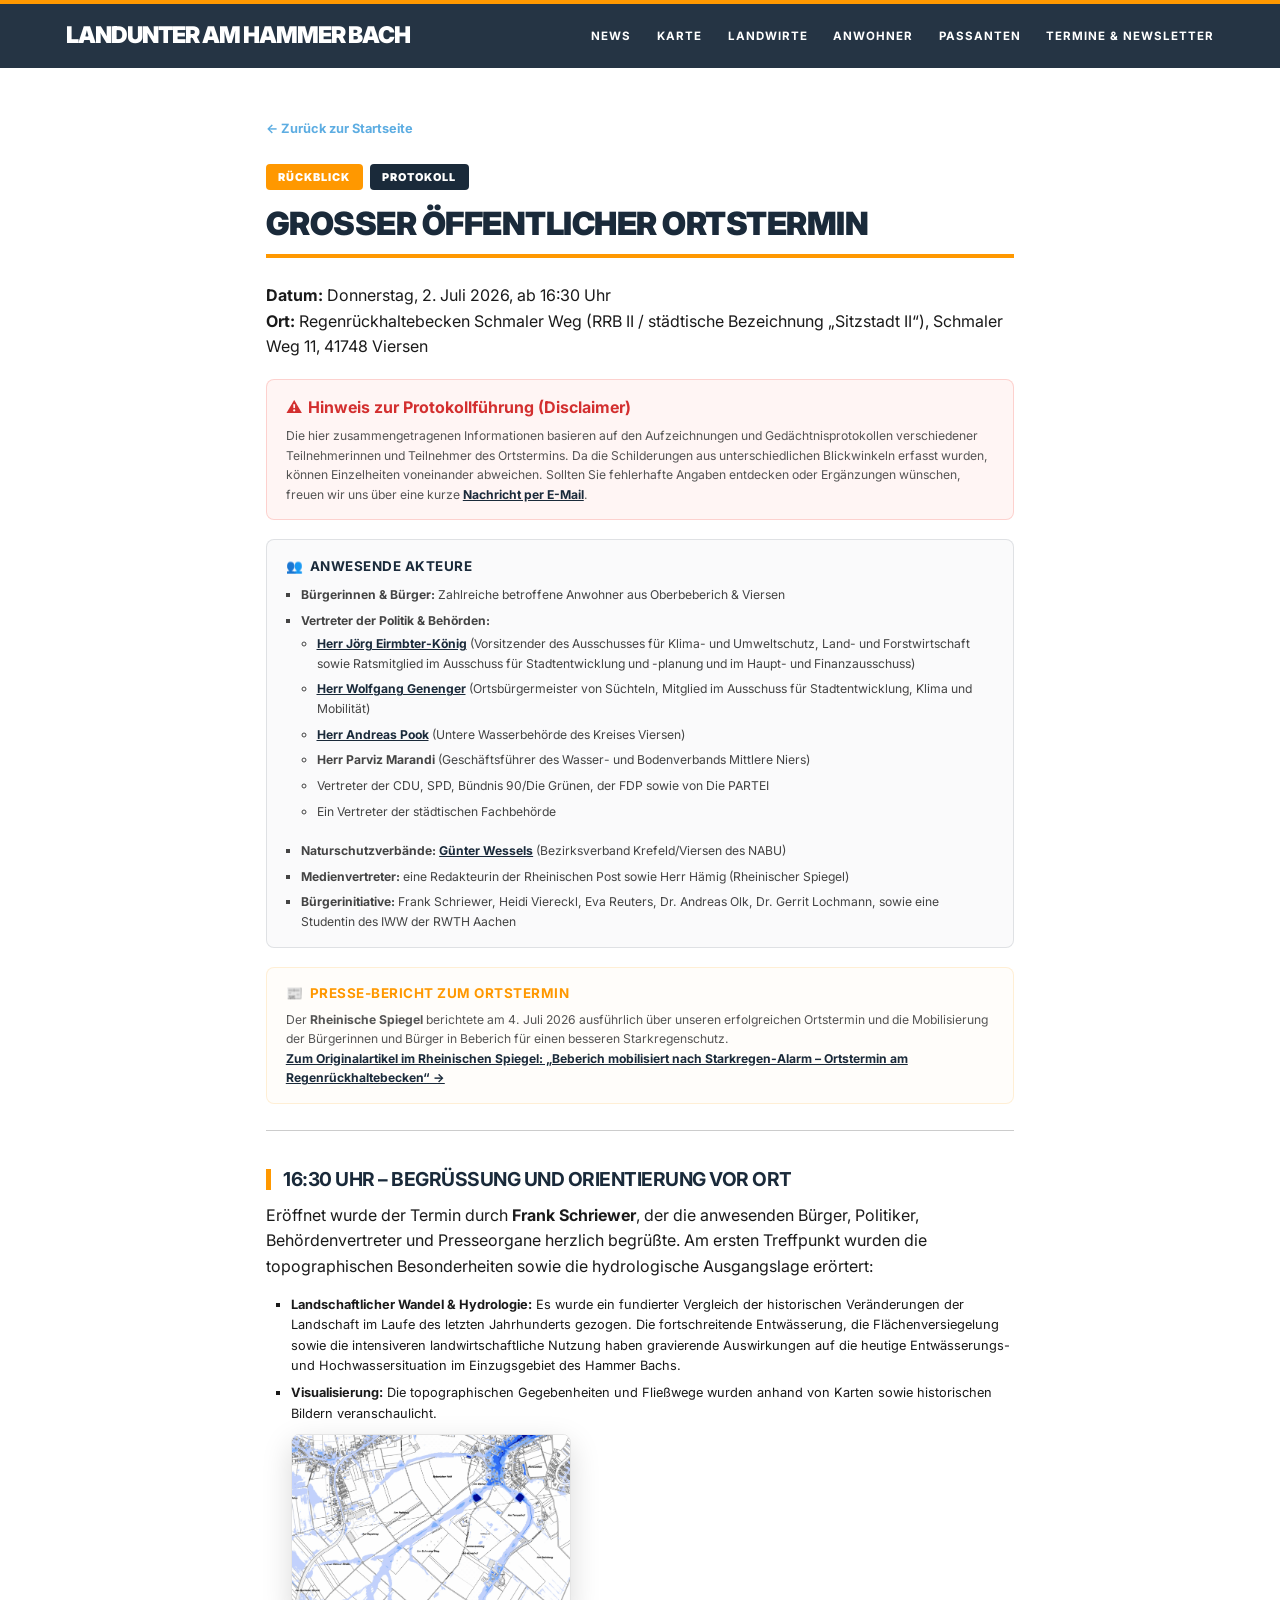
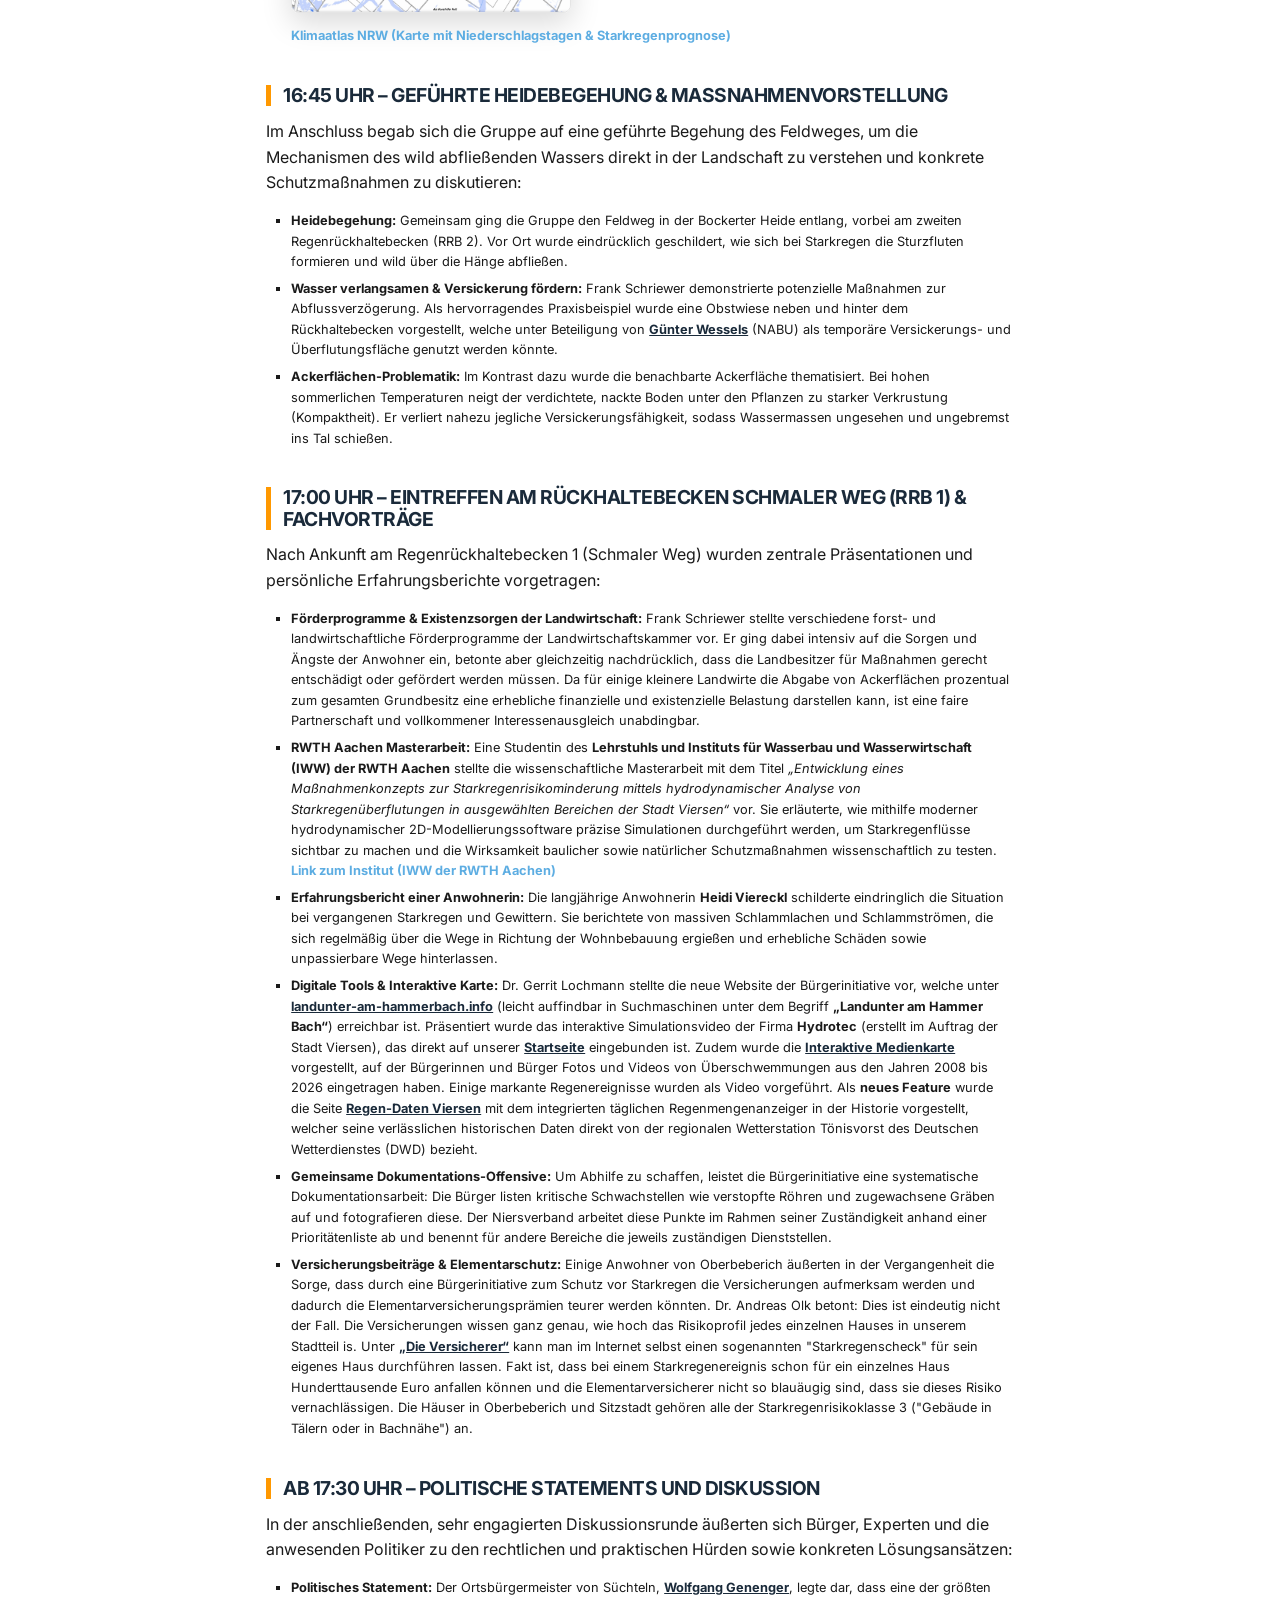
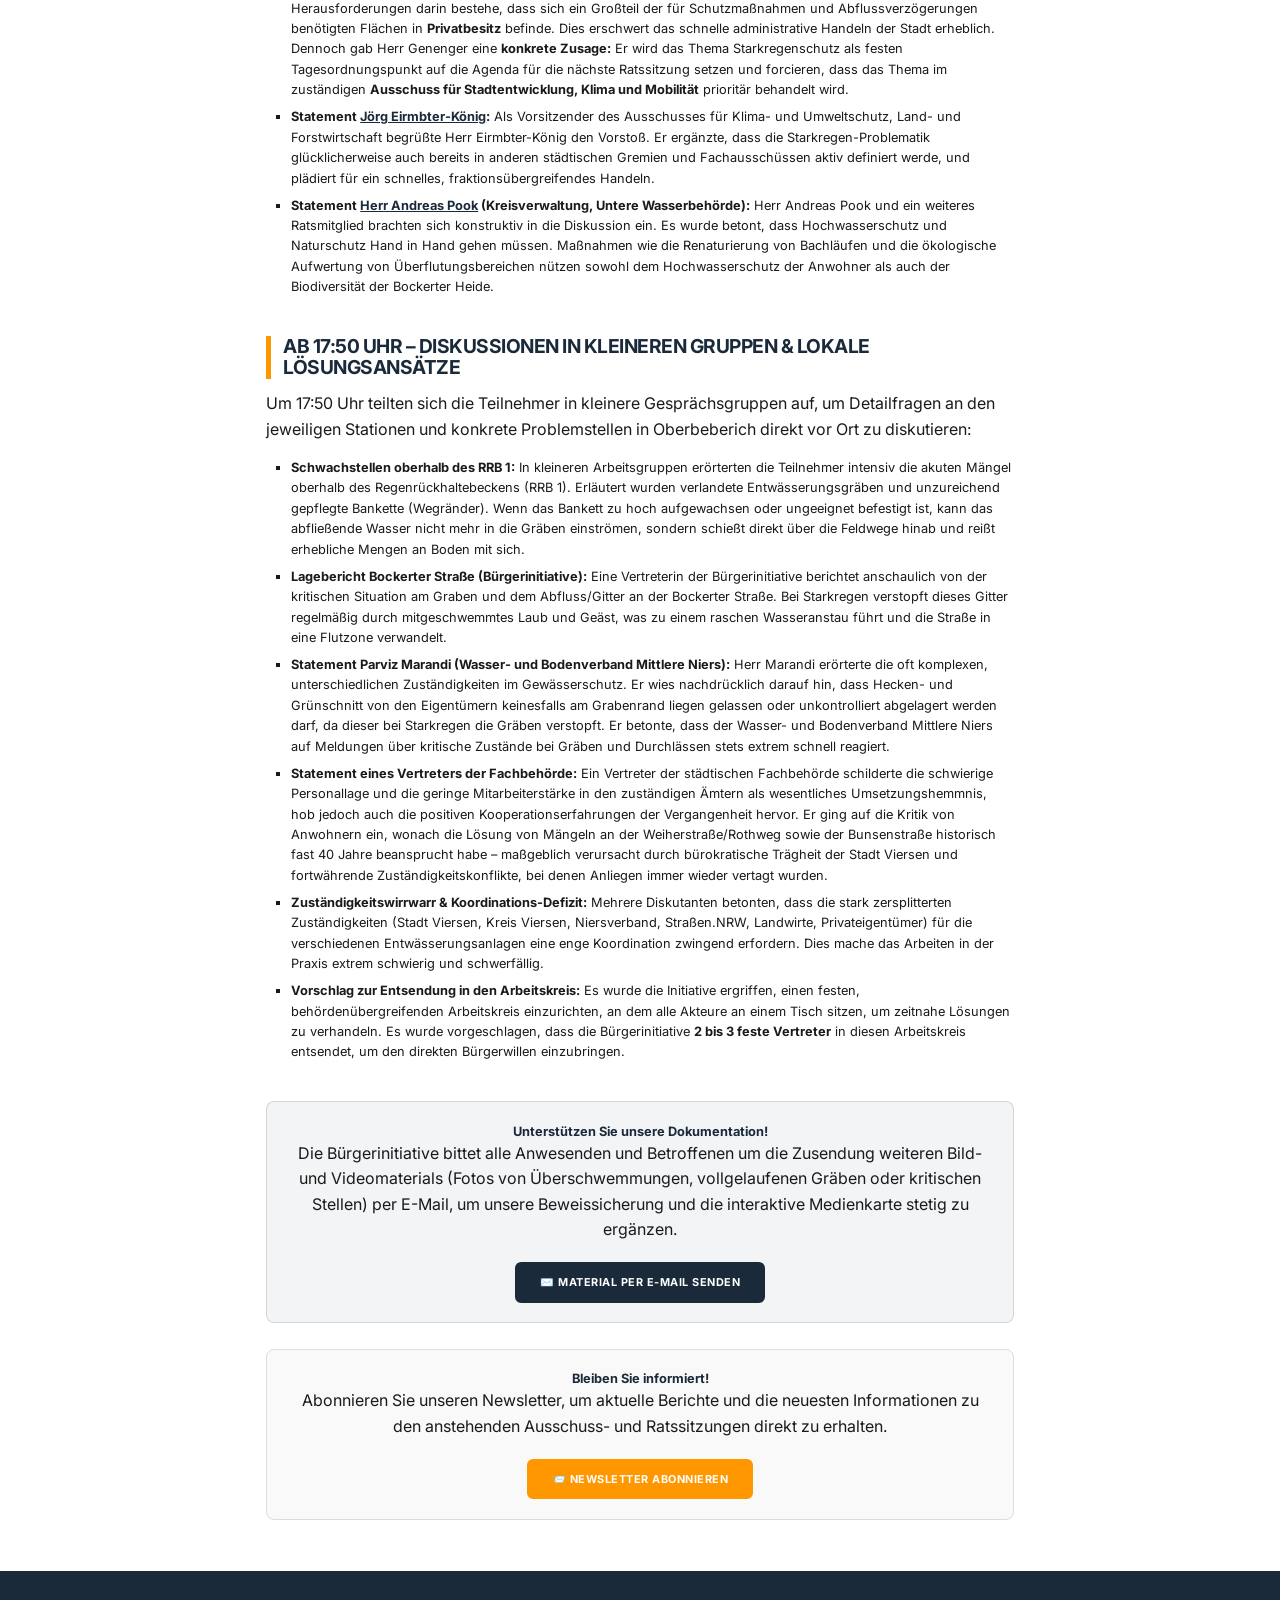
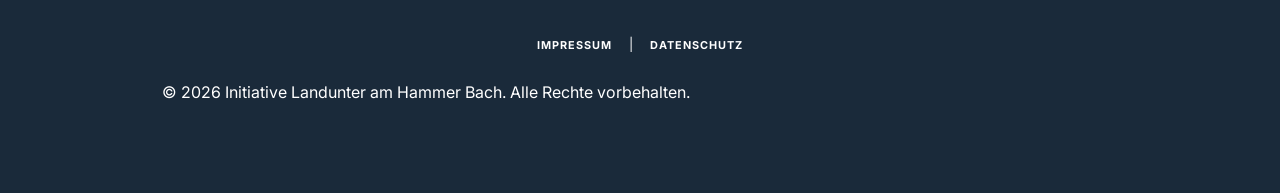
<file: events/2026-07-02.html>
<!DOCTYPE html>
<html lang="de">
<head>
    <meta charset="UTF-8">
    <meta name="viewport" content="width=device-width, initial-scale=1.0">
    <title>Protokoll - Großer öffentlicher Ortstermin - Landunter am Hammer&nbsp;Bach</title>
    <link rel="stylesheet" href="../style.css">
    <script src="../header.js"></script>
</head>
<body class="legal-page">
    <header>
        <nav>
            <div class="logo"><a href="../index.html">Landunter am Hammer&nbsp;Bach</a></div>
            <ul>
                <li><a href="../index.html#news">News</a></li>
                <li><a href="../karte.html">Karte</a></li>
                <li><a href="../index.html#landwirte">Landwirte</a></li>
                <li><a href="../index.html#anwohner">Anwohner</a></li>
                <li><a href="../index.html#passanten">Passanten</a></li>
            </ul>
        </nav>
    </header>

    <main class="legal-container">
        <a href="../index.html" class="back-link">← Zurück zur Startseite</a>
        
        <div style="display: flex; gap: 0.5rem; margin-bottom: 1.2rem; flex-wrap: wrap;">
            <div style="display: inline-block; background-color: var(--accent-color); color: var(--white); padding: 0.4rem 1rem; border-radius: 4px; font-weight: 900; font-size: 0.85rem; text-transform: uppercase; letter-spacing: 1px;">Rückblick</div>
            <div style="display: inline-block; background-color: var(--primary-color); color: var(--white); padding: 0.4rem 1rem; border-radius: 4px; font-weight: 900; font-size: 0.85rem; text-transform: uppercase; letter-spacing: 1px;">Protokoll</div>
        </div>
        <h1 style="margin-top: 0;">Großer öffentlicher Orts&shy;termin</h1>
        
        <p><strong>Datum:</strong> Donnerstag, 2. Juli 2026, ab 16:30 Uhr<br>
        <strong>Ort:</strong> Regenrückhaltebecken Schmaler Weg (RRB II / städtische Bezeichnung &bdquo;Sitzstadt II&ldquo;), Schmaler Weg 11, 41748 Viersen</p>

        <!-- Disclaimer Box -->
        <div style="background: rgba(244, 67, 54, 0.05); padding: 1.2rem 1.5rem; border-radius: 8px; border: 1px solid rgba(244, 67, 54, 0.2); font-size: 0.95rem; line-height: 1.6; margin: 1.5rem 0; color: #555;">
            <p style="margin: 0; font-weight: bold; color: #d32f2f; margin-bottom: 0.4rem; display: flex; align-items: center; gap: 0.5rem;">
                <span>⚠️</span> Hinweis zur Protokollführung (Disclaimer)
            </p>
            Die hier zusammengetragenen Informationen basieren auf den Aufzeichnungen und Gedächtnisprotokollen verschiedener Teilnehmerinnen und Teilnehmer des Ortstermins. Da die Schilderungen aus unterschiedlichen Blickwinkeln erfasst wurden, können Einzelheiten voneinander abweichen. Sollten Sie fehlerhafte Angaben entdecken oder Ergänzungen wünschen, freuen wir uns über eine kurze <a href="mailto:kontakt@landunter-am-hammerbach.info" style="color: var(--primary-color); font-weight: bold; text-decoration: underline;">Nachricht per E-Mail</a>.
        </div>

        <!-- Participants Box -->
        <div class="protocol-participants" style="background: rgba(26, 42, 58, 0.02); padding: 1.2rem 1.5rem; border-radius: 8px; border: 1px solid rgba(26, 42, 58, 0.12); font-size: 0.95rem; line-height: 1.6; margin: 1.5rem 0; color: #555;">
            <p style="margin: 0; font-weight: bold; color: var(--primary-color); margin-bottom: 0.6rem; display: flex; align-items: center; gap: 0.5rem; font-size: 1.05rem; text-transform: uppercase; letter-spacing: 0.5px;">
                <span>👥</span> Anwesende Akteure
            </p>
            <ul style="margin-bottom: 0; padding-left: 1.2rem; line-height: 1.6; font-size: 0.95rem; list-style-type: square; color: #444;">
                <li style="margin-bottom: 0.5rem;"><strong>Bürgerinnen &amp; Bürger:</strong> Zahlreiche betroffene Anwohner aus Oberbeberich &amp; Viersen</li>
                <li style="margin-bottom: 0.5rem;"><strong>Vertreter der Politik &amp; Behörden:</strong>
                    <ul style="padding-left: 1.2rem; margin-top: 0.3rem; list-style-type: circle;">
                        <li><a href="https://ris.viersen.de/personen/?__=UGhVM0hpd2NXNFdFcExjZSc1m7cqn3ORrek8eAg2o5g" target="_blank" rel="noopener" style="color: var(--primary-color); font-weight: bold; text-decoration: underline;">Herr Jörg Eirmbter-König</a> (Vorsitzender des Ausschusses für Klima- und Umweltschutz, Land- und Forstwirtschaft sowie Ratsmitglied im Ausschuss für Stadtentwicklung und -planung und im Haupt- und Finanzausschuss)</li>
                        <li><a href="https://kis.kreis-viersen.de/personen/?__=UGhVM0hpd2NXNFdFcExjZS4KTG5T5UQfeGNOhNAPQMg" target="_blank" rel="noopener" style="color: var(--primary-color); font-weight: bold; text-decoration: underline;">Herr Wolfgang Genenger</a> (Ortsbürgermeister von Süchteln, Mitglied im Ausschuss für Stadtentwicklung, Klima und Mobilität)</li>
                        <li><a href="https://www.kreis-viersen.de/service/mitarbeiter/andreas-pook#" target="_blank" rel="noopener" style="color: var(--primary-color); font-weight: bold; text-decoration: underline;">Herr Andreas Pook</a> (Untere Wasserbehörde des Kreises Viersen)</li>
                        <li><strong>Herr Parviz Marandi</strong> (Geschäftsführer des Wasser- und Bodenverbands Mittlere Niers)</li>
                        <li>Vertreter der CDU, SPD, Bündnis 90/Die Grünen, der FDP sowie von Die PARTEI</li>
                        <li>Ein Vertreter der städtischen Fachbehörde</li>
                    </ul>
                </li>
                <li style="margin-bottom: 0.5rem;"><strong>Naturschutzverbände:</strong> <a href="https://nabu-krefeld-viersen.de/wir-ueber-uns/die-ansprechpartner/" target="_blank" rel="noopener" style="color: var(--primary-color); font-weight: bold; text-decoration: underline;">Günter Wessels</a> (Bezirksverband Krefeld/Viersen des NABU)</li>
                <li style="margin-bottom: 0.5rem;"><strong>Medienvertreter:</strong> eine Redakteurin der Rheinischen Post sowie Herr Hämig (Rheinischer Spiegel)</li>
                <li style="margin-bottom: 0;"><strong>Bürgerinitiative:</strong> Frank Schriewer, Heidi Viereckl, Eva Reuters, Dr. Andreas Olk, Dr. Gerrit Lochmann, sowie eine Studentin des IWW der RWTH Aachen</li>
            </ul>
        </div>

        <!-- Media Echo Box -->
        <div class="media-echo" style="background: rgba(255, 152, 0, 0.02); padding: 1.2rem 1.5rem; border-radius: 8px; border: 1px solid rgba(255, 152, 0, 0.15); font-size: 0.95rem; line-height: 1.6; margin: 1.5rem 0; color: #555;">
            <p style="margin: 0; font-weight: bold; color: var(--accent-color); margin-bottom: 0.4rem; display: flex; align-items: center; gap: 0.5rem; font-size: 1.05rem; text-transform: uppercase; letter-spacing: 0.5px;">
                <span>📰</span> Presse-Bericht zum Ortstermin
            </p>
            Der <strong>Rheinische Spiegel</strong> berichtete am 4. Juli 2026 ausführlich über unseren erfolgreichen Ortstermin und die Mobilisierung der Bürgerinnen und Bürger in Beberich für einen besseren Starkregenschutz.
            <br>
            <a href="https://rheinischer-spiegel.de/beberich-mobilisiert-nach-starkregen-alarm-ortstermin-am-regenrueckhaltebecken/" target="_blank" rel="noopener" style="color: var(--primary-color); font-weight: bold; text-decoration: underline;">Zum Originalartikel im Rheinischen Spiegel: &bdquo;Beberich mobilisiert nach Starkregen-Alarm &ndash; Ortstermin am Regenrückhaltebecken&ldquo; &rarr;</a>
        </div>

        <hr style="border: 0; border-top: 1px solid #ccc; margin: 2rem 0;">

        <h2>16:30 Uhr &ndash; Begrüßung und Orientierung vor Ort</h2>
        <p>Eröffnet wurde der Termin durch <strong>Frank Schriewer</strong>, der die anwesenden Bürger, Politiker, Behördenvertreter und Presseorgane herzlich begrüßte. Am ersten Treffpunkt wurden die topographischen Besonderheiten sowie die hydrologische Ausgangslage erörtert:</p>
        <ul>
            <li>
                <strong>Landschaftlicher Wandel &amp; Hydrologie:</strong> Es wurde ein fundierter Vergleich der historischen Veränderungen der Landschaft im Laufe des letzten Jahrhunderts gezogen. Die fortschreitende Entwässerung, die Flächenversiegelung sowie die intensiveren landwirtschaftliche Nutzung haben gravierende Auswirkungen auf die heutige Entwässerungs- und Hochwassersituation im Einzugsgebiet des Hammer Bachs.
            </li>
            <li>
                <strong>Visualisierung:</strong> Die topographischen Gegebenheiten und Fließwege wurden anhand von Karten sowie historischen Bildern veranschaulicht.
                <div style="margin: 0.8rem 0 1rem;">
                    <img src="../images/2026-06-24_10-30-33_topographie-bockerter-heide.webp" alt="Topographie Bockerter Heide / Bebericher Heide" style="max-width: 280px; border-radius: 8px; box-shadow: var(--shadow); cursor: pointer; transition: transform 0.2s, box-shadow 0.2s; border: 1px solid rgba(0,0,0,0.1); display: block;" onclick="document.getElementById('map-dialog').showModal()" onmouseover="this.style.transform='scale(1.02)'; this.style.boxShadow='0 12px 35px rgba(0,0,0,0.2)'" onmouseout="this.style.transform='scale(1)'; this.style.boxShadow='var(--shadow)'">
                </div>
                <dialog id="map-dialog" onclick="if (event.target === this) this.close()">
                    <div class="dialog-container">
                        <form method="dialog" style="margin: 0;">
                            <button type="submit" style="position: absolute; top: 15px; right: 15px; background: rgba(0,0,0,0.6); color: #fff; border: none; border-radius: 50%; width: 36px; height: 36px; font-size: 20px; font-weight: bold; cursor: pointer; display: flex; align-items: center; justify-content: center; z-index: 10; transition: background-color 0.2s;" onmouseover="this.style.backgroundColor='rgba(0,0,0,0.8)'" onmouseout="this.style.backgroundColor='rgba(0,0,0,0.6)'">&times;</button>
                        </form>
                        <img src="../images/2026-06-24_10-30-33_topographie-bockerter-heide.webp" alt="Topographie Bockerter Heide / Bebericher Heide">
                    </div>
                </dialog>
                <a href="https://www.klimaatlas.nrw.de/klima-nrw-pluskarte" target="_blank" rel="noopener">Klimaatlas NRW (Karte mit Niederschlagstagen &amp; Starkregenprognose)</a>
            </li>
        </ul>

        <h2>16:45 Uhr &ndash; Geführte Heidebegehung &amp; Maßnahmenvorstellung</h2>
        <p>Im Anschluss begab sich die Gruppe auf eine geführte Begehung des Feldweges, um die Mechanismen des wild abfließenden Wassers direkt in der Landschaft zu verstehen und konkrete Schutzmaßnahmen zu diskutieren:</p>
        <ul>
            <li>
                <strong>Heidebegehung:</strong> Gemeinsam ging die Gruppe den Feldweg in der Bockerter Heide entlang, vorbei am zweiten Regenrückhaltebecken (RRB 2). Vor Ort wurde eindrücklich geschildert, wie sich bei Starkregen die Sturzfluten formieren und wild über die Hänge abfließen.
            </li>
            <li>
                <strong>Wasser verlangsamen &amp; Versickerung fördern:</strong> Frank Schriewer demonstrierte potenzielle Maßnahmen zur Abflussverzögerung. Als hervorragendes Praxisbeispiel wurde eine Obstwiese neben und hinter dem Rückhaltebecken vorgestellt, welche unter Beteiligung von <a href="https://nabu-krefeld-viersen.de/wir-ueber-uns/die-ansprechpartner/" target="_blank" rel="noopener" style="color: var(--primary-color); font-weight: bold; text-decoration: underline;">Günter Wessels</a> (NABU) als temporäre Versickerungs- und Überflutungsfläche genutzt werden könnte.
            </li>
            <li>
                <strong>Ackerflächen-Problematik:</strong> Im Kontrast dazu wurde die benachbarte Ackerfläche thematisiert. Bei hohen sommerlichen Temperaturen neigt der verdichtete, nackte Boden unter den Pflanzen zu starker Verkrustung (Kompaktheit). Er verliert nahezu jegliche Versickerungsfähigkeit, sodass Wassermassen ungesehen und ungebremst ins Tal schießen.
            </li>
        </ul>

        <h2>17:00 Uhr &ndash; Eintreffen am Rückhaltebecken Schmaler Weg (RRB 1) &amp; Fachvorträge</h2>
        <p>Nach Ankunft am Regenrückhaltebecken 1 (Schmaler Weg) wurden zentrale Präsentationen und persönliche Erfahrungsberichte vorgetragen:</p>
        <ul>
            <li>
                <strong>Förderprogramme &amp; Existenzsorgen der Landwirtschaft:</strong> 
                Frank Schriewer stellte verschiedene forst- und landwirtschaftliche Förderprogramme der Landwirtschaftskammer vor. Er ging dabei intensiv auf die Sorgen und Ängste der Anwohner ein, betonte aber gleichzeitig nachdrücklich, dass die Landbesitzer für Maßnahmen gerecht entschädigt oder gefördert werden müssen. Da für einige kleinere Landwirte die Abgabe von Ackerflächen prozentual zum gesamten Grundbesitz eine erhebliche finanzielle und existenzielle Belastung darstellen kann, ist eine faire Partnerschaft und vollkommener Interessenausgleich unabdingbar.
            </li>
            <li>
                <strong>RWTH Aachen Masterarbeit:</strong> 
                Eine Studentin des <strong>Lehrstuhls und Instituts für Wasserbau und Wasserwirtschaft (IWW) der RWTH Aachen</strong> stellte die wissenschaftliche Masterarbeit mit dem Titel <em>&bdquo;Entwicklung eines Maßnahmenkonzepts zur Starkregenrisikominderung mittels hydrodynamischer Analyse von Starkregenüberflutungen in ausgewählten Bereichen der Stadt Viersen&ldquo;</em> vor. 
                Sie erläuterte, wie mithilfe moderner hydrodynamischer 2D-Modellierungssoftware präzise Simulationen durchgeführt werden, um Starkregenflüsse sichtbar zu machen und die Wirksamkeit baulicher sowie natürlicher Schutzmaßnahmen wissenschaftlich zu testen.
                <br><a href="https://www.iww.rwth-aachen.de/cms/iww/Studium/~lyhp/Studien-und-Abschlussarbeiten/" target="_blank" rel="noopener">Link zum Institut (IWW der RWTH Aachen)</a>
            </li>
            <li>
                <strong>Erfahrungsbericht einer Anwohnerin:</strong> 
                Die langjährige Anwohnerin <strong>Heidi Viereckl</strong> schilderte eindringlich die Situation bei vergangenen Starkregen und Gewittern. Sie berichtete von massiven Schlammlachen und Schlammströmen, die sich regelmäßig über die Wege in Richtung der Wohnbebauung ergießen und erhebliche Schäden sowie unpassierbare Wege hinterlassen.
            </li>
            <li>
                <strong>Digitale Tools &amp; Interaktive Karte:</strong> 
                Dr. Gerrit Lochmann stellte die neue Website der Bürgerinitiative vor, welche unter <a href="https://landunter-am-hammerbach.info" target="_blank" rel="noopener" style="color: var(--primary-color); font-weight: bold; text-decoration: underline;">landunter-am-hammerbach.info</a> (leicht auffindbar in Suchmaschinen unter dem Begriff <strong>&bdquo;Landunter am Hammer Bach&ldquo;</strong>) erreichbar ist. 
                Präsentiert wurde das interaktive Simulationsvideo der Firma <strong>Hydrotec</strong> (erstellt im Auftrag der Stadt Viersen), das direkt auf unserer <a href="../index.html" style="color: var(--primary-color); font-weight: bold; text-decoration: underline;">Startseite</a> eingebunden ist. 
                Zudem wurde die <a href="../karte.html" style="color: var(--primary-color); font-weight: bold; text-decoration: underline;">Interaktive Medienkarte</a> vorgestellt, auf der Bürgerinnen und Bürger Fotos und Videos von Überschwemmungen aus den Jahren 2008 bis 2026 eingetragen haben. Einige markante Regenereignisse wurden als Video vorgeführt. 
                Als <strong>neues Feature</strong> wurde die Seite <a href="../regen.html" style="color: var(--primary-color); font-weight: bold; text-decoration: underline;">Regen-Daten Viersen</a> mit dem integrierten täglichen Regenmengenanzeiger in der Historie vorgestellt, welcher seine verlässlichen historischen Daten direkt von der regionalen Wetterstation Tönisvorst des Deutschen Wetterdienstes (DWD) bezieht.
            </li>
            <li>
                <strong>Gemeinsame Dokumentations-Offensive:</strong> 
                Um Abhilfe zu schaffen, leistet die Bürgerinitiative eine systematische Dokumentationsarbeit: Die Bürger listen kritische Schwachstellen wie verstopfte Röhren und zugewachsene Gräben auf und fotografieren diese. Der Niersverband arbeitet diese Punkte im Rahmen seiner Zuständigkeit anhand einer Prioritätenliste ab und benennt für andere Bereiche die jeweils zuständigen Dienststellen.
            </li>
            <li>
                <strong>Versicherungsbeiträge &amp; Elementarschutz:</strong> 
                Einige Anwohner von Oberbeberich äußerten in der Vergangenheit die Sorge, dass durch eine Bürgerinitiative zum Schutz vor Starkregen die Versicherungen aufmerksam werden und dadurch die Elementarversicherungsprämien teurer werden könnten. Dr. Andreas Olk betont: Dies ist eindeutig nicht der Fall. Die Versicherungen wissen ganz genau, wie hoch das Risikoprofil jedes einzelnen Hauses in unserem Stadtteil is. Unter <a href="https://www.dieversicherer.de/" target="_blank" rel="noopener" style="color: var(--primary-color); font-weight: bold; text-decoration: underline;">&bdquo;Die Versicherer&ldquo;</a> kann man im Internet selbst einen sogenannten "Starkregenscheck" für sein eigenes Haus durchführen lassen. Fakt ist, dass bei einem Starkregenereignis schon für ein einzelnes Haus Hunderttausende Euro anfallen können und die Elementarversicherer nicht so blauäugig sind, dass sie dieses Risiko vernachlässigen. Die Häuser in Oberbeberich und Sitzstadt gehören alle der Starkregenrisikoklasse 3 ("Gebäude in Tälern oder in Bachnähe") an.
            </li>
        </ul>

        <h2>ab 17:30 Uhr &ndash; Politische Statements und Diskussion</h2>
        <p>In der anschließenden, sehr engagierten Diskussionsrunde äußerten sich Bürger, Experten und die anwesenden Politiker zu den rechtlichen und praktischen Hürden sowie konkreten Lösungsansätzen:</p>
        <ul>
            <li>
                <strong>Politisches Statement:</strong> 
                Der Ortsbürgermeister von Süchteln, <a href="https://kis.kreis-viersen.de/personen/?__=UGhVM0hpd2NXNFdFcExjZS4KTG5T5UQfeGNOhNAPQMg" target="_blank" rel="noopener" style="color: var(--primary-color); font-weight: bold; text-decoration: underline;">Wolfgang Genenger</a>, legte dar, dass eine der größten Herausforderungen darin bestehe, dass sich ein Großteil der für Schutzmaßnahmen und Abflussverzögerungen benötigten Flächen in <strong>Privatbesitz</strong> befinde. Dies erschwert das schnelle administrative Handeln der Stadt erheblich. 
                Dennoch gab Herr Genenger eine <strong>konkrete Zusage:</strong> Er wird das Thema Starkregenschutz als festen Tagesordnungspunkt auf die Agenda für die nächste Ratssitzung setzen und forcieren, dass das Thema im zuständigen <strong>Ausschuss für Stadtentwicklung, Klima und Mobilität</strong> prioritär behandelt wird.
            </li>
            <li>
                <strong>Statement <a href="https://ris.viersen.de/personen/?__=UGhVM0hpd2NXNFdFcExjZSc1m7cqn3ORrek8eAg2o5g" target="_blank" rel="noopener" style="color: var(--primary-color); font-weight: bold; text-decoration: underline;">Jörg Eirmbter-König</a>:</strong> 
                Als Vorsitzender des Ausschusses für Klima- und Umweltschutz, Land- und Forstwirtschaft begrüßte Herr Eirmbter-König den Vorstoß. Er ergänzte, dass die Starkregen-Problematik glücklicherweise auch bereits in anderen städtischen Gremien und Fachausschüssen aktiv definiert werde, und plädiert für ein schnelles, fraktionsübergreifendes Handeln.
            </li>
            <li>
                <strong>Statement <a href="https://www.kreis-viersen.de/service/mitarbeiter/andreas-pook#" target="_blank" rel="noopener" style="color: var(--primary-color); font-weight: bold; text-decoration: underline;">Herr Andreas Pook</a> (Kreisverwaltung, Untere Wasserbehörde):</strong> 
                Herr Andreas Pook und ein weiteres Ratsmitglied brachten sich konstruktiv in die Diskussion ein. Es wurde betont, dass Hochwasserschutz und Naturschutz Hand in Hand gehen müssen. Maßnahmen wie die Renaturierung von Bachläufen und die ökologische Aufwertung von Überflutungsbereichen nützen sowohl dem Hochwasserschutz der Anwohner als auch der Biodiversität der Bockerter Heide.
            </li>
        </ul>

        <h2>ab 17:50 Uhr &ndash; Diskussionen in kleineren Gruppen &amp; Lokale Lösungsansätze</h2>
        <p>Um 17:50 Uhr teilten sich die Teilnehmer in kleinere Gesprächsgruppen auf, um Detailfragen an den jeweiligen Stationen und konkrete Problemstellen in Oberbeberich direkt vor Ort zu diskutieren:</p>
        <ul>
            <li>
                <strong>Schwachstellen oberhalb des RRB 1:</strong> 
                In kleineren Arbeitsgruppen erörterten die Teilnehmer intensiv die akuten Mängel oberhalb des Regenrückhaltebeckens (RRB 1). Erläutert wurden verlandete Entwässerungsgräben und unzureichend gepflegte Bankette (Wegränder). Wenn das Bankett zu hoch aufgewachsen oder ungeeignet befestigt ist, kann das abfließende Wasser nicht mehr in die Gräben einströmen, sondern schießt direkt über die Feldwege hinab und reißt erhebliche Mengen an Boden mit sich.
            </li>
            <li>
                <strong>Lagebericht Bockerter Straße (Bürgerinitiative):</strong> 
                Eine Vertreterin der Bürgerinitiative berichtet anschaulich von der kritischen Situation am Graben und dem Abfluss/Gitter an der Bockerter Straße. Bei Starkregen verstopft dieses Gitter regelmäßig durch mitgeschwemmtes Laub und Geäst, was zu einem raschen Wasseranstau führt und die Straße in eine Flutzone verwandelt.
            </li>
            <li>
                <strong>Statement Parviz Marandi (Wasser- und Bodenverband Mittlere Niers):</strong> 
                Herr Marandi erörterte die oft komplexen, unterschiedlichen Zuständigkeiten im Gewässerschutz. Er wies nachdrücklich darauf hin, dass Hecken- und Grünschnitt von den Eigentümern keinesfalls am Grabenrand liegen gelassen oder unkontrolliert abgelagert werden darf, da dieser bei Starkregen die Gräben verstopft. Er betonte, dass der Wasser- und Bodenverband Mittlere Niers auf Meldungen über kritische Zustände bei Gräben und Durchlässen stets extrem schnell reagiert.
            </li>
            <li>
                <strong>Statement eines Vertreters der Fachbehörde:</strong> 
                Ein Vertreter der städtischen Fachbehörde schilderte die schwierige Personallage und die geringe Mitarbeiterstärke in den zuständigen Ämtern als wesentliches Umsetzungshemmnis, hob jedoch auch die positiven Kooperationserfahrungen der Vergangenheit hervor. Er ging auf die Kritik von Anwohnern ein, wonach die Lösung von Mängeln an der Weiherstraße/Rothweg sowie der Bunsenstraße historisch fast 40 Jahre beansprucht habe – maßgeblich verursacht durch bürokratische Trägheit der Stadt Viersen und fortwährende Zuständigkeitskonflikte, bei denen Anliegen immer wieder vertagt wurden.
            </li>
            <li>
                <strong>Zuständigkeitswirrwarr &amp; Koordinations-Defizit:</strong> 
                Mehrere Diskutanten betonten, dass die stark zersplitterten Zuständigkeiten (Stadt Viersen, Kreis Viersen, Niersverband, Straßen.NRW, Landwirte, Privateigentümer) für die verschiedenen Entwässerungsanlagen eine enge Koordination zwingend erfordern. Dies mache das Arbeiten in der Praxis extrem schwierig und schwerfällig.
            </li>
            <li>
                <strong>Vorschlag zur Entsendung in den Arbeitskreis:</strong> 
                Es wurde die Initiative ergriffen, einen festen, behördenübergreifenden Arbeitskreis einzurichten, an dem alle Akteure an einem Tisch sitzen, um zeitnahe Lösungen zu verhandeln. Es wurde vorgeschlagen, dass die Bürgerinitiative <strong>2 bis 3 feste Vertreter</strong> in diesen Arbeitskreis entsendet, um den direkten Bürgerwillen einzubringen.
            </li>
        </ul>

        <div style="background: rgba(26, 42, 58, 0.05); padding: 1.5rem; border-radius: 8px; margin-top: 3rem; text-align: center; border: 1px solid rgba(26, 42, 58, 0.15);">
            <h4 style="margin-top:0; color: var(--primary-color);">Unterstützen Sie unsere Dokumentation!</h4>
            <p style="margin-bottom: 1.5rem;">Die Bürgerinitiative bittet alle Anwesenden und Betroffenen um die Zusendung weiteren Bild- und Videomaterials (Fotos von Überschwemmungen, vollgelaufenen Gräben oder kritischen Stellen) per E-Mail, um unsere Beweissicherung und die interaktive Medienkarte stetig zu ergänzen.</p>
            <a href="mailto:kontakt@landunter-am-hammerbach.info?subject=Materialzusendung%20Ortstermin%20Oberbeberich" class="cta-button" style="background-color: var(--primary-color); color: var(--white); border: 2px solid var(--primary-color); display: inline-block; padding: 0.8rem 1.8rem; font-weight: bold; border-radius: 6px; text-decoration: none; text-transform: uppercase; font-size: 0.85rem; letter-spacing: 0.5px;">✉️ Material per E-Mail senden</a>
        </div>

        <div style="background: #f9f9f9; padding: 1.5rem; border-radius: 8px; margin-top: 2rem; text-align: center; border: 1px solid #ddd;">
            <h4 style="margin-top:0; color: var(--primary-color);">Bleiben Sie informiert!</h4>
            <p style="margin-bottom: 1.5rem;">Abonnieren Sie unseren Newsletter, um aktuelle Berichte und die neuesten Informationen zu den anstehenden Ausschuss- und Ratssitzungen direkt zu erhalten.</p>
            <a href="../index.html#support" class="cta-button" style="background-color: var(--accent-color); color: var(--white); border: 2px solid var(--accent-color); display: inline-block; padding: 0.8rem 1.8rem; font-weight: bold; border-radius: 6px; text-decoration: none; text-transform: uppercase; font-size: 0.85rem; letter-spacing: 0.5px;">📨 Newsletter abonnieren</a>
        </div>
    </main>

    <footer>
        <div class="footer-links">
            <a href="../impressum.html">Impressum</a> | 
            <a href="../datenschutz.html">Datenschutz</a>
        </div>
        <p>&copy; 2026 Initiative Landunter am Hammer&nbsp;Bach. Alle Rechte vorbehalten.</p>
    </footer>
</body>
</html>
</file>
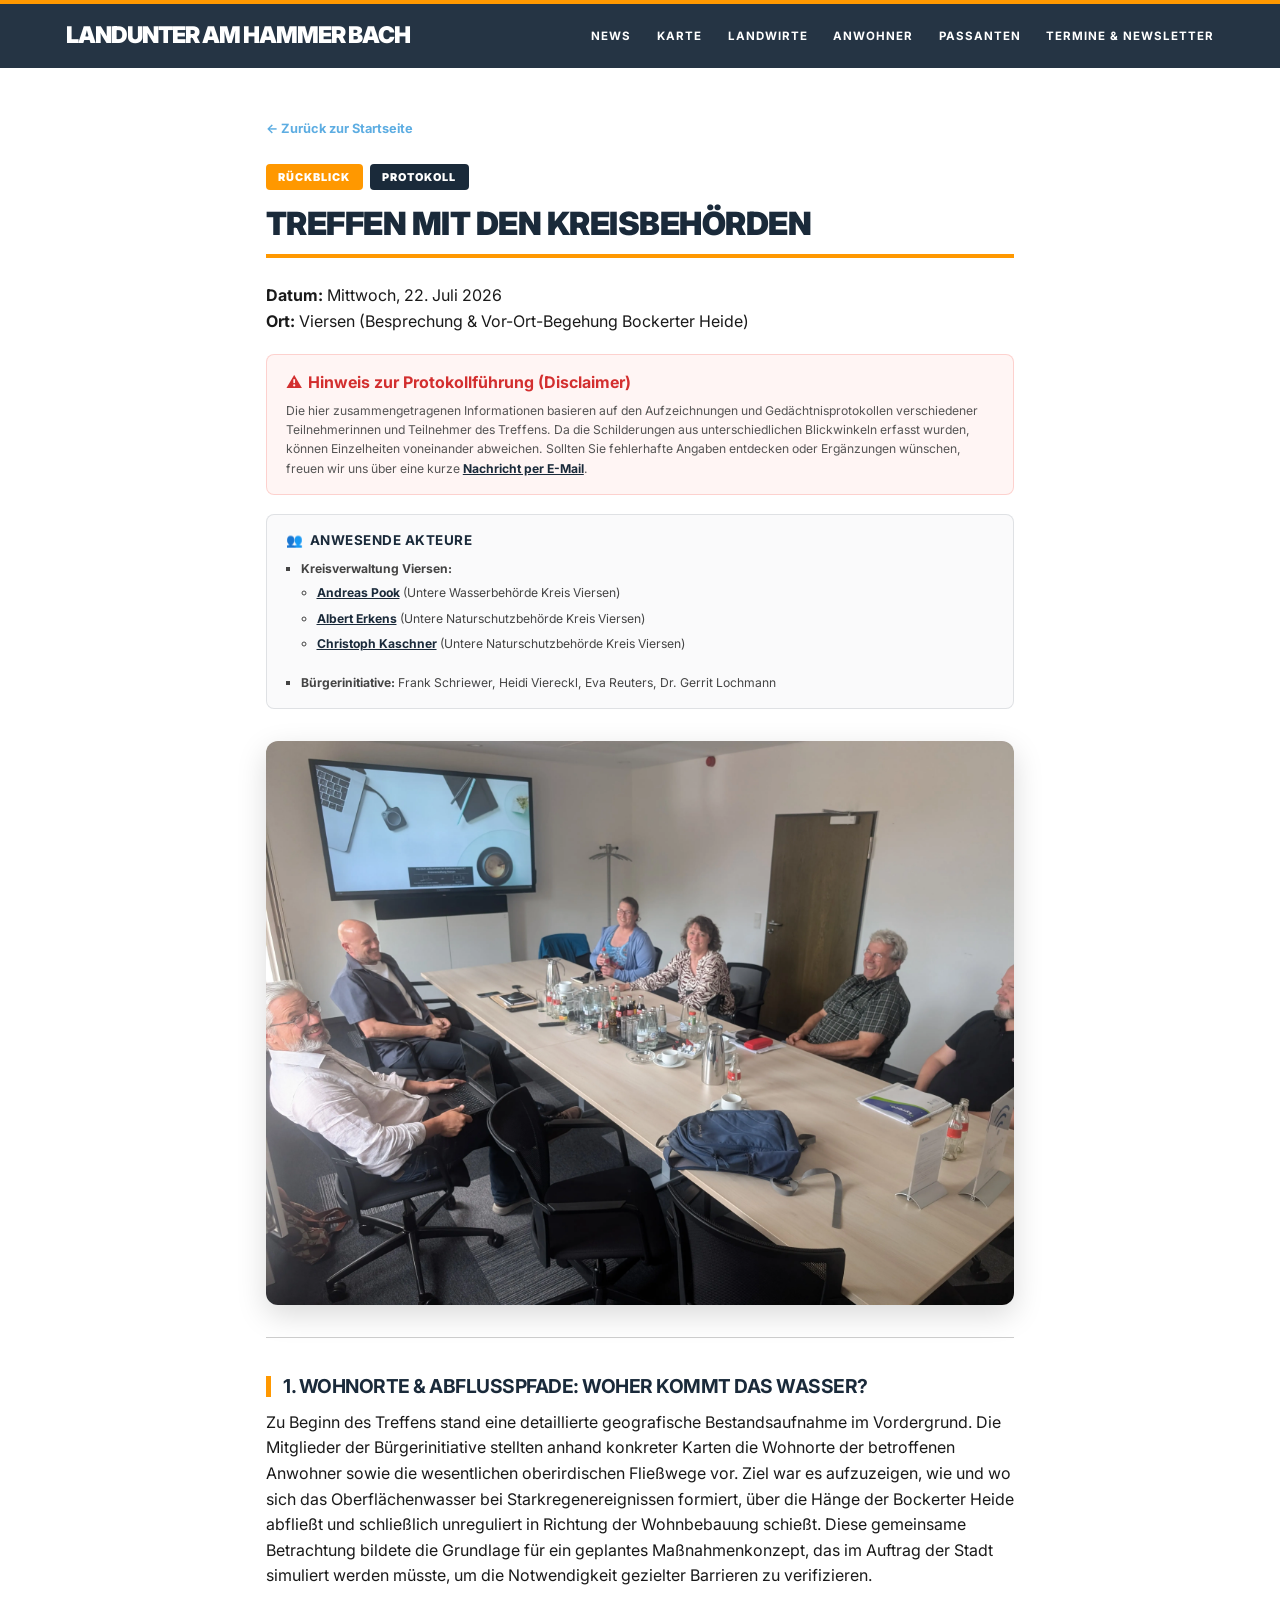
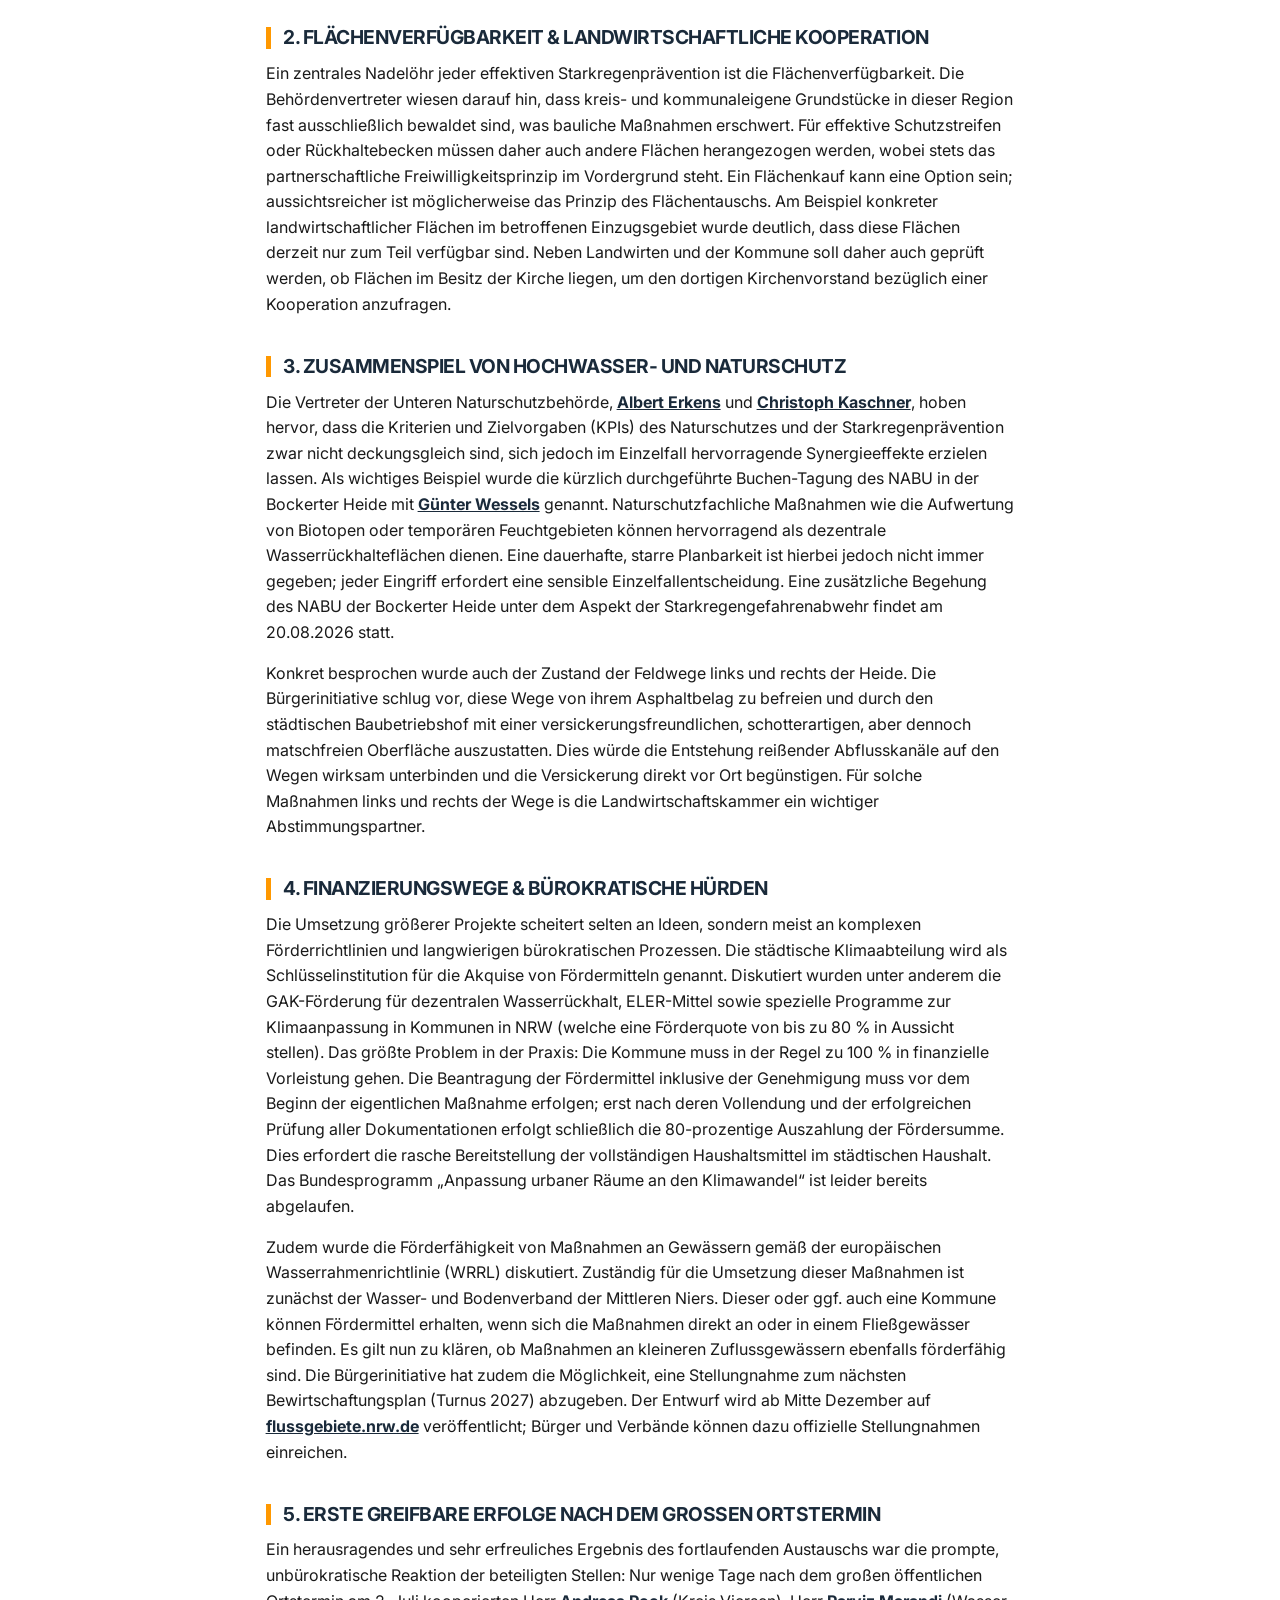
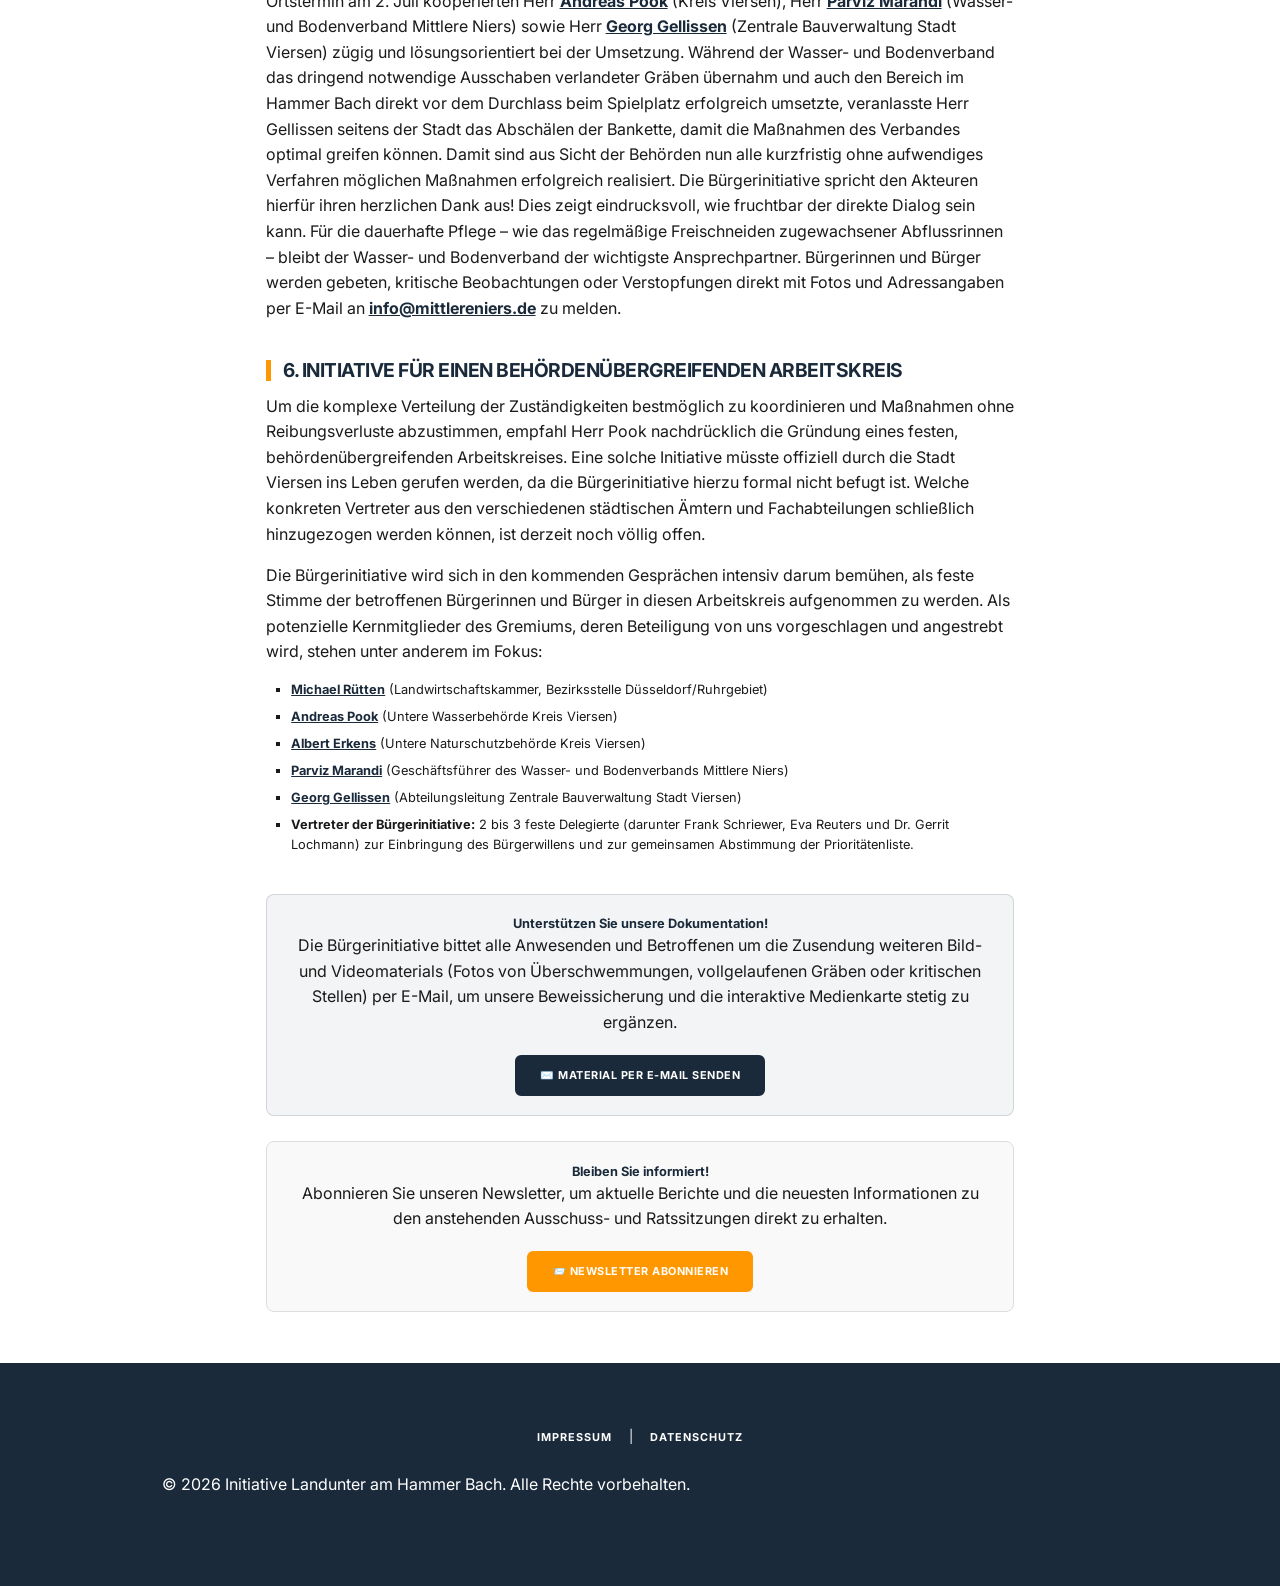
<file: events/2026-07-22.html>
<!DOCTYPE html>
<html lang="de">
<head>
    <meta charset="UTF-8">
    <meta name="viewport" content="width=device-width, initial-scale=1.0">
    <title>Protokoll - Treffen mit den Kreisbehörden - Landunter am Hammer&nbsp;Bach</title>
    <link rel="stylesheet" href="../style.css">
    <script src="../header.js"></script>
</head>
<body class="legal-page">
    <header>
        <nav>
            <div class="logo"><a href="../index.html">Landunter am Hammer&nbsp;Bach</a></div>
            <ul>
                <li><a href="../index.html#news">News</a></li>
                <li><a href="../karte.html">Karte</a></li>
                <li><a href="../index.html#landwirte">Landwirte</a></li>
                <li><a href="../index.html#anwohner">Anwohner</a></li>
                <li><a href="../index.html#passanten">Passanten</a></li>
            </ul>
        </nav>
    </header>

    <main class="legal-container">
        <a href="../index.html" class="back-link">← Zurück zur Startseite</a>
        
        <div style="display: flex; gap: 0.5rem; margin-bottom: 1.2rem; flex-wrap: wrap;">
            <div style="display: inline-block; background-color: var(--accent-color); color: var(--white); padding: 0.4rem 1rem; border-radius: 4px; font-weight: 900; font-size: 0.85rem; text-transform: uppercase; letter-spacing: 1px;">Rückblick</div>
            <div style="display: inline-block; background-color: var(--primary-color); color: var(--white); padding: 0.4rem 1rem; border-radius: 4px; font-weight: 900; font-size: 0.85rem; text-transform: uppercase; letter-spacing: 1px;">Protokoll</div>
        </div>
        <h1 style="margin-top: 0;">Treffen mit den Kreis&shy;behörden</h1>
        
        <p><strong>Datum:</strong> Mittwoch, 22. Juli 2026<br>
        <strong>Ort:</strong> Viersen (Besprechung &amp; Vor-Ort-Begehung Bockerter Heide)</p>

        <!-- Disclaimer Box -->
        <div style="background: rgba(244, 67, 54, 0.05); padding: 1.2rem 1.5rem; border-radius: 8px; border: 1px solid rgba(244, 67, 54, 0.2); font-size: 0.95rem; line-height: 1.6; margin: 1.5rem 0; color: #555;">
            <p style="margin: 0; font-weight: bold; color: #d32f2f; margin-bottom: 0.4rem; display: flex; align-items: center; gap: 0.5rem;">
                <span>⚠️</span> Hinweis zur Protokollführung (Disclaimer)
            </p>
            Die hier zusammengetragenen Informationen basieren auf den Aufzeichnungen und Gedächtnisprotokollen verschiedener Teilnehmerinnen und Teilnehmer des Treffens. Da die Schilderungen aus unterschiedlichen Blickwinkeln erfasst wurden, können Einzelheiten voneinander abweichen. Sollten Sie fehlerhafte Angaben entdecken oder Ergänzungen wünschen, freuen wir uns über eine kurze <a href="mailto:kontakt@landunter-am-hammerbach.info" style="color: var(--primary-color); font-weight: bold; text-decoration: underline;">Nachricht per E-Mail</a>.
        </div>

        <!-- Participants Box -->
        <div class="protocol-participants" style="background: rgba(26, 42, 58, 0.02); padding: 1.2rem 1.5rem; border-radius: 8px; border: 1px solid rgba(26, 42, 58, 0.12); font-size: 0.95rem; line-height: 1.6; margin: 1.5rem 0; color: #555;">
            <p style="margin: 0; font-weight: bold; color: var(--primary-color); margin-bottom: 0.6rem; display: flex; align-items: center; gap: 0.5rem; font-size: 1.05rem; text-transform: uppercase; letter-spacing: 0.5px;">
                <span>👥</span> Anwesende Akteure
            </p>
            <ul style="margin-bottom: 0; padding-left: 1.2rem; line-height: 1.6; font-size: 0.95rem; list-style-type: square; color: #444;">
                <li style="margin-bottom: 0.5rem;"><strong>Kreisverwaltung Viersen:</strong>
                    <ul style="padding-left: 1.2rem; margin-top: 0.3rem; list-style-type: circle;">
                        <li><a href="https://www.kreis-viersen.de/service/mitarbeiter/andreas-pook" target="_blank" rel="noopener" style="color: var(--primary-color); font-weight: bold; text-decoration: underline;">Andreas Pook</a> (Untere Wasserbehörde Kreis Viersen)</li>
                        <li><a href="https://www.kreis-viersen.de/service/mitarbeiter/albert-erkens" target="_blank" rel="noopener" style="color: var(--primary-color); font-weight: bold; text-decoration: underline;">Albert Erkens</a> (Untere Naturschutzbehörde Kreis Viersen)</li>
                        <li><a href="https://www.kreis-viersen.de/service/mitarbeiter/christoph-kaschner" target="_blank" rel="noopener" style="color: var(--primary-color); font-weight: bold; text-decoration: underline;">Christoph Kaschner</a> (Untere Naturschutzbehörde Kreis Viersen)</li>
                    </ul>
                </li>
                <li style="margin-bottom: 0;"><strong>Bürgerinitiative:</strong> Frank Schriewer, Heidi Viereckl, Eva Reuters, Dr. Gerrit Lochmann</li>
            </ul>
        </div>

        <!-- Event Image Block -->
        <div style="max-width: 100%; border-radius: 12px; overflow: hidden; box-shadow: var(--shadow); margin: 2.5rem 0;">
            <img src="../images/2026-07-22.webp" alt="Treffen mit den Vertretern der Kreisbehörden des Kreises Viersen" style="width: 100%; height: auto; display: block;" />
        </div>

        <hr style="border: 0; border-top: 1px solid #ccc; margin: 2rem 0;">

        <h2>1. Wohnorte &amp; Abflusspfade: Woher kommt das Wasser?</h2>
        <p>Zu Beginn des Treffens stand eine detaillierte geografische Bestandsaufnahme im Vordergrund. Die Mitglieder der Bürgerinitiative stellten anhand konkreter Karten die Wohnorte der betroffenen Anwohner sowie die wesentlichen oberirdischen Fließwege vor. Ziel war es aufzuzeigen, wie und wo sich das Oberflächenwasser bei Starkregenereignissen formiert, über die Hänge der Bockerter Heide abfließt und schließlich unreguliert in Richtung der Wohnbebauung schießt. Diese gemeinsame Betrachtung bildete die Grundlage für ein geplantes Maßnahmenkonzept, das im Auftrag der Stadt simuliert werden müsste, um die Notwendigkeit gezielter Barrieren zu verifizieren.</p>

        <h2>2. Flächenverfügbarkeit &amp; landwirtschaftliche Kooperation</h2>
        <p>Ein zentrales Nadelöhr jeder effektiven Starkregenprävention ist die Flächenverfügbarkeit. Die Behördenvertreter wiesen darauf hin, dass kreis- und kommunaleigene Grundstücke in dieser Region fast ausschließlich bewaldet sind, was bauliche Maßnahmen erschwert. Für effektive Schutzstreifen oder Rückhaltebecken müssen daher auch andere Flächen herangezogen werden, wobei stets das partnerschaftliche Freiwilligkeitsprinzip im Vordergrund steht. Ein Flächenkauf kann eine Option sein; aussichtsreicher ist möglicherweise das Prinzip des Flächentauschs. Am Beispiel konkreter landwirtschaftlicher Flächen im betroffenen Einzugsgebiet wurde deutlich, dass diese Flächen derzeit nur zum Teil verfügbar sind. Neben Landwirten und der Kommune soll daher auch geprüft werden, ob Flächen im Besitz der Kirche liegen, um den dortigen Kirchenvorstand bezüglich einer Kooperation anzufragen.</p>

        <h2>3. Zusammenspiel von Hochwasser- und Naturschutz</h2>
        <p>Die Vertreter der Unteren Naturschutzbehörde, <a href="https://www.kreis-viersen.de/service/mitarbeiter/albert-erkens" target="_blank" rel="noopener" style="color: var(--primary-color); font-weight: bold; text-decoration: underline;">Albert Erkens</a> und <a href="https://www.kreis-viersen.de/service/mitarbeiter/christoph-kaschner" target="_blank" rel="noopener" style="color: var(--primary-color); font-weight: bold; text-decoration: underline;">Christoph Kaschner</a>, hoben hervor, dass die Kriterien und Zielvorgaben (KPIs) des Naturschutzes und der Starkregenprävention zwar nicht deckungsgleich sind, sich jedoch im Einzelfall hervorragende Synergieeffekte erzielen lassen. Als wichtiges Beispiel wurde die kürzlich durchgeführte Buchen-Tagung des NABU in der Bockerter Heide mit <a href="https://nabu-krefeld-viersen.de/wir-ueber-uns/die-ansprechpartner/" target="_blank" rel="noopener" style="color: var(--primary-color); font-weight: bold; text-decoration: underline;">Günter Wessels</a> genannt. Naturschutzfachliche Maßnahmen wie die Aufwertung von Biotopen oder temporären Feuchtgebieten können hervorragend als dezentrale Wasserrückhalteflächen dienen. Eine dauerhafte, starre Planbarkeit ist hierbei jedoch nicht immer gegeben; jeder Eingriff erfordert eine sensible Einzelfallentscheidung. Eine zusätzliche Begehung des NABU der Bockerter Heide unter dem Aspekt der Starkregengefahrenabwehr findet am 20.08.2026 statt.</p>
        <p>Konkret besprochen wurde auch der Zustand der Feldwege links und rechts der Heide. Die Bürgerinitiative schlug vor, diese Wege von ihrem Asphaltbelag zu befreien und durch den städtischen Baubetriebshof mit einer versickerungsfreundlichen, schotterartigen, aber dennoch matschfreien Oberfläche auszustatten. Dies würde die Entstehung reißender Abflusskanäle auf den Wegen wirksam unterbinden und die Versickerung direkt vor Ort begünstigen. Für solche Maßnahmen links und rechts der Wege is die Landwirtschaftskammer ein wichtiger Abstimmungspartner.</p>

        <h2>4. Finanzierungswege &amp; bürokratische Hürden</h2>
        <p>Die Umsetzung größerer Projekte scheitert selten an Ideen, sondern meist an komplexen Förderrichtlinien und langwierigen bürokratischen Prozessen. Die städtische Klimaabteilung wird als Schlüsselinstitution für die Akquise von Fördermitteln genannt. Diskutiert wurden unter anderem die GAK-Förderung für dezentralen Wasserrückhalt, ELER-Mittel sowie spezielle Programme zur Klimaanpassung in Kommunen in NRW (welche eine Förderquote von bis zu 80 % in Aussicht stellen). Das größte Problem in der Praxis: Die Kommune muss in der Regel zu 100 % in finanzielle Vorleistung gehen. Die Beantragung der Fördermittel inklusive der Genehmigung muss vor dem Beginn der eigentlichen Maßnahme erfolgen; erst nach deren Vollendung und der erfolgreichen Prüfung aller Dokumentationen erfolgt schließlich die 80-prozentige Auszahlung der Fördersumme. Dies erfordert die rasche Bereitstellung der vollständigen Haushaltsmittel im städtischen Haushalt. Das Bundesprogramm „Anpassung urbaner Räume an den Klimawandel“ ist leider bereits abgelaufen.</p>
        <p>Zudem wurde die Förderfähigkeit von Maßnahmen an Gewässern gemäß der europäischen Wasserrahmenrichtlinie (WRRL) diskutiert. Zuständig für die Umsetzung dieser Maßnahmen ist zunächst der Wasser- und Bodenverband der Mittleren Niers. Dieser oder ggf. auch eine Kommune können Fördermittel erhalten, wenn sich die Maßnahmen direkt an oder in einem Fließgewässer befinden. Es gilt nun zu klären, ob Maßnahmen an kleineren Zuflussgewässern ebenfalls förderfähig sind. Die Bürgerinitiative hat zudem die Möglichkeit, eine Stellungnahme zum nächsten Bewirtschaftungsplan (Turnus 2027) abzugeben. Der Entwurf wird ab Mitte Dezember auf <a href="https://www.flussgebiete.nrw.de" target="_blank" rel="noopener" style="color: var(--primary-color); font-weight: bold; text-decoration: underline;">flussgebiete.nrw.de</a> veröffentlicht; Bürger und Verbände können dazu offizielle Stellungnahmen einreichen.</p>

        <h2>5. Erste greifbare Erfolge nach dem großen Ortstermin</h2>
        <p>Ein herausragendes und sehr erfreuliches Ergebnis des fortlaufenden Austauschs war die prompte, unbürokratische Reaktion der beteiligten Stellen: Nur wenige Tage nach dem großen öffentlichen Ortstermin am 2. Juli kooperierten Herr <a href="https://www.kreis-viersen.de/service/mitarbeiter/andreas-pook" target="_blank" rel="noopener" style="color: var(--primary-color); font-weight: bold; text-decoration: underline;">Andreas Pook</a> (Kreis Viersen), Herr <a href="https://www.mittlereniers.de" target="_blank" rel="noopener" style="color: var(--primary-color); font-weight: bold; text-decoration: underline;">Parviz Marandi</a> (Wasser- und Bodenverband Mittlere Niers) sowie Herr <a href="https://www.viersen.de/organisation/organisationseinheit/stelle/2223" target="_blank" rel="noopener" style="color: var(--primary-color); font-weight: bold; text-decoration: underline;">Georg Gellissen</a> (Zentrale Bauverwaltung Stadt Viersen) zügig und lösungsorientiert bei der Umsetzung. Während der Wasser- und Bodenverband das dringend notwendige Ausschaben verlandeter Gräben übernahm und auch den Bereich im Hammer Bach direkt vor dem Durchlass beim Spielplatz erfolgreich umsetzte, veranlasste Herr Gellissen seitens der Stadt das Abschälen der Bankette, damit die Maßnahmen des Verbandes optimal greifen können. Damit sind aus Sicht der Behörden nun alle kurzfristig ohne aufwendiges Verfahren möglichen Maßnahmen erfolgreich realisiert. Die Bürgerinitiative spricht den Akteuren hierfür ihren herzlichen Dank aus! Dies zeigt eindrucksvoll, wie fruchtbar der direkte Dialog sein kann. Für die dauerhafte Pflege – wie das regelmäßige Freischneiden zugewachsener Abflussrinnen – bleibt der Wasser- und Bodenverband der wichtigste Ansprechpartner. Bürgerinnen und Bürger werden gebeten, kritische Beobachtungen oder Verstopfungen direkt mit Fotos und Adressangaben per E-Mail an <a href="mailto:info@mittlereniers.de" style="color: var(--primary-color); font-weight: bold; text-decoration: underline;">info@mittlereniers.de</a> zu melden.</p>

        <h2>6. Initiative für einen behördenübergreifenden Arbeitskreis</h2>
        <p>Um die komplexe Verteilung der Zuständigkeiten bestmöglich zu koordinieren und Maßnahmen ohne Reibungsverluste abzustimmen, empfahl Herr Pook nachdrücklich die Gründung eines festen, behördenübergreifenden Arbeitskreises. Eine solche Initiative müsste offiziell durch die Stadt Viersen ins Leben gerufen werden, da die Bürgerinitiative hierzu formal nicht befugt ist. Welche konkreten Vertreter aus den verschiedenen städtischen Ämtern und Fachabteilungen schließlich hinzugezogen werden können, ist derzeit noch völlig offen.</p>
        <p>Die Bürgerinitiative wird sich in den kommenden Gesprächen intensiv darum bemühen, als feste Stimme der betroffenen Bürgerinnen und Bürger in diesen Arbeitskreis aufgenommen zu werden. Als potenzielle Kernmitglieder des Gremiums, deren Beteiligung von uns vorgeschlagen und angestrebt wird, stehen unter anderem im Fokus:</p>
        <ul>
            <li><a href="https://www.landwirtschaftskammer.de/bfa/duesseldorf/ruetten.htm" target="_blank" rel="noopener" style="color: var(--primary-color); font-weight: bold; text-decoration: underline;">Michael Rütten</a> (Landwirtschaftskammer, Bezirksstelle Düsseldorf/Ruhrgebiet)</li>
            <li><a href="https://www.kreis-viersen.de/service/mitarbeiter/andreas-pook" target="_blank" rel="noopener" style="color: var(--primary-color); font-weight: bold; text-decoration: underline;">Andreas Pook</a> (Untere Wasserbehörde Kreis Viersen)</li>
            <li><a href="https://www.kreis-viersen.de/service/mitarbeiter/albert-erkens" target="_blank" rel="noopener" style="color: var(--primary-color); font-weight: bold; text-decoration: underline;">Albert Erkens</a> (Untere Naturschutzbehörde Kreis Viersen)</li>
            <li><a href="https://www.mittlereniers.de" target="_blank" rel="noopener" style="color: var(--primary-color); font-weight: bold; text-decoration: underline;">Parviz Marandi</a> (Geschäftsführer des Wasser- und Bodenverbands Mittlere Niers)</li>
            <li><a href="https://www.viersen.de/organisation/organisationseinheit/stelle/2223" target="_blank" rel="noopener" style="color: var(--primary-color); font-weight: bold; text-decoration: underline;">Georg Gellissen</a> (Abteilungsleitung Zentrale Bauverwaltung Stadt Viersen)</li>
            <li><strong>Vertreter der Bürgerinitiative:</strong> 2 bis 3 feste Delegierte (darunter Frank Schriewer, Eva Reuters und Dr. Gerrit Lochmann) zur Einbringung des Bürgerwillens und zur gemeinsamen Abstimmung der Prioritätenliste.</li>
        </ul>

        <div style="background: rgba(26, 42, 58, 0.05); padding: 1.5rem; border-radius: 8px; margin-top: 3rem; text-align: center; border: 1px solid rgba(26, 42, 58, 0.15);">
            <h4 style="margin-top:0; color: var(--primary-color);">Unterstützen Sie unsere Dokumentation!</h4>
            <p style="margin-bottom: 1.5rem;">Die Bürgerinitiative bittet alle Anwesenden und Betroffenen um die Zusendung weiteren Bild- und Videomaterials (Fotos von Überschwemmungen, vollgelaufenen Gräben oder kritischen Stellen) per E-Mail, um unsere Beweissicherung und die interaktive Medienkarte stetig zu ergänzen.</p>
            <a href="mailto:kontakt@landunter-am-hammerbach.info?subject=Materialzusendung%20Treffen%20Kreisbehoerden" class="cta-button" style="background-color: var(--primary-color); color: var(--white); border: 2px solid var(--primary-color); display: inline-block; padding: 0.8rem 1.8rem; font-weight: bold; border-radius: 6px; text-decoration: none; text-transform: uppercase; font-size: 0.85rem; letter-spacing: 0.5px;">✉️ Material per E-Mail senden</a>
        </div>

        <div style="background: #f9f9f9; padding: 1.5rem; border-radius: 8px; margin-top: 2rem; text-align: center; border: 1px solid #ddd;">
            <h4 style="margin-top:0; color: var(--primary-color);">Bleiben Sie informiert!</h4>
            <p style="margin-bottom: 1.5rem;">Abonnieren Sie unseren Newsletter, um aktuelle Berichte und die neuesten Informationen zu den anstehenden Ausschuss- und Ratssitzungen direkt zu erhalten.</p>
            <a href="../index.html#support" class="cta-button" style="background-color: var(--accent-color); color: var(--white); border: 2px solid var(--accent-color); display: inline-block; padding: 0.8rem 1.8rem; font-weight: bold; border-radius: 6px; text-decoration: none; text-transform: uppercase; font-size: 0.85rem; letter-spacing: 0.5px;">📨 Newsletter abonnieren</a>
        </div>
    </main>

    <footer>
        <div class="footer-links">
            <a href="../impressum.html">Impressum</a> | 
            <a href="../datenschutz.html">Datenschutz</a>
        </div>
        <p>&copy; 2026 Initiative Landunter am Hammer&nbsp;Bach. Alle Rechte vorbehalten.</p>
    </footer>
</body>
</html>
</file>
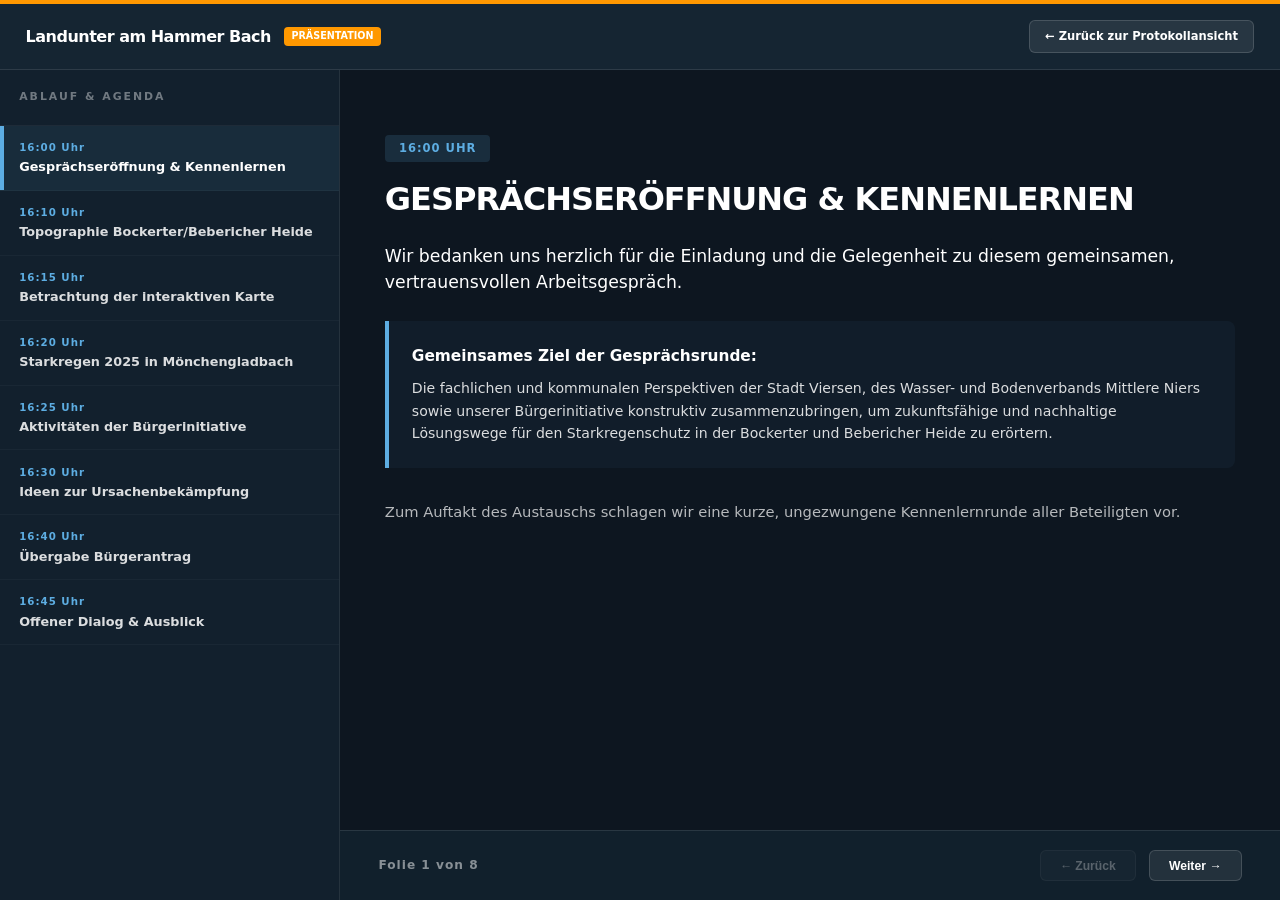
<file: events/2026-08-19_presentation.html>
<!DOCTYPE html>
<html lang="de">
<head>
    <meta charset="UTF-8">
    <meta name="viewport" content="width=device-width, initial-scale=1.0">
    <title>Interaktive Präsentation - Kernteam-Treffen - Landunter am Hammer&nbsp;Bach</title>
    <link rel="stylesheet" href="../style.css">
    <style>
        body.presentation-mode {
            background-color: #0f1a24;
            color: #f5f5f5;
            overflow: hidden;
            font-family: system-ui, -apple-system, sans-serif;
            display: flex;
            flex-direction: column;
            height: 100vh;
            margin: 0;
            padding: 0;
        }

        .pres-header {
            background: #152532;
            border-bottom: 1px solid rgba(255, 255, 255, 0.1);
            padding: 1rem 2rem;
            display: flex;
            justify-content: space-between;
            align-items: center;
            height: 70px;
            box-sizing: border-box;
        }

        .pres-header .logo-group {
            display: flex;
            align-items: center;
            gap: 1rem;
        }

        .pres-header .logo-title {
            font-weight: 900;
            font-size: 1.25rem;
            color: var(--white);
            text-decoration: none;
            letter-spacing: -0.5px;
        }

        .pres-header .logo-badge {
            background-color: var(--accent-color);
            color: var(--white);
            font-size: 0.75rem;
            font-weight: bold;
            padding: 0.2rem 0.6rem;
            border-radius: 4px;
            text-transform: uppercase;
        }

        .pres-header .back-btn {
            background: rgba(255, 255, 255, 0.08);
            color: var(--white);
            text-decoration: none;
            padding: 0.5rem 1.2rem;
            border-radius: 6px;
            font-size: 0.9rem;
            font-weight: bold;
            border: 1px solid rgba(255, 255, 255, 0.15);
            transition: all 0.3s ease;
        }

        .pres-header .back-btn:hover {
            background: var(--white);
            color: var(--primary-color);
        }

        .pres-container {
            display: flex;
            flex: 1;
            height: calc(100vh - 70px);
            overflow: hidden;
        }

        /* Sidebar Navigation */
        .pres-sidebar {
            width: 340px;
            background: #12202d;
            border-right: 1px solid rgba(255, 255, 255, 0.08);
            display: flex;
            flex-direction: column;
            overflow-y: auto;
            box-sizing: border-box;
        }

        .sidebar-title {
            padding: 1.5rem;
            font-size: 0.85rem;
            text-transform: uppercase;
            letter-spacing: 2px;
            color: rgba(255, 255, 255, 0.4);
            font-weight: 700;
            border-bottom: 1px solid rgba(255, 255, 255, 0.05);
        }

        .agenda-list {
            list-style: none;
            padding: 0;
            margin: 0;
            display: flex;
            flex-direction: column;
        }

        .agenda-item {
            padding: 1.1rem 1.5rem;
            border-bottom: 1px solid rgba(255, 255, 255, 0.03);
            cursor: pointer;
            transition: all 0.25s ease;
            display: flex;
            flex-direction: column;
            gap: 0.3rem;
            position: relative;
        }

        .agenda-item::before {
            content: "";
            position: absolute;
            left: 0;
            top: 0;
            bottom: 0;
            width: 4px;
            background-color: transparent;
            transition: all 0.2s ease;
        }

        .agenda-item:hover {
            background: rgba(255, 255, 255, 0.02);
        }

        .agenda-item.active {
            background: rgba(93, 173, 226, 0.08);
        }

        .agenda-item.active::before {
            background-color: var(--secondary-color);
        }

        .agenda-item .time {
            font-size: 0.8rem;
            font-weight: 800;
            color: var(--secondary-color);
            letter-spacing: 1px;
        }

        .agenda-item .title {
            font-size: 1rem;
            font-weight: bold;
            color: rgba(255, 255, 255, 0.85);
            line-height: 1.3;
        }

        .agenda-item.active .title {
            color: var(--white);
        }

        /* Slide View area */
        .pres-slide-view {
            flex: 1;
            background-color: #0d1620;
            display: flex;
            flex-direction: column;
            justify-content: space-between;
            overflow: hidden;
            position: relative;
        }

        .slide-scroller {
            flex: 1;
            overflow-y: auto;
            padding: 3.5rem;
            box-sizing: border-box;
            display: flex;
            align-items: center;
            justify-content: center;
        }

        .slide-content {
            max-width: 960px;
            width: 100%;
            margin: auto;
            display: none;
            animation: fadeIn 0.4s ease forwards;
        }

        .slide-content.active {
            display: block;
        }

        @keyframes fadeIn {
            from { opacity: 0; transform: translateY(15px); }
            to { opacity: 1; transform: translateY(0); }
        }

        /* Slide Typography */
        .slide-time-badge {
            display: inline-block;
            background: rgba(93, 173, 226, 0.15);
            color: var(--secondary-color);
            font-weight: 900;
            padding: 0.4rem 1.1rem;
            border-radius: 4px;
            font-size: 0.9rem;
            letter-spacing: 1px;
            margin-bottom: 1.5rem;
            text-transform: uppercase;
        }

        .slide-title {
            font-size: 2.5rem;
            font-weight: 900;
            color: var(--white);
            margin-top: 0;
            margin-bottom: 2rem;
            line-height: 1.15;
            letter-spacing: -1px;
        }

        .slide-body {
            font-size: 1.2rem;
            line-height: 1.65;
            color: rgba(255, 255, 255, 0.75);
        }

        /* Interactive Elements / Cards */
        .grid-cards {
            display: grid;
            grid-template-columns: repeat(auto-fit, minmax(280px, 1fr));
            gap: 1.5rem;
            margin: 2rem 0;
        }

        .stat-card {
            background: rgba(255, 255, 255, 0.03);
            border: 1px solid rgba(255, 255, 255, 0.08);
            border-radius: 12px;
            padding: 1.8rem;
            text-align: center;
            transition: all 0.3s ease;
        }

        .stat-card:hover {
            transform: translateY(-5px);
            background: rgba(255, 255, 255, 0.05);
            border-color: rgba(255, 255, 255, 0.15);
        }

        .stat-card .value {
            font-size: 3rem;
            font-weight: 900;
            color: var(--accent-color);
            line-height: 1;
            margin-bottom: 0.5rem;
        }

        .stat-card .label {
            font-weight: bold;
            font-size: 1.1rem;
            color: var(--white);
            margin-bottom: 0.5rem;
        }

        .stat-card .desc {
            font-size: 0.95rem;
            color: rgba(255, 255, 255, 0.5);
            line-height: 1.4;
        }

        /* Timeline in presentation */
        .pres-timeline {
            display: flex;
            flex-direction: column;
            gap: 1.5rem;
            margin: 2rem 0;
        }

        .pres-timeline-item {
            display: flex;
            gap: 2rem;
            background: rgba(255, 255, 255, 0.02);
            border: 1px solid rgba(255, 255, 255, 0.06);
            border-radius: 10px;
            padding: 1.5rem;
            align-items: center;
        }

        .pres-timeline-date {
            font-size: 1.3rem;
            font-weight: 900;
            color: var(--accent-color);
            min-width: 110px;
            text-align: right;
            border-right: 2px solid rgba(255, 255, 255, 0.1);
            padding-right: 2rem;
        }

        .pres-timeline-content {
            flex: 1;
        }

        .pres-timeline-title {
            font-size: 1.15rem;
            font-weight: bold;
            color: var(--white);
            margin-bottom: 0.3rem;
        }

        .pres-timeline-desc {
            font-size: 0.95rem;
            color: rgba(255, 255, 255, 0.6);
            line-height: 1.4;
        }

        /* Controls Footer */
        .pres-controls {
            height: 70px;
            background: #11202c;
            border-top: 1px solid rgba(255, 255, 255, 0.1);
            padding: 0 3rem;
            display: flex;
            justify-content: space-between;
            align-items: center;
            box-sizing: border-box;
        }

        .slide-indicator {
            font-size: 0.95rem;
            color: rgba(255, 255, 255, 0.5);
            font-weight: bold;
            letter-spacing: 1px;
        }

        .control-btns {
            display: flex;
            gap: 1rem;
        }

        .control-btn {
            background: rgba(255, 255, 255, 0.08);
            color: var(--white);
            border: 1px solid rgba(255, 255, 255, 0.15);
            padding: 0.6rem 1.5rem;
            border-radius: 6px;
            font-weight: bold;
            font-size: 0.95rem;
            cursor: pointer;
            transition: all 0.3s ease;
            user-select: none;
            display: flex;
            align-items: center;
            gap: 0.5rem;
        }

        .control-btn:hover:not(:disabled) {
            background: var(--white);
            color: var(--primary-color);
        }

        .control-btn:disabled {
            opacity: 0.3;
            cursor: not-allowed;
        }

        /* Map / Image inside Slide */
        .slide-map-container {
            border-radius: 12px;
            overflow: hidden;
            box-shadow: 0 10px 35px rgba(0,0,0,0.4);
            border: 1px solid rgba(255,255,255,0.1);
            margin: 1.5rem auto;
            max-height: 280px;
        }

        .slide-map-container img {
            width: 100%;
            height: auto;
            max-height: 280px;
            object-fit: cover;
            display: block;
        }

        /* Responsive */
        @media (max-width: 900px) {
            body.presentation-mode {
                overflow: auto;
                height: auto;
            }
            .pres-container {
                flex-direction: column;
                height: auto;
                overflow: visible;
            }
            .pres-sidebar {
                width: 100%;
                border-right: none;
                border-bottom: 1px solid rgba(255, 255, 255, 0.1);
                max-height: 200px;
            }
            .slide-scroller {
                padding: 1.5rem;
                height: auto;
            }
            .slide-title {
                font-size: 1.8rem;
            }
            .pres-controls {
                position: fixed;
                bottom: 0;
                left: 0;
                right: 0;
                background: #11202c;
                z-index: 100;
            }
            .pres-slide-view {
                padding-bottom: 70px;
            }
        }
    </style>
</head>
<body class="presentation-mode">

    <!-- Header -->
    <header class="pres-header">
        <div class="logo-group">
            <a href="../index.html" class="logo-title">Landunter am Hammer&nbsp;Bach</a>
            <span class="logo-badge">Präsentation</span>
        </div>
        <a href="2026-08-19.html" class="back-btn">← Zurück zur Protokollansicht</a>
    </header>

    <!-- Container -->
    <div class="pres-container">
        
        <!-- Sidebar Navigation -->
        <aside class="pres-sidebar">
            <div class="sidebar-title">Ablauf &amp; Agenda</div>
            <ul class="agenda-list" id="agenda-nav">
                <li class="agenda-item active" onclick="goToSlide(0)">
                    <span class="time">16:00 Uhr</span>
                    <span class="title">Gesprächseröffnung &amp; Kennenlernen</span>
                </li>
                <li class="agenda-item" onclick="goToSlide(1)">
                    <span class="time">16:10 Uhr</span>
                    <span class="title">Topographie Bockerter/Bebericher Heide</span>
                </li>
                <li class="agenda-item" onclick="goToSlide(2)">
                    <span class="time">16:15 Uhr</span>
                    <span class="title">Betrachtung der interaktiven Karte</span>
                </li>
                <li class="agenda-item" onclick="goToSlide(3)">
                    <span class="time">16:20 Uhr</span>
                    <span class="title">Starkregen 2025 in Mönchengladbach</span>
                </li>
                <li class="agenda-item" onclick="goToSlide(4)">
                    <span class="time">16:25 Uhr</span>
                    <span class="title">Aktivitäten der Bürgerinitiative</span>
                </li>
                <li class="agenda-item" onclick="goToSlide(5)">
                    <span class="time">16:30 Uhr</span>
                    <span class="title">Ideen zur Ursachenbekämpfung</span>
                </li>
                <li class="agenda-item" onclick="goToSlide(6)">
                    <span class="time">16:40 Uhr</span>
                    <span class="title">Übergabe Bürgerantrag</span>
                </li>
                <li class="agenda-item" onclick="goToSlide(7)">
                    <span class="time">16:45 Uhr</span>
                    <span class="title">Offener Dialog &amp; Ausblick</span>
                </li>
            </ul>
        </aside>

        <!-- Slide Content Area -->
        <main class="pres-slide-view">
            <div class="slide-scroller" style="padding: 0;">
                
                <!-- Slide 1 (Gesprächseröffnung) -->
                <section class="slide-content active" style="padding: 3.5rem; max-width: 960px; width: 100%; box-sizing: border-box;">
                    <span class="slide-time-badge">16:00 Uhr</span>
                    <h2 class="slide-title">Gesprächseröffnung &amp; Kennenlernen</h2>
                    <div class="slide-body">
                        <p style="font-size: 1.35rem; margin-bottom: 2rem; color: var(--white); line-height: 1.5;">Wir bedanken uns herzlich für die Einladung und die Gelegenheit zu diesem gemeinsamen, vertrauensvollen Arbeitsgespräch.</p>
                        
                        <div style="background: rgba(93, 173, 226, 0.05); border-left: 4px solid var(--secondary-color); padding: 1.8rem; border-radius: 0 8px 8px 0; margin-bottom: 2.5rem;">
                            <h4 style="margin-top:0; color: var(--white); font-size: 1.2rem; margin-bottom: 0.6rem;">Gemeinsames Ziel der Gesprächsrunde:</h4>
                            <p style="font-size: 1.1rem; line-height: 1.6; margin: 0; color: rgba(255,255,255,0.85);">
                                Die fachlichen und kommunalen Perspektiven der Stadt Viersen, des Wasser- und Bodenverbands Mittlere Niers sowie unserer Bürgerinitiative konstruktiv zusammenzubringen, um zukunftsfähige und nachhaltige Lösungswege für den Starkregenschutz in der Bockerter und Bebericher Heide zu erörtern.
                            </p>
                        </div>

                        <p style="font-size: 1.15rem; color: rgba(255, 255, 255, 0.7); line-height: 1.6;">
                            Zum Auftakt des Austauschs schlagen wir eine kurze, ungezwungene Kennenlernrunde aller Beteiligten vor.
                        </p>
                    </div>
                </section>

                <!-- Slide 2 (Topographie) -->
                <section class="slide-content" style="padding: 3.5rem; max-width: 960px; width: 100%; box-sizing: border-box;">
                    <span class="slide-time-badge">16:10 Uhr</span>
                    <h2 class="slide-title">Topographie Bockerter Heide / Bebericher Heide</h2>
                    <div class="slide-body">
                        <p>Das hydrologische Nadelöhr im Einzugsgebiet des Hammer Bachs:</p>
                        
                        <div class="grid-cards">
                            <div class="stat-card">
                                <div class="value">380 ha</div>
                                <div class="label">Gesamtfläche</div>
                                <div class="desc">Areal der Bockerter und Bebericher Heide</div>
                            </div>
                            <div class="stat-card">
                                <div class="value">30%</div>
                                <div class="label">Versickerung</div>
                                <div class="desc">Geringe Infiltrationsrate aufgrund staunasser Böden</div>
                            </div>
                            <div class="stat-card" style="border-color: rgba(255,152,0,0.3); background: rgba(255,152,0,0.03);">
                                <div class="value">100.000m³</div>
                                <div class="label">Oberflächenabfluss</div>
                                <div class="desc">Ca. 70 % des Regenwassers (bei einem Regenereignis N20 = 38,1 mm/h) fließen der Stadt entgegen</div>
                            </div>
                        </div>

                        <div style="display: flex; gap: 2rem; align-items: center; margin-top: 1.5rem; flex-wrap: wrap;">
                            <div style="flex: 1 1 420px;">
                                <h4 style="color: var(--white); margin-top:0; margin-bottom: 0.5rem;">Die Gefahrenkette:</h4>
                                <ul style="padding-left: 1.5rem; font-size: 1.05rem;">
                                    <li style="margin-bottom: 0.4rem;"><strong>Geologie:</strong> Staunasse Lehmböden verzögern die natürliche Versickerung.</li>
                                    <li style="margin-bottom: 0.4rem;"><strong>Nutzungswandel:</strong> Übergang von Beweidung zu Ackerbau vermindert den Wasserrückhalt.</li>
                                    <li style="margin-bottom: 0.4rem;"><strong>Folgen:</strong> Ungebremster Wassereinstrom entspricht ca. <strong>4.000 Tanklastzügen pro Stunde</strong>, die Oberböden auswaschen und Keller fluten.</li>
                                </ul>
                            </div>
                            <div style="flex: 1 1 480px; border-radius: 12px; overflow: hidden; box-shadow: 0 10px 35px rgba(0,0,0,0.4); border: 1px solid rgba(255,255,255,0.1); height: 600px; min-width: 320px;">
                                <iframe src="https://mapview.hydrotec.de/models/SR-Simulation-KVIE-extremes-Ereignis/?view=51.234502493382365%2C6.387061424813323%2C16.38099702501109" 
                                        width="100%" 
                                        height="100%" 
                                        style="border:0; width: 100%; height: 100%; display: block;" 
                                        allowfullscreen 
                                        loading="lazy">
                                </iframe>
                            </div>
                        </div>
                    </div>
                </section>

                <!-- Slide 3 (Interactive Map Slide) -->
                <section class="slide-content" style="position: absolute; top: 0; left: 0; right: 0; bottom: 0; width: 100% !important; height: 100% !important; max-width: 100% !important; margin: 0 !important; padding: 0 !important; box-sizing: border-box; z-index: 10;">
                    <iframe src="https://www.google.com/maps/d/embed?mid=1zI5TZLPnkvZZz7XBv1J86oBr6wQeuv0&noprof=1" 
                            width="100%" 
                            height="100%" 
                            style="border:0; width: 100%; height: 100%; display: block; margin: 0; padding: 0;" 
                            allowfullscreen 
                            loading="lazy">
                    </iframe>
                </section>

                <!-- Slide 4 (Starkregen 2025) -->
                <section class="slide-content" style="padding: 3.5rem; max-width: 960px; width: 100%; box-sizing: border-box;">
                    <span class="slide-time-badge">16:20 Uhr</span>
                    <h2 class="slide-title">Starkregen 2025 in Mönchengladbach</h2>
                    <div class="slide-body">
                        <p style="font-size: 1.3rem; margin-bottom: 1.8rem; color: var(--white);">Auswirkung auf Oberbeberich &ndash; Ein realer Ausblick:</p>
                        <p>Das extreme Starkregenereignis des Jahres 2025 im direkt benachbarten Mönchengladbach dient uns als konkreter und drängender Anschauungsunterricht:</p>
                        
                        <div style="display: flex; gap: 2rem; margin-top: 2rem; flex-wrap: wrap; align-items: stretch;">
                            <div style="flex: 1 1 350px; background: rgba(255, 255, 255, 0.02); border: 1px solid rgba(255, 255, 255, 0.08); padding: 1.5rem; border-radius: 8px;">
                                <h4 style="color: var(--accent-color); margin-top: 0; margin-bottom: 0.5rem;">Beobachtungen &amp; Erkenntnisse:</h4>
                                <ul style="padding-left: 1.2rem; font-size: 1.05rem; margin-bottom: 0;">
                                    <li style="margin-bottom: 0.6rem;">Massive Überflutungen in topographischen Senken, ähnlich der Rinnenlandschaft Oberbeberich.</li>
                                    <li style="margin-bottom: 0.6rem;">Überlastung herkömmlicher kommunaler Kanalsysteme bei solch extremen Niederschlagswerten.</li>
                                    <li style="margin-bottom: 0.6rem;">Enorme Schäden an der Bausubstanz durch schlagartige, unkontrollierte Wassereinbrüche.</li>
                                </ul>
                            </div>
                            <div style="flex: 1 1 350px; background: rgba(255, 255, 255, 0.02); border: 1px solid rgba(255, 255, 255, 0.08); padding: 1.5rem; border-radius: 8px; display: flex; flex-direction: column; justify-content: center; border-left: 4px solid var(--secondary-color);">
                                <h4 style="color: var(--white); margin-top: 0; margin-bottom: 0.5rem;">Relevanz für diesen Termin:</h4>
                                <p style="font-size: 1.05rem; margin-bottom: 0; line-height: 1.5;">Die Simulationen verdeutlichen, dass Oberbeberich bei einer ähnlichen Unwetterzelle vor enormen, existentiellen Herausforderungen steht. Dezentrale Rückhaltesysteme in der Heide sind der einzig wirksame Schutz, um die Abflussspitzen vor dem Erreichen der Bebauung abzufangen.</p>
                            </div>
                        </div>
                    </div>
                </section>

                <!-- Slide 5 (BI-Aktivitäten) -->
                <section class="slide-content" style="padding: 3.5rem; max-width: 960px; width: 100%; box-sizing: border-box;">
                    <span class="slide-time-badge">16:25 Uhr</span>
                    <h2 class="slide-title">Aktivitäten der Bürgerinitiative</h2>
                    <div class="slide-body">
                        <p>Ein Rückblick auf die bisherigen, gemeinsam erreichten Meilensteine:</p>
                        
                        <div style="display: flex; flex-direction: column; gap: 2rem; margin-top: 1.5rem;">
                            <!-- Milestone 1 -->
                            <div style="display: flex; flex-direction: column; gap: 0.5rem; background: rgba(255,255,255,0.01); border: 1px solid rgba(255,255,255,0.04); padding: 1.2rem 1.5rem; border-radius: 12px;">
                                <div style="font-size: 0.9rem; font-weight: 900; color: var(--secondary-color); letter-spacing: 1px; text-transform: uppercase;">21. Juni 2026</div>
                                <div style="display: flex; gap: 2rem; align-items: flex-start; flex-wrap: wrap;">
                                    <div style="width: 280px; flex-shrink: 0; overflow: hidden; border-radius: 8px; border: 1px solid rgba(255,255,255,0.1);">
                                        <img src="../images/2026-06-21_12-05_small.webp" alt="Auftaktveranstaltung" style="width: 100%; height: auto; display: block;" />
                                    </div>
                                    <div style="flex: 1; min-width: 250px;">
                                        <h4 style="font-size: 1.2rem; font-weight: bold; color: var(--white); margin-top: 0; margin-bottom: 0.5rem;">Auftakt am Bockerter Busch</h4>
                                        <p style="font-size: 1rem; color: rgba(255, 255, 255, 0.7); line-height: 1.5; margin: 0;">Erfolgreicher Auftakt unter reger Bürgerbeteiligung. Vorstellung hydrodynamischer Modelle und Definition der Sorgenfelder.</p>
                                    </div>
                                </div>
                            </div>

                            <!-- Milestone 2 -->
                            <div style="display: flex; flex-direction: column; gap: 0.5rem; background: rgba(255,255,255,0.01); border: 1px solid rgba(255,255,255,0.04); padding: 1.2rem 1.5rem; border-radius: 12px;">
                                <div style="font-size: 0.9rem; font-weight: 900; color: var(--secondary-color); letter-spacing: 1px; text-transform: uppercase;">02. Juli 2026</div>
                                <div style="display: flex; gap: 2rem; align-items: flex-start; flex-wrap: wrap;">
                                    <div style="width: 280px; flex-shrink: 0; overflow: hidden; border-radius: 8px; border: 1px solid rgba(255,255,255,0.1);">
                                        <img src="../images/2026-07-22_rheinische-post.webp" alt="Ortstermin & Presseecho" style="width: 100%; height: auto; display: block;" />
                                    </div>
                                    <div style="flex: 1; min-width: 250px;">
                                        <h4 style="font-size: 1.2rem; font-weight: bold; color: var(--white); margin-top: 0; margin-bottom: 0.5rem;">Großer öffentlicher Ortstermin</h4>
                                        <p style="font-size: 1rem; color: rgba(255, 255, 255, 0.7); line-height: 1.5; margin: 0;">Treffen am Regenrückhaltebecken Schmaler Weg (RRB II) mit Vertretern aus Politik, Behörden und Verbänden sowie der Presse.</p>
                                    </div>
                                </div>
                            </div>

                            <!-- Milestone 3 -->
                            <div style="display: flex; flex-direction: column; gap: 0.5rem; background: rgba(255,255,255,0.01); border: 1px solid rgba(255,255,255,0.04); padding: 1.2rem 1.5rem; border-radius: 12px;">
                                <div style="font-size: 0.9rem; font-weight: 900; color: var(--secondary-color); letter-spacing: 1px; text-transform: uppercase;">22. Juli 2026</div>
                                <div style="display: flex; gap: 2rem; align-items: flex-start; flex-wrap: wrap;">
                                    <div style="width: 280px; flex-shrink: 0; overflow: hidden; border-radius: 8px; border: 1px solid rgba(255,255,255,0.1);">
                                        <img src="../images/2026-07-22.webp" alt="Kreisgespräch" style="width: 100%; height: auto; display: block;" />
                                    </div>
                                    <div style="flex: 1; min-width: 250px;">
                                        <h4 style="font-size: 1.2rem; font-weight: bold; color: var(--white); margin-top: 0; margin-bottom: 0.5rem;">Erstgespräch mit Kreisbehörden</h4>
                                        <p style="font-size: 1rem; color: rgba(255, 255, 255, 0.7); line-height: 1.5; margin: 0;">Gesprächsrunde mit der Unteren Wasserbehörde und Unteren Naturschutzbehörde zur Abstimmung von Sofortmaßnahmen.</p>
                                    </div>
                                </div>
                            </div>
                        </div>
                    </div>
                </section>

                <!-- Slide 6 (Ideen) -->
                <section class="slide-content" style="padding: 3.5rem; max-width: 960px; width: 100%; box-sizing: border-box;">
                    <span class="slide-time-badge">16:30 Uhr</span>
                    <h2 class="slide-title">Ideen zur Ursachenbekämpfung</h2>
                    <div class="slide-body">
                        <p style="margin-bottom: 2rem;">Gemeinsame Ansätze zur Entlastung des Hammer Bachs und Schutz der Heide-Landschaft:</p>
                        
                        <div class="grid-cards" style="grid-template-columns: repeat(2, 1fr); gap: 1.2rem;">
                            <div style="background: rgba(255,255,255,0.02); border: 1px solid rgba(255,255,255,0.06); padding: 1.5rem; border-radius: 10px;">
                                <h4 style="color: var(--white); margin-top: 0; margin-bottom: 0.5rem; display: flex; align-items: center; gap: 0.5rem;"><span>🏡</span> Selbsthilfe &amp; Schutz</h4>
                                <ul style="padding-left: 1.2rem; font-size: 0.95rem; margin: 0; color: rgba(255,255,255,0.75);">
                                    <li>Privater Objektschutz (Kellerschächte abdichten)</li>
                                    <li>Dezentrale Errichtung von Sandsackbarrieren</li>
                                    <li>Eigenverantwortliche, naturnahe Landschaftspflege</li>
                                </ul>
                            </div>
                            <div style="background: rgba(255,255,255,0.02); border: 1px solid rgba(255,255,255,0.06); padding: 1.5rem; border-radius: 10px;">
                                <h4 style="color: var(--white); margin-top: 0; margin-bottom: 0.5rem; display: flex; align-items: center; gap: 0.5rem;"><span>🚜</span> Naturnahe Landwirtschaft</h4>
                                <ul style="padding-left: 1.2rem; font-size: 0.95rem; margin: 0; color: rgba(255,255,255,0.75);">
                                    <li>Anlage von Feldhecken zur Bremsschranke</li>
                                    <li>Erosionsmindernde, konturnahe Bodenbearbeitung</li>
                                    <li>Vertragsnaturschutz &amp; Anlage von Streuobstwiesen</li>
                                </ul>
                            </div>
                            <div style="background: rgba(255,255,255,0.02); border: 1px solid rgba(255,255,255,0.06); padding: 1.5rem; border-radius: 10px;">
                                <h4 style="color: var(--white); margin-top: 0; margin-bottom: 0.5rem; display: flex; align-items: center; gap: 0.5rem;"><span>🛣️</span> Versickerungsfähige Wege</h4>
                                <ul style="padding-left: 1.2rem; font-size: 0.95rem; margin: 0; color: rgba(255,255,255,0.75);">
                                    <li>Entsiegelung überflüssig asphaltierter Feldwege</li>
                                    <li>Einführung sickerungsfähiger Schotterdecken</li>
                                    <li>Reduktion reißender Fließkanäle auf Wegen</li>
                                </ul>
                            </div>
                            <div style="background: rgba(255,255,255,0.02); border: 1px solid rgba(255,255,255,0.06); padding: 1.5rem; border-radius: 10px;">
                                <h4 style="color: var(--white); margin-top: 0; margin-bottom: 0.5rem; display: flex; align-items: center; gap: 0.5rem;"><span>🎓</span> Wissenschaft &amp; AK</h4>
                                <ul style="padding-left: 1.2rem; font-size: 0.95rem; margin: 0; color: rgba(255,255,255,0.75);">
                                    <li>IWW RWTH Aachen Starkregen-Masterarbeit</li>
                                    <li>Anregung gemäß Gemeindeordnung § 24</li>
                                    <li><strong>Gründung Arbeitskreis</strong> (Stadt, Kreis, BI, LWK)</li>
                                </ul>
                            </div>
                        </div>
                    </div>
                </section>

                <!-- Slide 7 (Bürgerantrag) -->
                <section class="slide-content" style="padding: 3.5rem; max-width: 960px; width: 100%; box-sizing: border-box;">
                    <span class="slide-time-badge">16:40 Uhr</span>
                    <h2 class="slide-title">Übergabe Bürgerantrag gemäß § 24 GO NRW</h2>
                    <div class="slide-body">
                        <p style="font-size: 1.3rem; margin-bottom: 2rem; color: var(--white);">Ein wichtiger Meilenstein unserer Zusammenarbeit:</p>
                        
                        <div style="background: rgba(93, 173, 226, 0.05); border-left: 5px solid var(--secondary-color); padding: 2rem; border-radius: 0 10px 10px 0; margin-bottom: 2.5rem;">
                            <h4 style="margin-top: 0; color: var(--white); font-size: 1.25rem; margin-bottom: 0.8rem;">Impulse des Bürgerantrags:</h4>
                            <p style="font-size: 1.1rem; line-height: 1.6; margin-bottom: 0; color: rgba(255,255,255,0.85);">
                                Der ausgearbeitete Bürgerantrag dient als formaler Impuls und rechtliche Grundlage (gemäß § 24 GO NRW), um verbesserte und naturnahe Starkregenschutzmaßnahmen partnerschaftlich voranzutreiben. Unser gemeinsames Ziel ist es, die Etablierung des vorgeschlagenen <strong>Arbeitskreises Starkregenschutz</strong> anzustoßen, um zukünftige Planungen von Stadt, Kreis, Verband, Landwirten und Bürgern eng abzustimmen.
                            </p>
                        </div>
                        
                        <p style="font-size: 1.1rem; color: rgba(255,255,255,0.6);">
                            Mit der Übergabe an Bürgermeister Hopp leiten wir gemeinsam das offizielle kommunalpolitische Verfahren ein, um dem Starkregenschutz dauerhaft die notwendige Priorität zu verleihen.
                        </p>
                    </div>
                </section>

                <!-- Slide 8 (Offener Dialog) -->
                <section class="slide-content" style="padding: 3.5rem; max-width: 960px; width: 100%; box-sizing: border-box;">
                    <span class="slide-time-badge">16:45 Uhr</span>
                    <h2 class="slide-title">Offener Dialog &amp; Ausblick</h2>
                    <div class="slide-body">
                        <p style="font-size: 1.35rem; color: var(--white); margin-bottom: 2rem;">Gemeinsame Perspektiven &amp; Nächste Schritte:</p>
                        
                        <div class="grid-cards">
                            <div style="background: rgba(255,255,255,0.02); border: 1px solid rgba(255,255,255,0.06); padding: 1.5rem; border-radius: 8px;">
                                <h4 style="color: var(--secondary-color); margin-top:0; margin-bottom: 0.5rem;">Perspektive der Stadt Viersen</h4>
                                <p style="font-size: 1rem; line-height: 1.5; color: rgba(255,255,255,0.7);">Gemeinsamer Austausch mit <strong>Bürgermeister Hopp</strong> zu den administrativen Schritten und der Etablierung des Arbeitskreises.</p>
                            </div>
                            <div style="background: rgba(255,255,255,0.02); border: 1px solid rgba(255,255,255,0.06); padding: 1.5rem; border-radius: 8px;">
                                <h4 style="color: var(--secondary-color); margin-top:0; margin-bottom: 0.5rem;">Perspektive des Verbands</h4>
                                <p style="font-size: 1rem; line-height: 1.5; color: rgba(255,255,255,0.7);">Gedankenaustausch mit dem <strong>Geschäftsführer des Wasser- und Bodenverbands Mittlere Niers</strong> zu hydrologischen Handlungsspielräumen, dezentralen Rückhaltemöglichkeiten und Kooperationen.</p>
                            </div>
                            <div style="background: rgba(255,255,255,0.02); border: 1px solid rgba(255,255,255,0.06); padding: 1.5rem; border-radius: 8px;">
                                <h4 style="color: var(--secondary-color); margin-top:0; margin-bottom: 0.5rem;">Gemeinsame Wege</h4>
                                <p style="font-size: 1rem; line-height: 1.5; color: rgba(255,255,255,0.7);">Vereinbarung konkreter nächster Abstimmungen und Vorbereitung des ersten offiziellen Termins für den Arbeitskreis.</p>
                            </div>
                        </div>

                        <p style="text-align: center; color: var(--accent-color); font-weight: bold; font-size: 1.25rem; margin-top: 2rem;">
                            Vielen Dank für die offene, lösungsorientierte und konstruktive Zusammenarbeit!
                        </p>
                    </div>
                </section>

            </div>

            <!-- Controls Footer -->
            <footer class="pres-controls">
                <div class="slide-indicator" id="slide-num">Folie 1 von 8</div>
                <div class="control-btns">
                    <button class="control-btn" id="prev-btn" onclick="prevSlide()" disabled>← Zurück</button>
                    <button class="control-btn" id="next-btn" onclick="nextSlide()">Weiter →</button>
                </div>
            </footer>
        </main>

    </div>

    <!-- Presentation Navigation Script -->
    <script>
        let currentSlideIdx = 0;
        const slides = document.querySelectorAll('.slide-content');
        const navItems = document.querySelectorAll('.agenda-item');
        const totalSlides = slides.length;
        
        const slideNumEl = document.getElementById('slide-num');
        const prevBtn = document.getElementById('prev-btn');
        const nextBtn = document.getElementById('next-btn');

        function updateControls() {
            // Update indicator
            slideNumEl.textContent = `Folie ${currentSlideIdx + 1} von ${totalSlides}`;
            
            // Enable/disable buttons
            prevBtn.disabled = currentSlideIdx === 0;
            nextBtn.disabled = currentSlideIdx === totalSlides - 1;
            
            // Update active state in sidebar navigation
            navItems.forEach((item, idx) => {
                if (idx === currentSlideIdx) {
                    item.classList.add('active');
                    // Scroll item into view smoothly in sidebar
                    item.scrollIntoView({ behavior: 'smooth', block: 'nearest' });
                } else {
                    item.classList.remove('active');
                }
            });
        }

        function goToSlide(idx) {
            if (idx < 0 || idx >= totalSlides) return;
            
            // Hide previous active slide
            slides[currentSlideIdx].classList.remove('active');
            
            // Show new active slide
            currentSlideIdx = idx;
            slides[currentSlideIdx].classList.add('active');
            
            updateControls();
        }

        function nextSlide() {
            if (currentSlideIdx < totalSlides - 1) {
                goToSlide(currentSlideIdx + 1);
            }
        }

        function prevSlide() {
            if (currentSlideIdx > 0) {
                goToSlide(currentSlideIdx - 1);
            }
        }

        // Support arrow keys navigation
        document.addEventListener('keydown', function(event) {
            if (event.key === 'ArrowRight' || event.key === ' ' || event.key === 'PageDown') {
                nextSlide();
            } else if (event.key === 'ArrowLeft' || event.key === 'PageUp') {
                prevSlide();
            }
        });
        
        // Run once on load to initialize correct totals dynamically
        updateControls();
    </script>
</body>
</html>
</file>
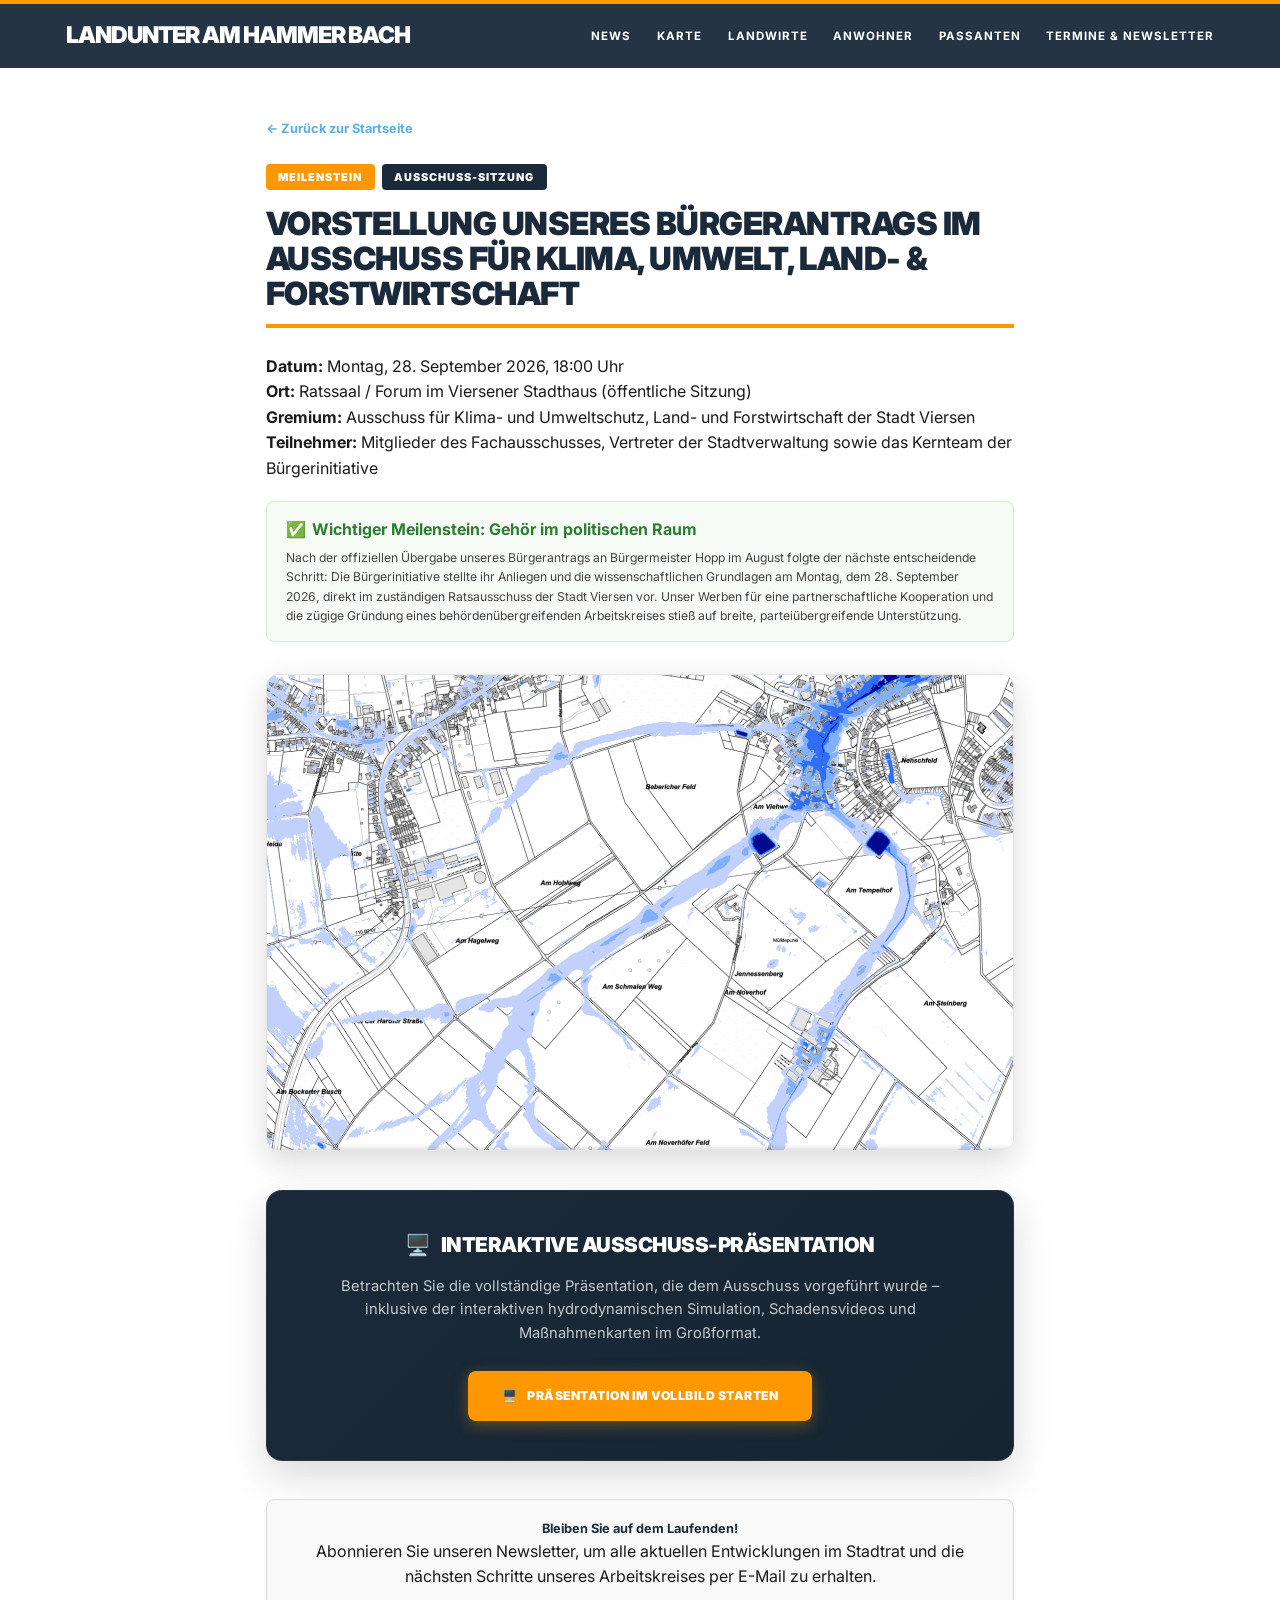
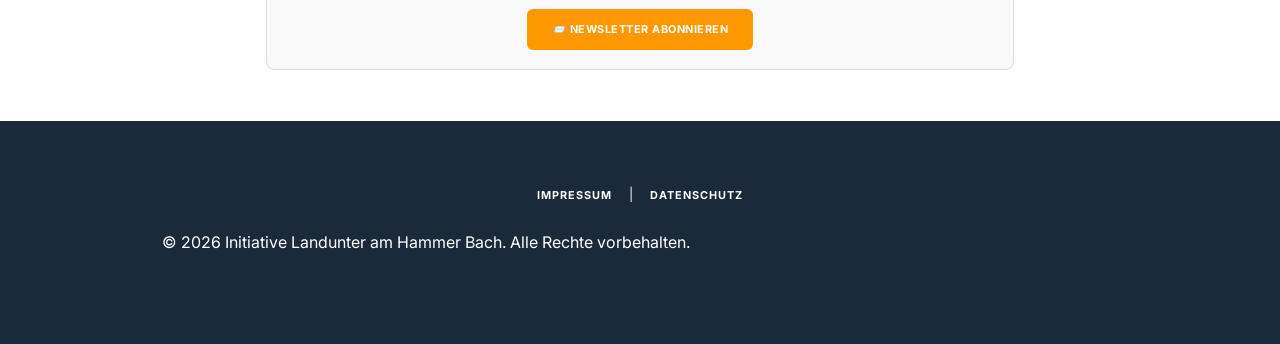
<file: events/2026-09-28.html>
<!DOCTYPE html>
<html lang="de">
<head>
    <meta charset="UTF-8">
    <meta name="viewport" content="width=device-width, initial-scale=1.0">
    <title>Meilenstein - Vorstellung des Bürgerantrags im Ausschuss für Klima, Umwelt, Land- &amp; Forstwirtschaft - Landunter am Hammer&nbsp;Bach</title>
    <link rel="stylesheet" href="../style.css">
    <script src="../header.js"></script>
</head>
<body class="legal-page">
    <header>
        <nav>
            <div class="logo"><a href="../index.html">Landunter am Hammer&nbsp;Bach</a></div>
            <ul>
                <li><a href="../index.html#news">News</a></li>
                <li><a href="../karte.html">Karte</a></li>
                <li><a href="../index.html#landwirte">Landwirte</a></li>
                <li><a href="../index.html#anwohner">Anwohner</a></li>
                <li><a href="../index.html#passanten">Passanten</a></li>
            </ul>
        </nav>
    </header>

    <main class="legal-container">
        <a href="../index.html" class="back-link">← Zurück zur Startseite</a>
        
        <div style="display: flex; gap: 0.5rem; margin-bottom: 1.2rem; flex-wrap: wrap;">
            <div style="display: inline-block; background-color: var(--accent-color); color: var(--white); padding: 0.4rem 1rem; border-radius: 4px; font-weight: 900; font-size: 0.85rem; text-transform: uppercase; letter-spacing: 1px;">Meilenstein</div>
            <div style="display: inline-block; background-color: var(--primary-color); color: var(--white); padding: 0.4rem 1rem; border-radius: 4px; font-weight: 900; font-size: 0.85rem; text-transform: uppercase; letter-spacing: 1px;">Ausschuss-Sitzung</div>
        </div>
        <h1 style="margin-top: 0;">Vorstellung unseres Bürgerantrags im Ausschuss für Klima, Umwelt, Land- &amp; Forstwirtschaft</h1>
        
        <p><strong>Datum:</strong> Montag, 28. September 2026, 18:00 Uhr<br>
        <strong>Ort:</strong> Ratssaal / Forum im Viersener Stadthaus (öffentliche Sitzung)<br>
        <strong>Gremium:</strong> Ausschuss für Klima- und Umweltschutz, Land- und Forstwirtschaft der Stadt Viersen<br>
        <strong>Teilnehmer:</strong> Mitglieder des Fachausschusses, Vertreter der Stadtverwaltung sowie das Kernteam der Bürgerinitiative</p>

        <!-- Information Box -->
        <div style="background: rgba(76, 175, 80, 0.05); padding: 1.2rem 1.5rem; border-radius: 8px; border: 1px solid rgba(76, 175, 80, 0.2); font-size: 0.95rem; line-height: 1.6; margin: 1.5rem 0; color: #444;">
            <p style="margin: 0; font-weight: bold; color: #2e7d32; margin-bottom: 0.4rem; display: flex; align-items: center; gap: 0.5rem;">
                <span>✅</span> Wichtiger Meilenstein: Gehör im politischen Raum
            </p>
            Nach der offiziellen Übergabe unseres Bürgerantrags an Bürgermeister Hopp im August folgte der nächste entscheidende Schritt: Die Bürgerinitiative stellte ihr Anliegen und die wissenschaftlichen Grundlagen am Montag, dem 28. September 2026, direkt im zuständigen Ratsausschuss der Stadt Viersen vor. Unser Werben für eine partnerschaftliche Kooperation und die zügige Gründung eines behördenübergreifenden Arbeitskreises stieß auf breite, parteiübergreifende Unterstützung.
        </div>

        <!-- Featured Topography Image -->
        <div style="max-width: 100%; border-radius: 12px; overflow: hidden; box-shadow: var(--shadow); margin: 2.5rem 0; border: 1px solid rgba(0,0,0,0.1);">
            <img src="../images/2026-06-24_10-30-33_topographie-bockerter-heide.webp" alt="Topographie und Einzugsgebiet Bockerter Heide / Oberbeberich" style="width: 100%; height: auto; display: block;" />
        </div>

        <!-- Interactive Slides Presentation Launch Block -->
        <div style="background: linear-gradient(135deg, var(--primary-color) 0%, #152532 100%); padding: 3rem 2.5rem; border-radius: 16px; border: 1px solid rgba(255,255,255,0.06); margin: 3rem 0; box-shadow: 0 15px 40px rgba(0,0,0,0.15); text-align: center;">
            <p style="margin-top: 0; color: var(--white); font-weight: 900; font-size: 1.6rem; margin-bottom: 1rem; display: flex; align-items: center; justify-content: center; gap: 0.8rem; letter-spacing: -0.5px; text-transform: uppercase;">
                <span>🖥️</span> Interaktive Ausschuss-Präsentation
            </p>
            <p style="color: rgba(255,255,255,0.75); font-size: 1.15rem; max-width: 650px; margin: 0 auto 2rem; line-height: 1.6;">Betrachten Sie die vollständige Präsentation, die dem Ausschuss vorgeführt wurde &ndash; inklusive der interaktiven hydrodynamischen Simulation, Schadensvideos und Maßnahmenkarten im Großformat.</p>
            <a href="2026-09-28_presentation.html" class="cta-button" style="background-color: var(--accent-color); color: var(--white); border: 2px solid var(--accent-color); display: inline-flex; align-items: center; gap: 0.8rem; padding: 1.1rem 2.5rem; font-weight: 900; border-radius: 8px; text-decoration: none; text-transform: uppercase; font-size: 0.95rem; letter-spacing: 0.5px; transition: all 0.3s; box-shadow: 0 4px 15px rgba(255, 152, 0, 0.35);" onmouseover="this.style.backgroundColor='var(--white)'; this.style.borderColor='var(--white)'; this.style.color='var(--primary-color)'; this.style.transform='translateY(-2px)';" onmouseout="this.style.backgroundColor='var(--accent-color)'; this.style.borderColor='var(--accent-color)'; this.style.color='var(--white)';">
                <span>🖥️</span> Präsentation im Vollbild starten
            </a>
        </div>

        <div style="background: #f9f9f9; padding: 1.5rem; border-radius: 8px; margin-top: 2rem; text-align: center; border: 1px solid #ddd;">
            <h4 style="margin-top:0; color: var(--primary-color);">Bleiben Sie auf dem Laufenden!</h4>
            <p style="margin-bottom: 1.5rem;">Abonnieren Sie unseren Newsletter, um alle aktuellen Entwicklungen im Stadtrat und die nächsten Schritte unseres Arbeitskreises per E-Mail zu erhalten.</p>
            <a href="../index.html#support" class="cta-button" style="background-color: var(--accent-color); color: var(--white); border: 2px solid var(--accent-color); display: inline-block; padding: 0.8rem 1.8rem; font-weight: bold; border-radius: 6px; text-decoration: none; text-transform: uppercase; font-size: 0.85rem; letter-spacing: 0.5px;">📨 Newsletter abonnieren</a>
        </div>
    </main>

    <footer>
        <div class="footer-links">
            <a href="../impressum.html">Impressum</a> | 
            <a href="../datenschutz.html">Datenschutz</a>
        </div>
        <p>&copy; 2026 Initiative Landunter am Hammer&nbsp;Bach. Alle Rechte vorbehalten.</p>
    </footer>
</body>
</html>
</file>
<file: style.css>
@import url('https://fonts.googleapis.com/css2?family=Inter:wght@400;700;900&display=swap');

:root {
    --primary-color: #1a2a3a;
    --secondary-color: #5dade2; /* Light Blue */
    --accent-color: #ff9800;    /* Orange */
    --bg-color: #ffffff;
    --text-color: #1a1a1a;
    --white: #ffffff;
    --overlay: rgba(255, 255, 255, 0.85);
    --shadow: 0 10px 30px rgba(0, 0, 0, 0.15);
}

* {
    box-sizing: border-box;
    margin: 0;
    padding: 0;
}

html {
    scroll-behavior: smooth;
    font-size: 80%; /* Scale all text down by 20% globally */
}

body {
    font-family: 'Inter', sans-serif;
    line-height: 1.5;
    color: var(--text-color);
    background-color: var(--bg-color);
    overflow-x: hidden;
}

/* Header & Nav */
header {
    background-color: rgba(26, 42, 58, 0.95);
    backdrop-filter: blur(10px);
    color: var(--white);
    padding: 1.5rem 0;
    position: sticky;
    top: 0;
    z-index: 1000;
    border-top: 4px solid var(--accent-color);
}

nav {
    max-width: 1200px;
    margin: 0 auto;
    display: flex;
    justify-content: space-between;
    align-items: center;
    padding: 0 2rem;
}

.logo {
    font-size: 1.8rem;
    font-weight: 900;
    letter-spacing: -1px;
    text-transform: uppercase;
    line-height: 1.1; /* Tighter spacing for multi-line logo */
}

.logo a {
    color: inherit;
    text-decoration: none;
    transition: color 0.3s ease;
}

.logo a:hover {
    color: var(--secondary-color);
}

nav ul {
    display: flex;
    list-style: none;
}

nav ul li {
    margin-left: 2rem;
}

nav ul li a {
    color: var(--white);
    text-decoration: none;
    font-weight: 700;
    font-size: 0.9rem;
    text-transform: uppercase;
    letter-spacing: 1px;
    transition: color 0.3s ease;
}

nav ul li a:hover {
    color: var(--secondary-color);
}

/* Main Sections */
section {
    position: relative;
    padding: 8rem 2rem;
    min-height: 80vh;
    display: flex;
    align-items: center;
    justify-content: center;
    scroll-margin-top: 100px; /* Offset for sticky header */
}

#intro {
    padding-top: 4rem; /* Reduced top padding for intro specifically */
}

/* Section Backgrounds (Placeholders) */
#intro { color: var(--white); }

/* Fixed Crossfading Background */
.bg-fixed-container {
    position: fixed;
    top: 0;
    left: 0;
    width: 100%;
    height: 100vh;
    z-index: -1;
    pointer-events: none;
    overflow: hidden;
}

.bg-layer {
    position: absolute;
    top: 0;
    left: 0;
    width: 100%;
    height: 100%;
    background-size: cover;
    background-position: center;
    background-repeat: no-repeat;
    opacity: 0;
    transition: opacity 1.2s ease-in-out;
}

.bg-layer.active {
    opacity: 1;
}

/* Content Boxes */
.content-box {
    position: relative;
    z-index: 2;
    background: var(--overlay);
    backdrop-filter: blur(10px);
    -webkit-backdrop-filter: blur(10px);
    padding: 4rem;
    border-radius: 4px;
    max-width: 1200px;
    width: 100%;
    box-shadow: var(--shadow);
    color: var(--text-color);
}

#intro .content-box {
    background: transparent;
    color: var(--white);
    box-shadow: none;
    text-align: center;
    max-width: 1200px;
    backdrop-filter: none;
    -webkit-backdrop-filter: none;
}

.hero-text {
    margin-bottom: 4rem;
}

.hero-text h1 {
    text-shadow: 0 5px 15px rgba(0,0,0,0.5);
    margin-bottom: 1rem;
}

.hero-text .subtitle {
    font-size: 1.5rem;
    font-weight: 700;
    text-transform: uppercase;
    color: var(--accent-color);
    letter-spacing: 3px;
    display: block;
    margin-bottom: 2rem;
}

.hero-actions {
    margin-top: 3rem;
}

.scroll-link {
    color: var(--white);
    text-decoration: none;
    font-size: 1.2rem;
    font-weight: 700;
    text-transform: uppercase;
    letter-spacing: 2px;
    border-bottom: 2px solid var(--accent-color);
    padding-bottom: 5px;
    transition: all 0.3s ease;
    animation: bounce 2s infinite;
    display: inline-block;
}

.scroll-link:hover {
    color: var(--accent-color);
    border-color: var(--white);
}

@keyframes bounce {
    0%, 20%, 50%, 80%, 100% {transform: translateY(0);}
    40% {transform: translateY(-10px);}
    60% {transform: translateY(-5px);}
}

h1, h2 {
    font-weight: 900;
    text-transform: uppercase;
    letter-spacing: -0.5px;
    line-height: 1.1;
    margin-bottom: 2rem;
}

h1 { font-size: clamp(1.8rem, 5vw, 3.5rem); }
h2 { font-size: clamp(1.6rem, 4vw, 2.5rem); color: var(--primary-color); }

p {
    font-size: 1.25rem;
    margin-bottom: 2rem;
    max-width: 800px;
}

#intro p { margin: 0 auto 3rem; }

/* CTA Portal */
.cta-box {
    margin-top: 6rem;
    background: rgba(255, 255, 255, 0.1);
    backdrop-filter: blur(15px);
    border: 1px solid rgba(255, 255, 255, 0.2);
    padding: 3rem;
    border-radius: 12px;
    color: var(--white);
}

.cta-box p {
    font-size: 1.4rem;
    font-weight: normal;
    text-transform: none;
    letter-spacing: normal;
    margin-bottom: 2rem !important;
}

.cta-links {
    display: flex;
    justify-content: center;
    gap: 2rem;
    flex-wrap: wrap;
}

.cta-button {
    background-color: var(--white);
    color: var(--primary-color);
    padding: 1.2rem 2rem;
    border-radius: 4px;
    text-decoration: none;
    font-weight: 900;
    text-transform: uppercase;
    letter-spacing: 1px;
    transition: all 0.3s ease;
    border: 2px solid transparent;
}

.cta-button:hover {
    background-color: var(--accent-color);
    color: var(--white);
    transform: translateY(-5px);
    box-shadow: 0 10px 20px rgba(255, 152, 0, 0.4);
}

.video-intro {
    margin-top: 4rem;
    text-align: center;
}

.video-intro p {
    font-size: 1.1rem;
    font-weight: 500;
    margin-bottom: 0.5rem !important;
}

.video-intro cite {
    display: block;
    font-size: 0.85rem;
    font-style: normal;
    opacity: 0.8;
    margin-bottom: 2rem;
}

.video-intro cite a {
    color: var(--secondary-color);
    text-decoration: none;
    border-bottom: 1px solid transparent;
    transition: all 0.3s ease;
}

.video-intro cite a:hover {
    color: var(--accent-color);
    border-color: var(--accent-color);
}

.video-container {
    margin: 4rem auto;
    max-width: 1200px;
    background: #000;
    border: none;
    border-radius: 12px;
    aspect-ratio: 16/9;
    box-shadow: 0 30px 60px rgba(0,0,0,0.6);
    overflow: hidden;
    position: relative;
    border: 2px solid rgba(255, 255, 255, 0.1);
}

.video-container iframe {
    position: absolute;
    top: 0;
    left: 0;
    width: 100%;
    height: 100%;
}

/* Target Groups */
.section-intro {
    font-size: 1.5rem;
    font-weight: 700;
    color: var(--secondary-color);
    border-left: 8px solid var(--accent-color);
    padding-left: 1.5rem;
    margin-bottom: 3rem;
}

.bullet-points {
    list-style: none;
    padding-left: calc(8px + 1.5rem); /* Align with text after the intro bar */
}

.bullet-points li {
    font-size: 1.2rem;
    font-weight: 500;
    margin-bottom: 1.5rem;
}

.bullet-points li::before {
    content: '→';
    color: var(--accent-color);
    font-weight: 900;
    margin-right: 0.75rem;
}

.video-placeholder::before {
    content: '▶';
    font-size: 5rem;
    display: block;
    margin-bottom: 1rem;
    color: var(--accent-color);
    animation: pulse 2s infinite;
}

@keyframes pulse {
    0% { transform: scale(1); opacity: 0.8; }
    50% { transform: scale(1.1); opacity: 1; }
    100% { transform: scale(1); opacity: 0.8; }
}

/* Floating Support Button */
.floating-cta {
    position: fixed;
    bottom: 2rem;
    right: 2rem;
    background-color: var(--accent-color);
    color: var(--white);
    padding: 1rem 2rem;
    border-radius: 50px;
    text-decoration: none;
    font-weight: 900;
    text-transform: uppercase;
    letter-spacing: 1px;
    box-shadow: 0 10px 30px rgba(255, 152, 0, 0.4);
    z-index: 1000;
    transition: all 0.3s cubic-bezier(0.175, 0.885, 0.32, 1.275);
}

.floating-cta:hover {
    transform: scale(1.1) translateY(-5px);
    background-color: var(--primary-color);
}

/* Newsletter Section */
#support {
    color: var(--white);
}

#support .content-box {
    background: transparent;
    color: var(--white);
    box-shadow: none;
    text-align: center;
    backdrop-filter: none;
    -webkit-backdrop-filter: none;
}

#support h2 {
    color: var(--white);
}

#support p {
    margin: 0 auto 2rem;
}

#support .section-intro {
    color: var(--secondary-color);
    border-color: var(--accent-color);
}

.calendar-card {
    border-radius: 12px;
    overflow: hidden;
    box-shadow: 0 15px 35px rgba(0,0,0,0.2);
    max-width: 500px;
    margin: 0 auto 3rem;
    margin-bottom: -2em;
    border: 1px solid rgba(255, 255, 255, 0.1);
}

footer {
    background: var(--primary-color);
    color: var(--white);
    padding: 5rem 2rem;
    text-align: center;
    position: relative;
    z-index: 10;
}

/* Responsive */
@media (max-width: 1024px) {
    header { padding: 0.8rem 0; }
    .logo { font-size: 1.3rem; }

    section { padding: 6rem 1rem; }
    .content-box { padding: 2rem 1rem; }
    nav { justify-content: center; padding: 0 1rem; }
    nav ul { display: none; }

    .video-container {
        aspect-ratio: 1;
        margin: 2rem 0;
    }
}

/* Footer Links Styling */
.footer-links {
    margin-bottom: 2rem;
}

.footer-links a {
    color: var(--white);
    text-decoration: none;
    margin: 0 1rem;
    font-weight: 700;
    text-transform: uppercase;
    font-size: 0.85rem;
    letter-spacing: 1px;
    transition: color 0.3s ease;
}

.footer-links a:hover {
    color: var(--secondary-color);
}

/* Legal Pages Styling */
.legal-page header {
    position: static;
}

.legal-container {
    max-width: 800px;
    margin: 4rem auto;
    padding: 0 2rem;
    min-height: calc(100vh - 400px);
}

.legal-container h1 {
    color: var(--primary-color);
    font-size: 2.5rem;
    margin-bottom: 2rem;
    font-weight: 900;
    border-bottom: 4px solid var(--accent-color);
    padding-bottom: 1rem;
}

.legal-container h2 {
    color: var(--primary-color);
    font-size: 1.5rem;
    margin-top: 3rem;
    margin-bottom: 1rem;
    font-weight: 700;
    border-left: 5px solid var(--accent-color);
    padding-left: 1rem;
}

.legal-container h3 {
    color: var(--primary-color);
    font-size: 1.15rem;
    margin-top: 2rem;
    margin-bottom: 0.5rem;
    font-weight: 700;
}

.legal-container p {
    margin-bottom: 1.2rem;
    color: var(--text-color);
    line-height: 1.6;
}

.legal-container ul {
    margin-bottom: 1.5rem;
    padding-left: 2rem;
    list-style-type: square;
}

.legal-container li {
    margin-bottom: 0.5rem;
    line-height: 1.6;
}

.legal-container a {
    color: var(--secondary-color);
    text-decoration: none;
    font-weight: 700;
    transition: color 0.3s ease;
}

.legal-container a:hover {
    color: var(--primary-color);
}

.back-link {
    display: inline-block;
    margin-bottom: 2rem;
    color: var(--primary-color);
    text-decoration: none;
    font-weight: 700;
    transition: color 0.3s ease;
}

.back-link:hover {
    color: var(--secondary-color);
}

/* Dynamic Calendar Custom Styling */
.calendar-widget {
    max-width: 800px;
    margin: 0 auto 4rem;
    text-align: left;
}

.event-card {
    display: flex;
    background: rgba(255, 255, 255, 0.05);
    backdrop-filter: blur(10px);
    border: 1px solid rgba(255, 255, 255, 0.1);
    border-radius: 12px;
    padding: 1.5rem;
    margin-bottom: 1.5rem;
    align-items: flex-start;
    gap: 2rem;
    transition: all 0.3s ease;
    position: relative;
}

.event-card:has(.event-description) {
    cursor: pointer;
}

.event-card:hover {
    transform: translateY(-5px);
    background: rgba(255, 255, 255, 0.08);
    border-color: var(--accent-color);
    box-shadow: 0 15px 35px rgba(0, 0, 0, 0.3);
}

.event-date-badge {
    background: var(--accent-color);
    color: var(--white);
    border-radius: 8px;
    text-align: center;
    width: 80px;
    aspect-ratio: 1 / 1;
    font-weight: 900;
    text-transform: uppercase;
    display: flex;
    flex-direction: column;
    justify-content: center;
    align-items: center;
    flex-shrink: 0;
}

.event-date-badge .day {
    font-size: 2rem;
    line-height: 1;
    display: block;
}

.event-date-badge .month {
    font-size: 0.85rem;
    letter-spacing: 1px;
    display: block;
    margin-top: 5px;
}

.event-details {
    flex-grow: 1;
    color: var(--white);
    padding-right: 1.5rem;
}

.event-title {
    font-size: 1.4rem;
    font-weight: 900;
    margin-bottom: 0.5rem;
    line-height: 1.2;
}

.event-meta {
    font-size: 1rem;
    opacity: 0.8;
    display: flex;
    gap: 1.5rem;
    flex-wrap: wrap;
    margin-bottom: 0.5rem;
}

.event-meta span {
    display: flex;
    align-items: center;
    gap: 0.5rem;
}

.event-meta a {
    color: inherit;
    text-decoration: underline;
    transition: color 0.2s ease;
}

.event-meta a:hover {
    color: var(--accent-color);
}

.event-description {
    font-size: 0.95rem;
    opacity: 0;
    line-height: 1.5;
    overflow: hidden;
    max-height: 0;
    transition: max-height 0.3s ease, opacity 0.3s ease, margin-top 0.3s ease;
}

.event-description p {
    margin-bottom: 0.8rem;
}

.event-description p:last-child {
    margin-bottom: 0;
}

.event-description ul {
    margin-bottom: 0.8rem;
    padding-left: 1.2rem;
    list-style-type: disc;
}

.event-description li {
    margin-bottom: 0.4rem;
}

.event-description a {
    color: var(--secondary-color) !important;
    text-decoration: underline;
    transition: color 0.2s ease;
}

.event-description a:hover {
    color: var(--accent-color) !important;
}

.event-description h1,
.event-description h2,
.event-description h3,
.event-description h4,
.event-description h5,
.event-description h6 {
    color: var(--white);
    margin-top: 1rem;
    margin-bottom: 0.5rem;
    font-weight: 700;
    text-transform: none;
    letter-spacing: normal;
}

.event-description h1 { font-size: 1.3rem; }
.event-description h2 { font-size: 1.2rem; }
.event-description h3 { font-size: 1.1rem; }
.event-description h4, 
.event-description h5, 
.event-description h6 { font-size: 1rem; }

.event-card.unfolded .event-description {
    max-height: 40em;
    opacity: 0.95;
    margin-top: 1rem;
}

.event-toggle-arrow {
    position: absolute;
    top: 1.5rem;
    right: 1.5rem;
    font-size: 1.2rem;
    color: var(--white);
    opacity: 0.5;
    transition: transform 0.3s ease, opacity 0.3s ease;
    pointer-events: none;
}

.event-card.unfolded .event-toggle-arrow {
    transform: rotate(180deg);
    opacity: 0.8;
}

.calendar-fallback-iframe {
    width: 100%;
    height: 350px;
    border: 0;
    border-radius: 12px;
    box-shadow: var(--shadow);
}

/* Minimal Calendar Action Links */
.calendar-actions {
    display: flex;
    flex-direction: row;
    justify-content: center;
    align-items: center;
    font-size: 0.8rem;
    font-weight: 700;
    text-transform: uppercase;
    letter-spacing: 1px;
}

.calendar-actions a {
    color: rgba(255, 255, 255, 0.8);
    text-decoration: none;
    transition: color 0.2s ease;
}

.calendar-actions a:hover {
    color: var(--accent-color);
}

.calendar-actions .dot-separator {
    margin: 0 1rem;
    color: rgba(255, 255, 255, 0.4);
}
@media (max-width: 600px) {
    .event-card {
        flex-direction: column;
        align-items: flex-start;
        gap: 1.2rem;
        padding: 1.2rem;
    }
    .calendar-actions {
        flex-direction: column;
        gap: 0.8rem;
    }
    .calendar-actions .dot-separator {
        display: none;
    }
}

/* Dialog Styles */
#map-dialog {
    border: none;
    padding: 0;
    background: transparent;
    overflow: visible;
    outline: none;
    position: fixed;
    top: 50%;
    left: 50%;
    transform: translate(-50%, -50%);
    margin: 0;
    max-width: 95vw;
    max-height: 95vh;
}

#map-dialog::backdrop {
    background: rgba(0, 0, 0, 0.7);
    backdrop-filter: blur(5px);
}

#map-dialog .dialog-container {
    position: relative;
    display: inline-flex;
    justify-content: center;
    align-items: center;
    max-width: 95vw;
    max-height: 95vh;
}

#map-dialog img {
    max-width: 95vw;
    max-height: 95vh;
    width: auto;
    height: auto;
    display: block;
    box-shadow: 0 20px 50px rgba(0,0,0,0.5);
    border-radius: 12px;
}

.
</file>
